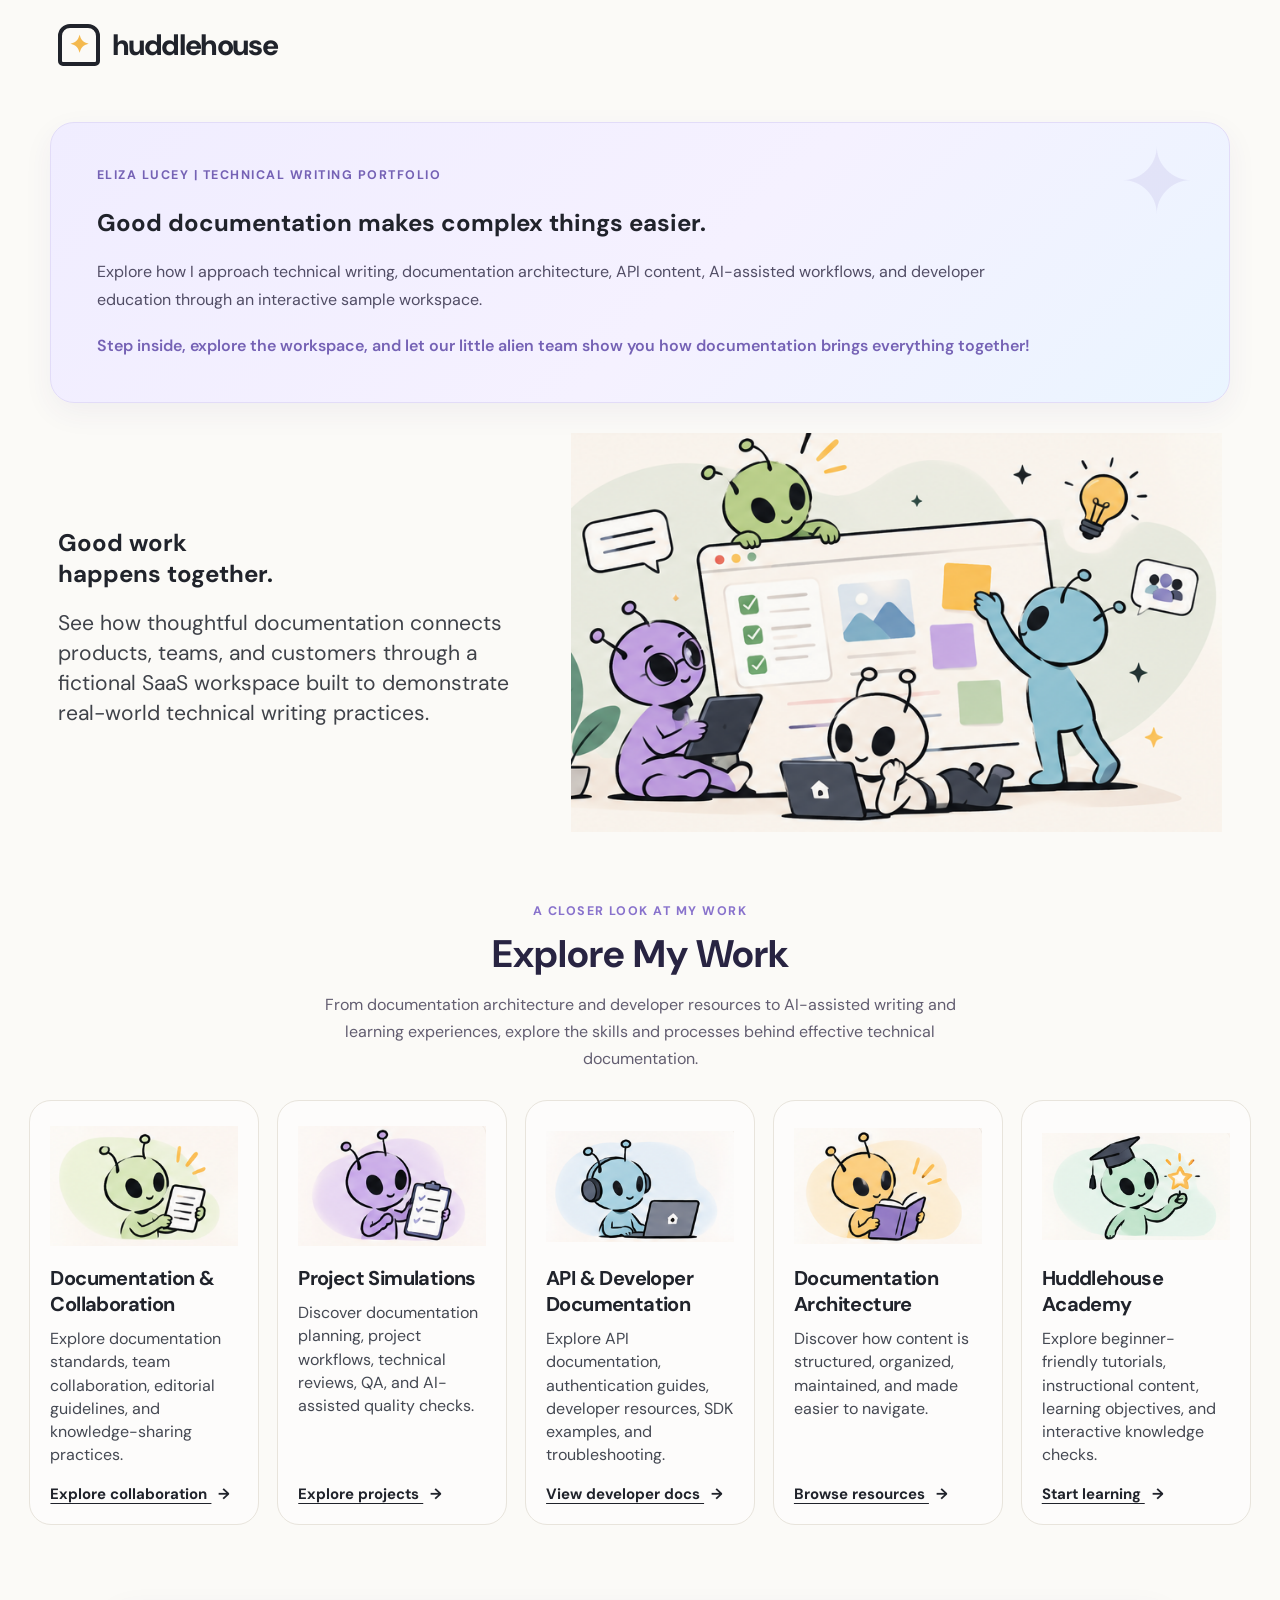
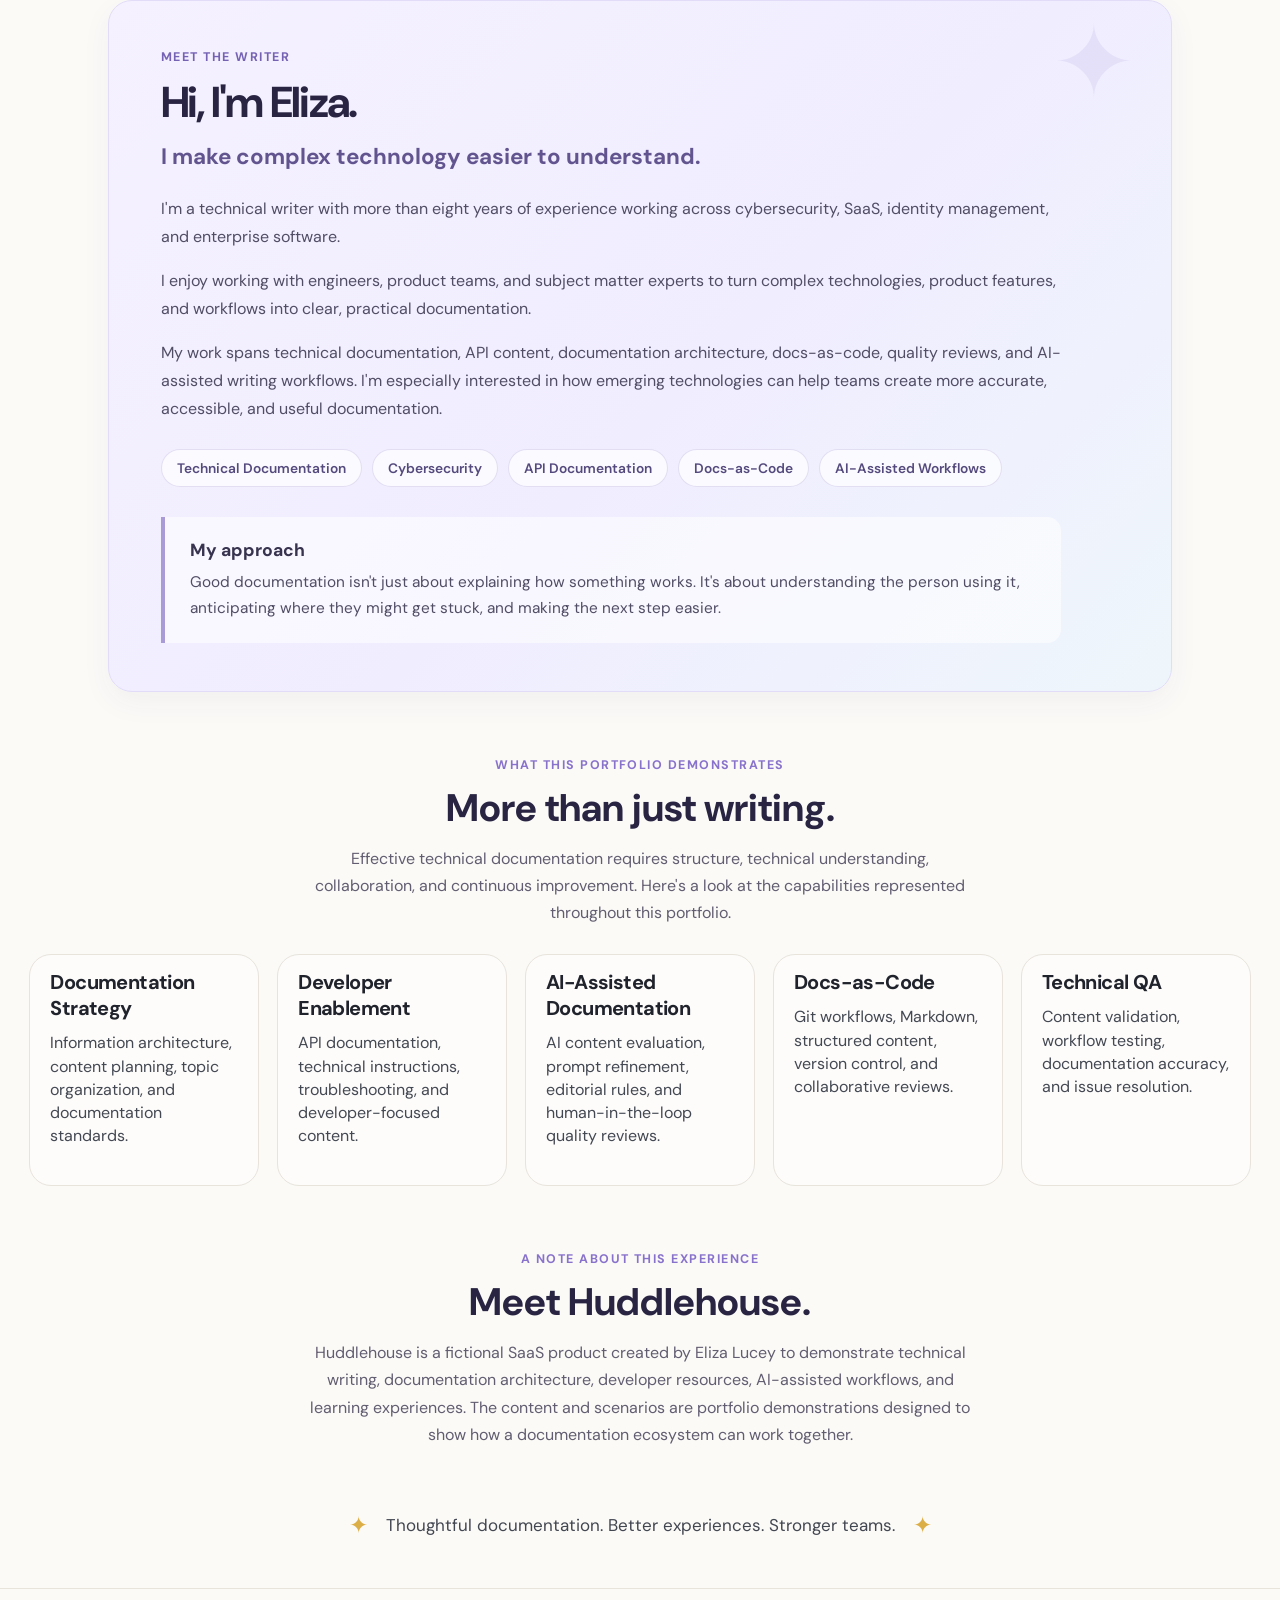
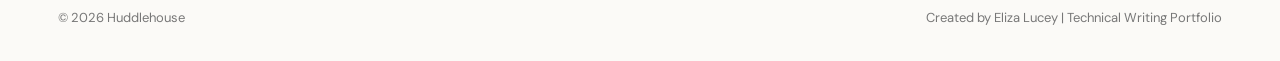
<file: index.html>
<!doctype html>
<html lang="en">
<head>
  <meta charset="utf-8">
  <meta name="viewport" content="width=device-width, initial-scale=1">
  <meta name="description" content="Explore Eliza Lucey's interactive technical writing portfolio featuring documentation architecture, API documentation, docs-as-code, AI-assisted workflows, project simulations, and developer education.">
  <title>Eliza Lucey | Technical Writing Portfolio — Huddlehouse</title>
  <link rel="stylesheet" href="styles.css">
</head>

<body>

  <header class="site-header">
    <a class="brand" href="#top" aria-label="Huddlehouse home">
      <span class="brand-mark" aria-hidden="true">✦</span>
      <span>huddlehouse</span>
    </a>
  </header>

  <main id="top">

    <!-- PORTFOLIO WELCOME -->
    <section class="portfolio-welcome" aria-labelledby="welcome-title">

      <div class="portfolio-welcome-content">

        <p class="eyebrow">ELIZA LUCEY | TECHNICAL WRITING PORTFOLIO</p>

        <h1 id="welcome-title">
          Good documentation makes complex things easier.
        </h1>

        <p>
          Explore how I approach technical writing, documentation
          architecture, API content, AI-assisted workflows, and
          developer education through an interactive sample workspace.
        </p>

        <p class="portfolio-signoff">
          Step inside, explore the workspace, and let our little
          alien team show you how documentation brings everything together!
        </p>

      </div>
    </section>


    <!-- MAIN HERO -->
    <section class="hero" aria-labelledby="hero-title">

      <div class="hero-copy">

        <p class="eyebrow">INSIDE THE HUDDLEHOUSE WORKSPACE</p>

        <h2 id="hero-title">
          Good work<br>happens together.
        </h2>

        <p class="hero-description">
          See how thoughtful documentation connects products,
          teams, and customers through a fictional SaaS workspace
          built to demonstrate real-world technical writing practices.
        </p>

      </div>

      <div class="hero-art">
        <img
          src="assets/hero-aliens.png"
          alt="Friendly little alien teammates collaborating around a shared workspace">
      </div>

    </section>


    <!-- EXPLORE MY WORK -->
    <section class="portfolio-sections-intro" aria-labelledby="explore-title">

      <p class="eyebrow">A CLOSER LOOK AT MY WORK</p>

      <h2 id="explore-title">Explore My Work</h2>

      <p>
        From documentation architecture and developer resources
        to AI-assisted writing and learning experiences, explore
        the skills and processes behind effective technical documentation.
      </p>

    </section>


    <!-- PORTFOLIO FEATURE CARDS -->
    <section
      id="platform"
      class="features"
      aria-label="Explore Eliza Lucey's technical writing portfolio">

      <article class="feature-card" id="huddle">

        <img
          src="assets/mascot-1.png"
          alt="Alien mascot sharing a document">

        <h2>Documentation & Collaboration</h2>

        <p>
          Explore documentation standards, team collaboration,
          editorial guidelines, and knowledge-sharing practices.
        </p>

        <a href="huddle.html">
          Explore collaboration <span>→</span>
        </a>

      </article>


      <article class="feature-card" id="projects">

        <img
          src="assets/mascot-2.png"
          alt="Alien mascot organizing a checklist">

        <h2>Project Simulations</h2>

        <p>
          Discover documentation planning, project workflows,
          technical reviews, QA, and AI-assisted quality checks.
        </p>

        <a href="projects.html">
          Explore projects <span>→</span>
        </a>

      </article>


      <article class="feature-card" id="developer-hub">

        <img
          src="assets/mascot-4.png"
          alt="Alien mascot working on a laptop">

        <h2>API & Developer Documentation</h2>

        <p>
          Explore API documentation, authentication guides,
          developer resources, SDK examples, and troubleshooting.
        </p>

        <a href="developer.html">
          View developer docs <span>→</span>
        </a>

      </article>


      <article class="feature-card" id="library">

        <img
          src="assets/mascot-3.png"
          alt="Alien mascot reading a book">

        <h2>Documentation Architecture</h2>

        <p>
          Discover how content is structured, organized,
          maintained, and made easier to navigate.
        </p>

        <a href="library.html">
          Browse resources <span>→</span>
        </a>

      </article>


      <article class="feature-card" id="academy">

        <img
          src="assets/mascot-5.png"
          alt="Alien mascot celebrating learning">

        <h2>Huddlehouse Academy</h2>

        <p>
          Explore beginner-friendly tutorials, instructional
          content, learning objectives, and interactive knowledge checks.
        </p>

        <a href="academy.html">
          Start learning <span>→</span>
        </a>

      </article>

    </section>


    <!-- ABOUT ELIZA -->
    <section class="about-eliza" aria-labelledby="about-eliza-title">

      <div class="about-eliza-content">

        <p class="eyebrow">MEET THE WRITER</p>

        <h2 id="about-eliza-title">Hi, I'm Eliza.</h2>

        <h3>I make complex technology easier to understand.</h3>

        <p>
          I'm a technical writer with more than eight years of experience
          working across cybersecurity, SaaS, identity management,
          and enterprise software.
        </p>

        <p>
          I enjoy working with engineers, product teams, and subject
          matter experts to turn complex technologies, product features,
          and workflows into clear, practical documentation.
        </p>

        <p>
          My work spans technical documentation, API content,
          documentation architecture, docs-as-code, quality reviews,
          and AI-assisted writing workflows. I'm especially interested
          in how emerging technologies can help teams create more
          accurate, accessible, and useful documentation.
        </p>

        <div class="about-eliza-focus">
          <span>Technical Documentation</span>
          <span>Cybersecurity</span>
          <span>API Documentation</span>
          <span>Docs-as-Code</span>
          <span>AI-Assisted Workflows</span>
        </div>

        <div class="about-eliza-approach">

          <h3>My approach</h3>

          <p>
            Good documentation isn't just about explaining how
            something works. It's about understanding the person
            using it, anticipating where they might get stuck,
            and making the next step easier.
          </p>

        </div>

      </div>

    </section>


    <!-- PORTFOLIO CAPABILITIES -->
    <section class="portfolio-sections-intro" aria-labelledby="capabilities-title">

      <p class="eyebrow">WHAT THIS PORTFOLIO DEMONSTRATES</p>

      <h2 id="capabilities-title">More than just writing.</h2>

      <p>
        Effective technical documentation requires structure,
        technical understanding, collaboration, and continuous improvement.
        Here's a look at the capabilities represented throughout this portfolio.
      </p>

    </section>


    <section class="features" aria-label="Technical writing capabilities">

      <article class="feature-card">
        <h2>Documentation Strategy</h2>
        <p>
          Information architecture, content planning,
          topic organization, and documentation standards.
        </p>
      </article>

      <article class="feature-card">
        <h2>Developer Enablement</h2>
        <p>
          API documentation, technical instructions,
          troubleshooting, and developer-focused content.
        </p>
      </article>

      <article class="feature-card">
        <h2>AI-Assisted Documentation</h2>
        <p>
          AI content evaluation, prompt refinement,
          editorial rules, and human-in-the-loop quality reviews.
        </p>
      </article>

      <article class="feature-card">
        <h2>Docs-as-Code</h2>
        <p>
          Git workflows, Markdown, structured content,
          version control, and collaborative reviews.
        </p>
      </article>

      <article class="feature-card">
        <h2>Technical QA</h2>
        <p>
          Content validation, workflow testing,
          documentation accuracy, and issue resolution.
        </p>
      </article>

    </section>


    <!-- ABOUT THIS PORTFOLIO -->
    <section class="portfolio-sections-intro" aria-labelledby="about-title">

      <p class="eyebrow">A NOTE ABOUT THIS EXPERIENCE</p>

      <h2 id="about-title">Meet Huddlehouse.</h2>

      <p>
        Huddlehouse is a fictional SaaS product created by Eliza Lucey
        to demonstrate technical writing, documentation architecture,
        developer resources, AI-assisted workflows, and learning experiences.
        The content and scenarios are portfolio demonstrations designed
        to show how a documentation ecosystem can work together.
      </p>

    </section>


    <!-- BOTTOM NOTE -->
    <div class="bottom-note">
      <span class="sparkle">✦</span>
      Thoughtful documentation. Better experiences. Stronger teams.
      <span class="sparkle">✦</span>
    </div>

  </main>


  <!-- FOOTER -->
  <footer>
    <span>© 2026 Huddlehouse</span>
    <span>Created by Eliza Lucey | Technical Writing Portfolio</span>
  </footer>

</body>
</html>
</file>
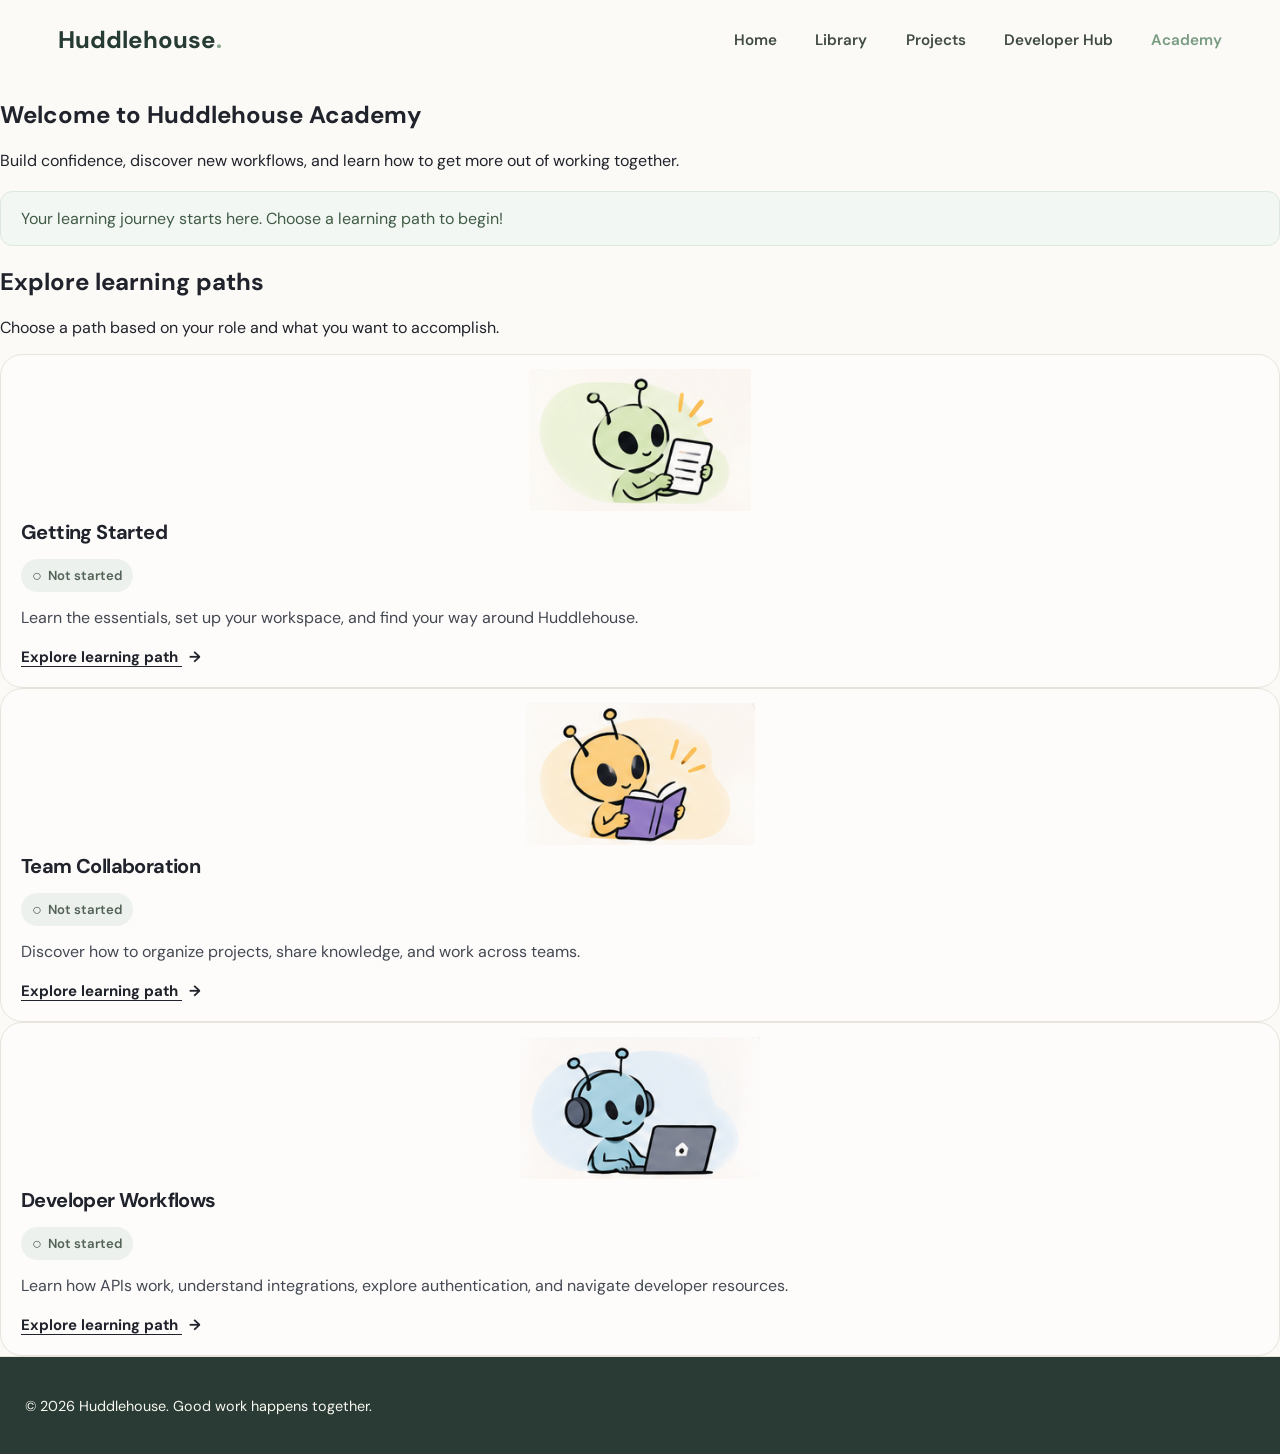
<file: academy.html>
<!DOCTYPE html>
<html lang="en">
<head>
  <meta charset="UTF-8">
  <meta name="viewport" content="width=device-width, initial-scale=1.0">
  <title>Huddlehouse Academy</title>
  <link rel="stylesheet" href="styles.css">

  <style>
    .academy-progress {
      margin-top: 20px;
      padding: 16px 20px;
      background: #f3f7f3;
      border: 1px solid #dce8dd;
      border-radius: 12px;
      color: #405b46;
    }

    .academy-progress p {
      margin: 0;
    }

    .course-status {
      display: inline-flex;
      align-items: center;
      gap: 6px;
      margin: 4px 0 14px;
      padding: 6px 11px;
      border-radius: 20px;
      background: #edf1ed;
      color: #536257;
      font-size: 0.82rem;
      font-weight: 600;
    }

    .course-status.completed {
      background: #e3f2e5;
      color: #347346;
    }

    .course-status .status-icon {
      font-size: 1rem;
    }
  </style>
</head>

<body>

  <header class="site-header">
    <a href="index.html" class="logo">Huddlehouse<span>.</span></a>

    <nav class="main-nav">
      <a href="index.html">Home</a>
      <a href="library.html">Library</a>
      <a href="index.html#projects">Projects</a>
      <a href="developer.html">Developer Hub</a>
      <a href="academy.html" class="active">Academy</a>
    </nav>
  </header>

  <main>
    <section class="page-hero">
      <p class="eyebrow">LEARN · PRACTICE · GROW</p>
      <h1>Welcome to Huddlehouse Academy</h1>
      <p>Build confidence, discover new workflows, and learn how to get more out of working together.</p>

      <div class="academy-progress" id="academyProgress">
        <p id="progressMessage">Your learning journey starts here. Choose a learning path to begin!</p>
      </div>
    </section>

    <section class="content-section">
      <h2>Explore learning paths</h2>
      <p>Choose a path based on your role and what you want to accomplish.</p>

      <div class="feature-grid">

        <article class="feature-card">
          <img src="assets/mascot-1.png" alt="Huddlehouse mascot welcoming new users">

          <h2>Getting Started</h2>

          <span class="course-status" id="gettingStartedStatus">
            <span class="status-icon">○</span>
            Not started
          </span>

          <p>Learn the essentials, set up your workspace, and find your way around Huddlehouse.</p>

          <a href="article.html?doc=academy-getting-started" id="gettingStartedLink">
            Explore learning path <span>→</span>
          </a>
        </article>

        <article class="feature-card">
          <img src="assets/mascot-3.png" alt="Huddlehouse mascot organizing documents">

          <h2>Team Collaboration</h2>

          <span class="course-status" id="teamCollaborationStatus">
            <span class="status-icon">○</span>
            Not started
          </span>

          <p>Discover how to organize projects, share knowledge, and work across teams.</p>

          <a href="article.html?doc=team-collaboration" id="teamCollaborationLink">
            Explore learning path <span>→</span>
          </a>
        </article>

        <article class="feature-card">
          <img src="assets/mascot-4.png" alt="Huddlehouse mascot working on a laptop">

          <h2>Developer Workflows</h2>

          <span class="course-status" id="developerWorkflowsStatus">
            <span class="status-icon">○</span>
            Not started
          </span>

          <p>Learn how APIs work, understand integrations, explore authentication, and navigate developer resources.</p>

          <a href="article.html?doc=developer-workflows" id="developerWorkflowsLink">
            Explore learning path <span>→</span>
          </a>
        </article>

      </div>
    </section>
  </main>

  <footer class="site-footer">
    <p>© 2026 Huddlehouse. Good work happens together.</p>
  </footer>

  <script>
    const gettingStartedCompleted =
      localStorage.getItem("huddlehouse-course-getting-started") === "completed";

    const teamCollaborationCompleted =
      localStorage.getItem("huddlehouse-course-team-collaboration") === "completed";

    const developerWorkflowsCompleted =
      localStorage.getItem("huddlehouse-course-developer-workflows") === "completed";

    const gettingStartedStatus =
      document.getElementById("gettingStartedStatus");

    const teamCollaborationStatus =
      document.getElementById("teamCollaborationStatus");

    const developerWorkflowsStatus =
      document.getElementById("developerWorkflowsStatus");

    const progressMessage =
      document.getElementById("progressMessage");

    const gettingStartedLink =
      document.getElementById("gettingStartedLink");

    const teamCollaborationLink =
      document.getElementById("teamCollaborationLink");

    const developerWorkflowsLink =
      document.getElementById("developerWorkflowsLink");

    function markCompleted(statusElement) {
      statusElement.classList.add("completed");
      statusElement.innerHTML =
        '<span class="status-icon">✓</span> Completed';
    }

    if (gettingStartedCompleted) {
      markCompleted(gettingStartedStatus);

      gettingStartedLink.innerHTML =
        'Review course material <span>→</span>';
    }

    if (teamCollaborationCompleted) {
      markCompleted(teamCollaborationStatus);

      teamCollaborationLink.innerHTML =
        'Review course material <span>→</span>';
    }

    if (developerWorkflowsCompleted) {
      markCompleted(developerWorkflowsStatus);

      developerWorkflowsLink.innerHTML =
        'Review course material <span>→</span>';
    }

    const completedCourses = [
      gettingStartedCompleted,
      teamCollaborationCompleted,
      developerWorkflowsCompleted
    ].filter(Boolean).length;

    if (completedCourses === 3) {
      progressMessage.textContent =
        "🎉 Amazing work! You've completed all three Huddlehouse Academy learning paths. You're officially a Huddlehouse learning superstar!";
    } else if (completedCourses === 2) {
      progressMessage.textContent =
        "🎉 Fantastic progress! You've completed 2 of 3 learning paths. One more to go!";
    } else if (completedCourses === 1) {
      progressMessage.textContent =
        "🎉 Great work! You've completed 1 of 3 learning paths. Keep exploring and learning!";
    } else {
      progressMessage.textContent =
        "Your learning journey starts here. Choose a learning path to begin!";
    }
  </script>

</body>
</html>
</file>
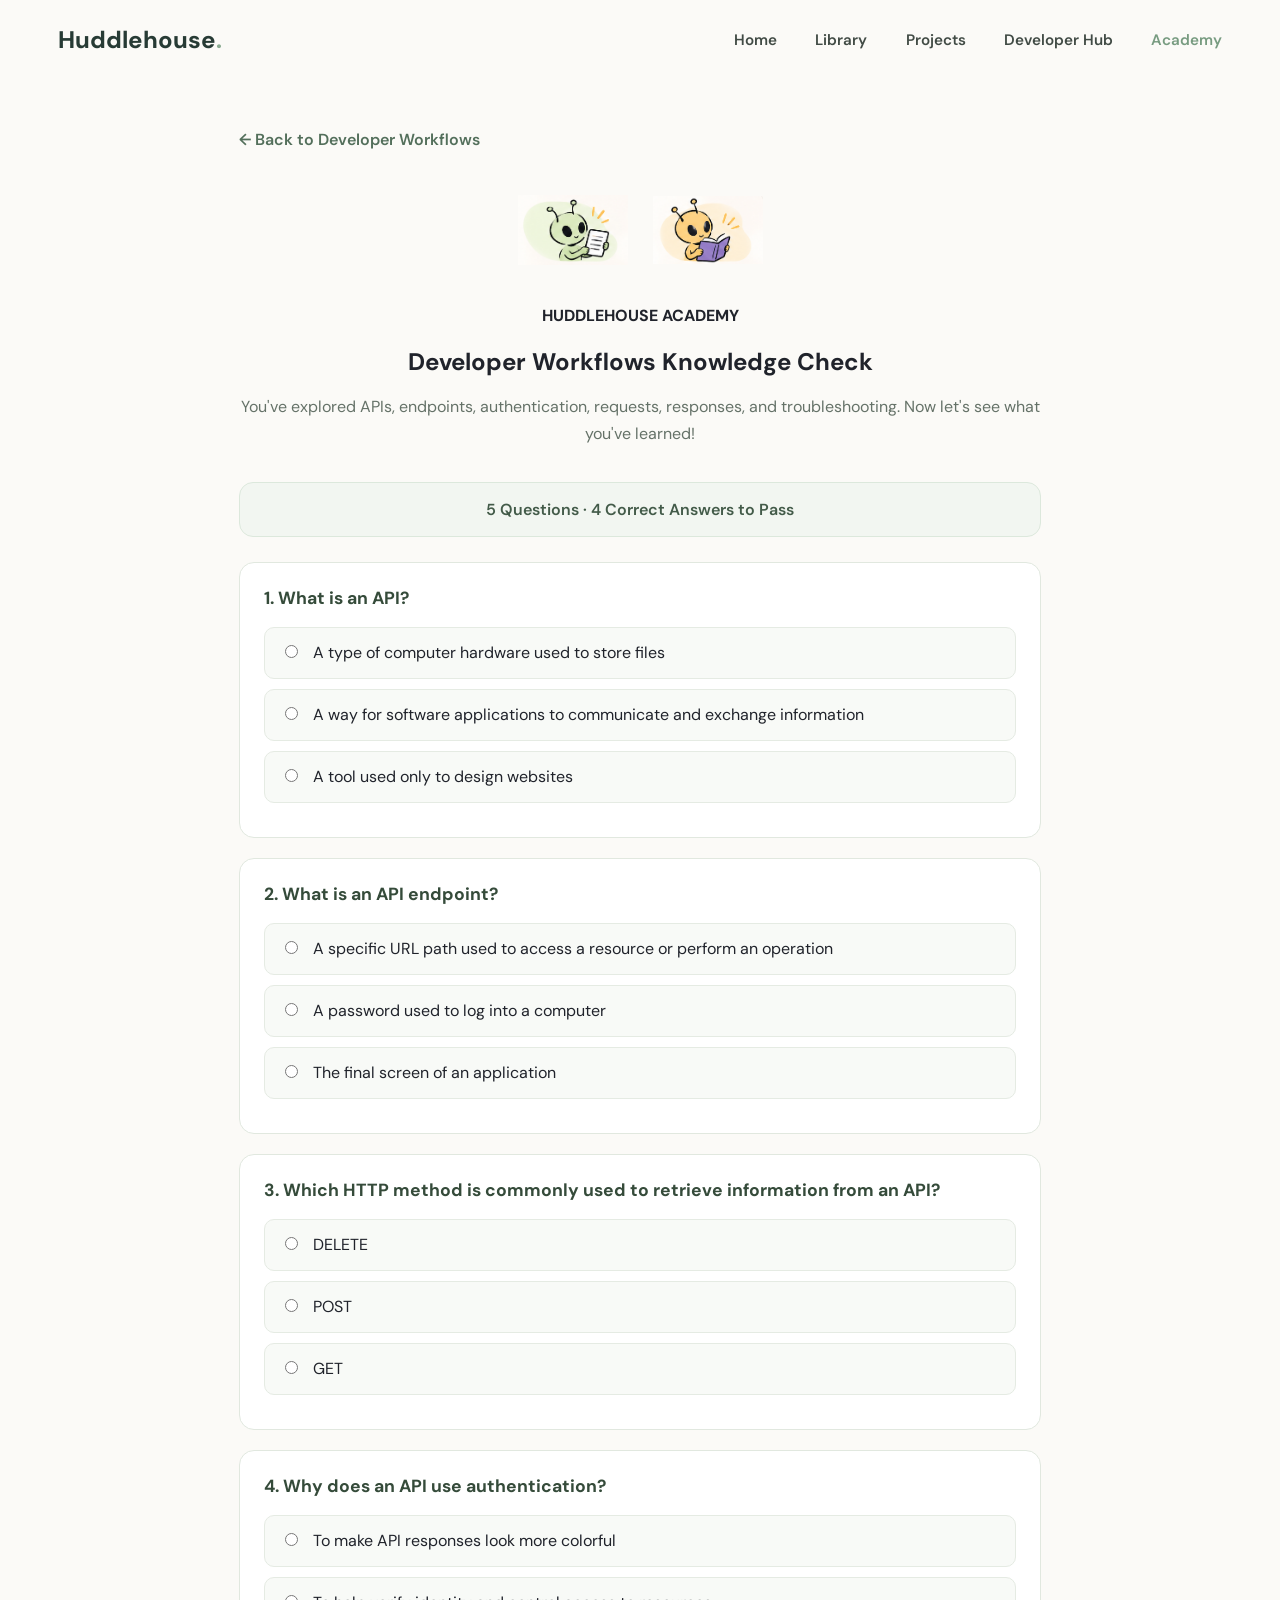
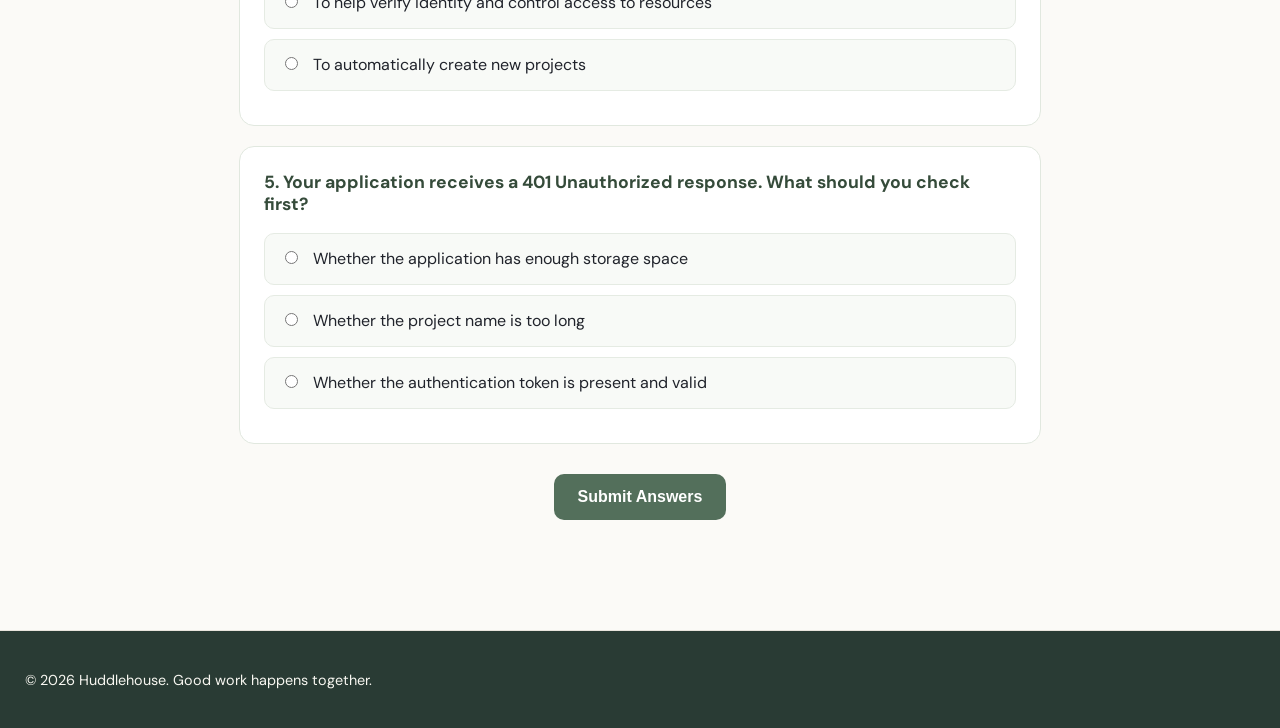
<file: developer-workflows-quiz.html>
<!DOCTYPE html>
<html lang="en">
<head>
    <meta charset="UTF-8">
    <meta name="viewport" content="width=device-width, initial-scale=1.0">
    <title>Developer Workflows Knowledge Check | Huddlehouse</title>
    <link rel="stylesheet" href="styles.css">

    <style>
        .quiz-container {
            max-width: 850px;
            margin: 50px auto;
            padding: 0 24px 60px;
        }

        .quiz-header {
            text-align: center;
            margin-bottom: 35px;
        }

        .quiz-mascots {
            display: flex;
            justify-content: center;
            align-items: center;
            gap: 25px;
            margin-bottom: 20px;
        }

        .quiz-mascots img {
            width: 110px;
            height: 110px;
            object-fit: contain;
        }

        .quiz-header h1 {
            margin-bottom: 12px;
        }

        .quiz-intro {
            color: #657268;
            line-height: 1.7;
        }

        .quiz-progress {
            background: #f2f6f1;
            border: 1px solid #dce8dc;
            border-radius: 14px;
            padding: 16px 20px;
            margin-bottom: 25px;
            text-align: center;
        }

        .quiz-progress p {
            margin: 0;
            font-weight: 600;
            color: #435b49;
        }

        .quiz-question {
            background: #ffffff;
            border: 1px solid #e1e8df;
            border-radius: 15px;
            padding: 24px;
            margin-bottom: 20px;
        }

        .quiz-question h2 {
            font-size: 1.1rem;
            margin: 0 0 18px;
            color: #354b3a;
        }

        .quiz-option {
            display: flex;
            align-items: flex-start;
            gap: 12px;
            padding: 13px 15px;
            margin: 10px 0;
            background: #f8faf7;
            border: 1px solid #e5ebe3;
            border-radius: 10px;
            cursor: pointer;
            transition: background 0.2s ease, border-color 0.2s ease;
        }

        .quiz-option:hover {
            background: #eef4ed;
            border-color: #a9bda9;
        }

        .quiz-option input {
            margin-top: 4px;
            accent-color: #536f5b;
        }

        .quiz-option span {
            line-height: 1.5;
        }

        .quiz-actions {
            display: flex;
            flex-wrap: wrap;
            gap: 12px;
            justify-content: center;
            margin-top: 30px;
        }

        .quiz-button {
            border: none;
            border-radius: 10px;
            padding: 14px 24px;
            font-size: 1rem;
            font-weight: 700;
            cursor: pointer;
            background: #536f5b;
            color: white;
            transition: background 0.2s ease;
        }

        .quiz-button:hover {
            background: #405a47;
        }

        .quiz-button.secondary {
            background: #eaf0e9;
            color: #405a47;
        }

        .quiz-button.secondary:hover {
            background: #dce8dc;
        }

        .quiz-button:focus-visible,
        .quiz-option:focus-within {
            outline: 3px solid #8ba995;
            outline-offset: 3px;
        }

        .quiz-results {
            display: none;
            margin-top: 30px;
            padding: 25px;
            border-radius: 15px;
            background: #f2f6f1;
            border: 1px solid #dce8dc;
        }

        .quiz-results h2 {
            color: #354b3a;
            margin-top: 0;
        }

        .quiz-results p {
            line-height: 1.6;
        }

        .question-feedback {
            display: none;
            margin-top: 15px;
            padding: 13px 15px;
            border-radius: 10px;
            line-height: 1.6;
        }

        .question-feedback.correct {
            display: block;
            background: #eaf5eb;
            border: 1px solid #c7e2cb;
            color: #285b35;
        }

        .question-feedback.incorrect {
            display: block;
            background: #fff1ec;
            border: 1px solid #f0d0c4;
            color: #87452f;
        }

        .quiz-question.correct-question {
            border-color: #9ac5a0;
        }

        .quiz-question.incorrect-question {
            border-color: #e5b6a5;
        }

        .quiz-message {
            display: none;
            margin: 20px 0;
            padding: 14px 18px;
            border-radius: 10px;
            background: #fff4df;
            color: #76551c;
        }

        .quiz-back-link {
            display: inline-block;
            margin-bottom: 25px;
            color: #536f5b;
            font-weight: 600;
            text-decoration: none;
        }

        .quiz-back-link:hover {
            text-decoration: underline;
        }

        @media (max-width: 600px) {
            .quiz-container {
                margin-top: 30px;
                padding: 0 16px 40px;
            }

            .quiz-question {
                padding: 18px;
            }

            .quiz-mascots img {
                width: 85px;
                height: 85px;
            }

            .quiz-button {
                width: 100%;
            }
        }
    </style>
</head>

<body>

    <header class="site-header">
        <a href="index.html" class="logo">Huddlehouse<span>.</span></a>

        <nav class="main-nav">
            <a href="index.html">Home</a>
            <a href="library.html">Library</a>
            <a href="index.html#projects">Projects</a>
            <a href="developer.html">Developer Hub</a>
            <a href="academy.html" class="active">Academy</a>
        </nav>
    </header>

    <main class="quiz-container">

        <a href="article.html?doc=developer-workflows" class="quiz-back-link">
            ← Back to Developer Workflows
        </a>

        <section class="quiz-header">

            <div class="quiz-mascots">
                <img src="assets/mascot-1.png" alt="Nova, your developer guide">
                <img src="assets/mascot-3.png" alt="Pip, your curious learner">
            </div>

            <p><strong>HUDDLEHOUSE ACADEMY</strong></p>

            <h1>Developer Workflows Knowledge Check</h1>

            <p class="quiz-intro">
                You've explored APIs, endpoints, authentication, requests,
                responses, and troubleshooting. Now let's see what you've learned!
            </p>

        </section>

        <div class="quiz-progress">
            <p>5 Questions · 4 Correct Answers to Pass</p>
        </div>

        <div id="quizMessage" class="quiz-message" role="alert"></div>

        <form id="developerQuiz">

            <section class="quiz-question" data-question="0">
                <h2>1. What is an API?</h2>

                <label class="quiz-option">
                    <input type="radio" name="q1" value="a">
                    <span>A type of computer hardware used to store files</span>
                </label>

                <label class="quiz-option">
                    <input type="radio" name="q1" value="b">
                    <span>A way for software applications to communicate and exchange information</span>
                </label>

                <label class="quiz-option">
                    <input type="radio" name="q1" value="c">
                    <span>A tool used only to design websites</span>
                </label>

                <div class="question-feedback" aria-live="polite"></div>
            </section>

            <section class="quiz-question" data-question="1">
                <h2>2. What is an API endpoint?</h2>

                <label class="quiz-option">
                    <input type="radio" name="q2" value="a">
                    <span>A specific URL path used to access a resource or perform an operation</span>
                </label>

                <label class="quiz-option">
                    <input type="radio" name="q2" value="b">
                    <span>A password used to log into a computer</span>
                </label>

                <label class="quiz-option">
                    <input type="radio" name="q2" value="c">
                    <span>The final screen of an application</span>
                </label>

                <div class="question-feedback" aria-live="polite"></div>
            </section>

            <section class="quiz-question" data-question="2">
                <h2>3. Which HTTP method is commonly used to retrieve information from an API?</h2>

                <label class="quiz-option">
                    <input type="radio" name="q3" value="a">
                    <span>DELETE</span>
                </label>

                <label class="quiz-option">
                    <input type="radio" name="q3" value="b">
                    <span>POST</span>
                </label>

                <label class="quiz-option">
                    <input type="radio" name="q3" value="c">
                    <span>GET</span>
                </label>

                <div class="question-feedback" aria-live="polite"></div>
            </section>

            <section class="quiz-question" data-question="3">
                <h2>4. Why does an API use authentication?</h2>

                <label class="quiz-option">
                    <input type="radio" name="q4" value="a">
                    <span>To make API responses look more colorful</span>
                </label>

                <label class="quiz-option">
                    <input type="radio" name="q4" value="b">
                    <span>To help verify identity and control access to resources</span>
                </label>

                <label class="quiz-option">
                    <input type="radio" name="q4" value="c">
                    <span>To automatically create new projects</span>
                </label>

                <div class="question-feedback" aria-live="polite"></div>
            </section>

            <section class="quiz-question" data-question="4">
                <h2>5. Your application receives a 401 Unauthorized response. What should you check first?</h2>

                <label class="quiz-option">
                    <input type="radio" name="q5" value="a">
                    <span>Whether the application has enough storage space</span>
                </label>

                <label class="quiz-option">
                    <input type="radio" name="q5" value="b">
                    <span>Whether the project name is too long</span>
                </label>

                <label class="quiz-option">
                    <input type="radio" name="q5" value="c">
                    <span>Whether the authentication token is present and valid</span>
                </label>

                <div class="question-feedback" aria-live="polite"></div>
            </section>

            <div class="quiz-actions">
                <button type="submit" class="quiz-button" id="submitQuiz">
                    Submit Answers
                </button>

                <button type="button" class="quiz-button secondary" id="retryQuiz" style="display:none;">
                    Try Again
                </button>
            </div>

        </form>

        <section class="quiz-results" id="quizResults" aria-live="polite">
            <h2 id="resultTitle"></h2>
            <p id="resultScore"></p>
            <p id="resultMessage"></p>

            <div class="quiz-actions">
                <a href="academy.html" class="quiz-button" style="text-decoration:none;">
                    Back to Academy
                </a>
            </div>
        </section>

    </main>

    <footer class="site-footer">
        <p>© 2026 Huddlehouse. Good work happens together.</p>
    </footer>

    <script>
        const correctAnswers = {
            q1: "b",
            q2: "a",
            q3: "c",
            q4: "b",
            q5: "c"
        };

        const explanations = {
            q1: "An API allows different software applications to communicate and exchange information using agreed rules.",

            q2: "An endpoint is a specific URL path that an application uses to access an API resource or perform an operation.",

            q3: "GET is commonly used to retrieve information. For example, GET /v1/projects requests a list of projects.",

            q4: "Authentication helps verify who or what is making a request and whether access should be allowed.",

            q5: "A 401 Unauthorized response usually means authentication is missing or invalid. Check that the token is included and valid."
        };

        const quizForm = document.getElementById("developerQuiz");
        const quizMessage = document.getElementById("quizMessage");
        const quizResults = document.getElementById("quizResults");
        const submitButton = document.getElementById("submitQuiz");
        const retryButton = document.getElementById("retryQuiz");

        const passingScore = 4;
        const totalQuestions = 5;

        quizForm.addEventListener("submit", function(event) {
            event.preventDefault();

            let answeredCount = 0;

            for (let i = 1; i <= totalQuestions; i++) {
                const answer = quizForm.querySelector(
                    'input[name="q' + i + '"]:checked'
                );

                if (answer) {
                    answeredCount++;
                }
            }

            if (answeredCount < totalQuestions) {
                quizMessage.textContent =
                    "Please answer all five questions before submitting your quiz.";

                quizMessage.style.display = "block";
                quizMessage.scrollIntoView({
                    behavior: "smooth",
                    block: "center"
                });

                return;
            }

            quizMessage.style.display = "none";

            let score = 0;

            for (let i = 1; i <= totalQuestions; i++) {
                const question = quizForm.querySelector(
                    '[data-question="' + (i - 1) + '"]'
                );

                const selectedAnswer = quizForm.querySelector(
                    'input[name="q' + i + '"]:checked'
                );

                const feedback = question.querySelector(".question-feedback");

                const isCorrect =
                    selectedAnswer.value === correctAnswers["q" + i];

                question.classList.remove(
                    "correct-question",
                    "incorrect-question"
                );

                if (isCorrect) {
                    score++;

                    question.classList.add("correct-question");

                    feedback.className = "question-feedback correct";

                    feedback.innerHTML =
                        "<strong>✓ Correct!</strong> " +
                        explanations["q" + i];

                } else {
                    question.classList.add("incorrect-question");

                    feedback.className = "question-feedback incorrect";

                    feedback.innerHTML =
                        "<strong>✗ Not quite.</strong> " +
                        explanations["q" + i];
                }
            }

            const passed = score >= passingScore;

            const resultTitle = document.getElementById("resultTitle");
            const resultScore = document.getElementById("resultScore");
            const resultMessage = document.getElementById("resultMessage");

            resultScore.textContent =
                "You answered " + score + " out of " +
                totalQuestions + " questions correctly.";

            if (passed) {
                resultTitle.textContent = "🎉 You passed!";

                resultMessage.textContent =
                    "Amazing work! Nova and Pip are proud of you. " +
                    "You've completed the Developer Workflows learning path.";

                localStorage.setItem(
                    "huddlehouse-course-developer-workflows",
                    "completed"
                );

            } else {
                resultTitle.textContent = "Keep practicing!";

                resultMessage.textContent =
                    "You need at least " + passingScore +
                    " correct answers to pass. Review the explanations " +
                    "and try again. You've got this!";
            }

            quizResults.style.display = "block";
            submitButton.style.display = "none";
            retryButton.style.display = "inline-block";

            quizForm.querySelectorAll("input").forEach(input => {
                input.disabled = true;
            });

            quizResults.scrollIntoView({
                behavior: "smooth",
                block: "center"
            });
        });

        retryButton.addEventListener("click", function() {
            quizForm.reset();

            quizForm.querySelectorAll("input").forEach(input => {
                input.disabled = false;
            });

            quizForm.querySelectorAll(".quiz-question").forEach(question => {
                question.classList.remove(
                    "correct-question",
                    "incorrect-question"
                );

                const feedback = question.querySelector(".question-feedback");

                feedback.className = "question-feedback";
                feedback.textContent = "";
            });

            quizResults.style.display = "none";
            quizMessage.style.display = "none";

            submitButton.style.display = "inline-block";
            retryButton.style.display = "none";

            window.scrollTo({
                top: 0,
                behavior: "smooth"
            });
        });
    </script>

</body>
</html>
</file>
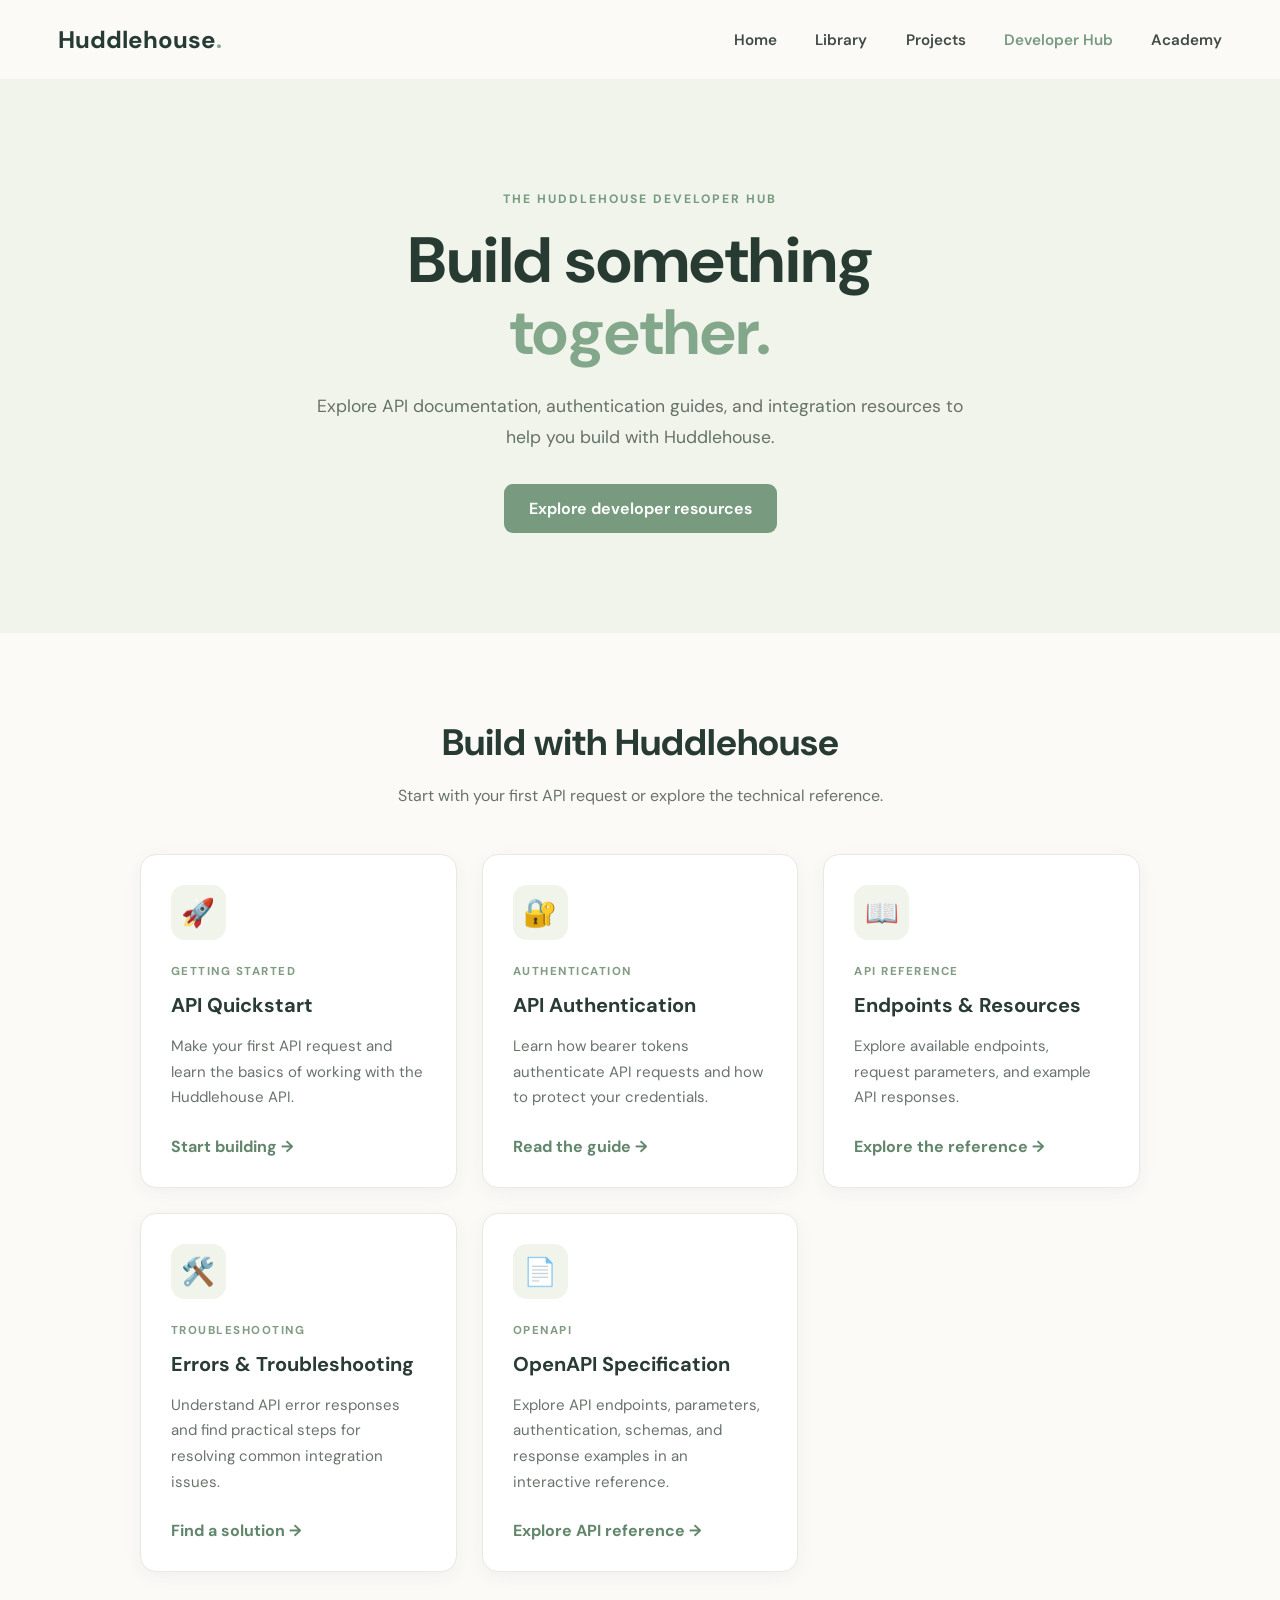
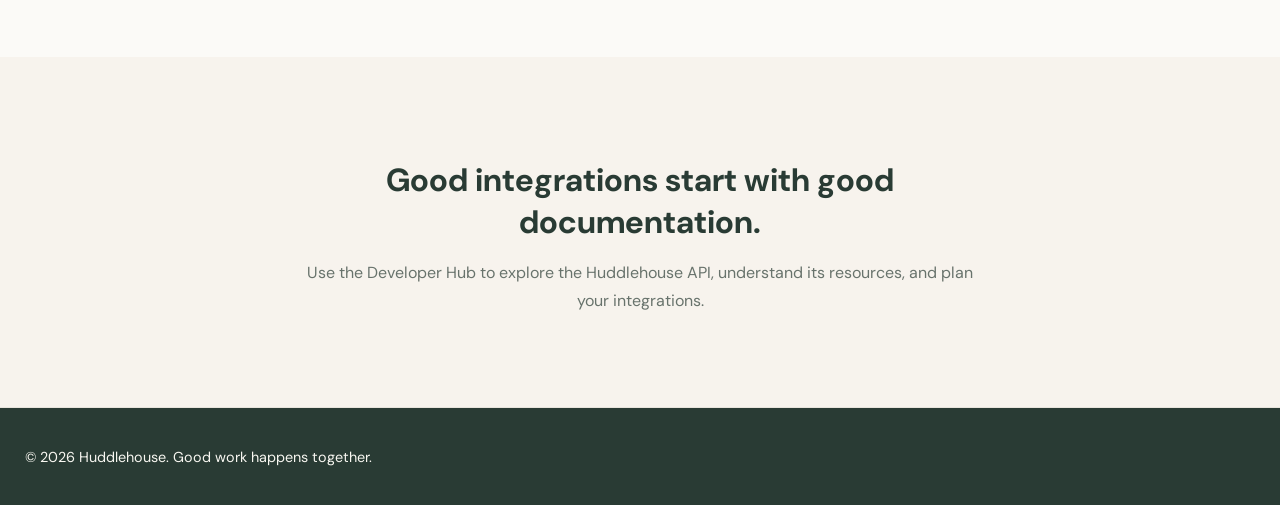
<file: developer.html>
<!DOCTYPE html>
<html lang="en">
<head>
    <meta charset="UTF-8">
    <meta name="viewport" content="width=device-width, initial-scale=1.0">
    <meta name="description" content="Explore the Huddlehouse API, integration guides, authentication requirements, and developer resources. Everything you need to start building with Huddlehouse.">
    <title>Developer Hub | Huddlehouse</title>
    <link rel="stylesheet" href="styles.css">
</head>
<body>

    <header class="site-header">
        <a href="index.html" class="logo">Huddlehouse<span>.</span></a>

        <nav class="main-nav">
            <a href="index.html">Home</a>
            <a href="library.html">Library</a>
            <a href="index.html#projects">Projects</a>
            <a href="developer.html" class="active">Developer Hub</a>
            <a href="index.html#academy">Academy</a>
        </nav>
    </header>

    <main>
        <section class="library-hero">
            <div class="library-hero-content">
                <p class="eyebrow">THE HUDDLEHOUSE DEVELOPER HUB</p>
                <h1>Build something <span>together.</span></h1>
                <p>
                    Explore API documentation, authentication guides, and
                    integration resources to help you build with Huddlehouse.
                </p>
                <a href="#documentation" class="primary-button">Explore developer resources</a>
            </div>
        </section>

        <section class="library-content" id="documentation">
            <div class="section-heading">
                <p class="eyebrow">DEVELOPER RESOURCES</p>
                <h2>Build with Huddlehouse</h2>
                <p>Start with your first API request or explore the technical reference.</p>
            </div>

            <div class="documentation-grid">

                <article class="documentation-card">
                    <div class="documentation-icon">🚀</div>
                    <p class="card-category">GETTING STARTED</p>
                    <h3>API Quickstart</h3>
                    <p>
                        Make your first API request and learn the basics
                        of working with the Huddlehouse API.
                    </p>
                    <a href="article.html?doc=quickstart">
                        Start building →
                    </a>
                </article>

                <article class="documentation-card">
                    <div class="documentation-icon">🔐</div>
                    <p class="card-category">AUTHENTICATION</p>
                    <h3>API Authentication</h3>
                    <p>
                        Learn how bearer tokens authenticate API requests
                        and how to protect your credentials.
                    </p>
                    <a href="article.html?doc=authentication">
                        Read the guide →
                    </a>
                </article>

                <article class="documentation-card">
                    <div class="documentation-icon">📖</div>
                    <p class="card-category">API REFERENCE</p>
                    <h3>Endpoints & Resources</h3>
                    <p>
                        Explore available endpoints, request parameters,
                        and example API responses.
                    </p>
                    <a href="article.html?doc=api-reference">
                        Explore the reference →
                    </a>
                </article>

                <article class="documentation-card">
                    <div class="documentation-icon">🛠️</div>
                    <p class="card-category">TROUBLESHOOTING</p>
                    <h3>Errors & Troubleshooting</h3>
                    <p>
                        Understand API error responses and find practical
                        steps for resolving common integration issues.
                    </p>
                    <a href="article.html?doc=errors">
                        Find a solution →
                    </a>
                </article>

                <article class="documentation-card">
                    <div class="documentation-icon">📄</div>
                    <p class="card-category">OPENAPI</p>
                    <h3>OpenAPI Specification</h3>
                    <p>
                        Explore API endpoints, parameters, authentication,
                        schemas, and response examples in an interactive reference.
                    </p>
                    <a href="api-reference.html">
                         Explore API reference →
                    </a>
                </article>

            </div>
        </section>

        <section class="library-help">
            <div>
                <p class="eyebrow">BUILD WITH CONFIDENCE</p>
                <h2>Good integrations start with good documentation.</h2>
                <p>
                    Use the Developer Hub to explore the Huddlehouse API,
                    understand its resources, and plan your integrations.
                </p>
            </div>
        </section>
    </main>

    <footer class="site-footer">
        <p>© 2026 Huddlehouse. Good work happens together.</p>
    </footer>

</body>
</html>
</file>
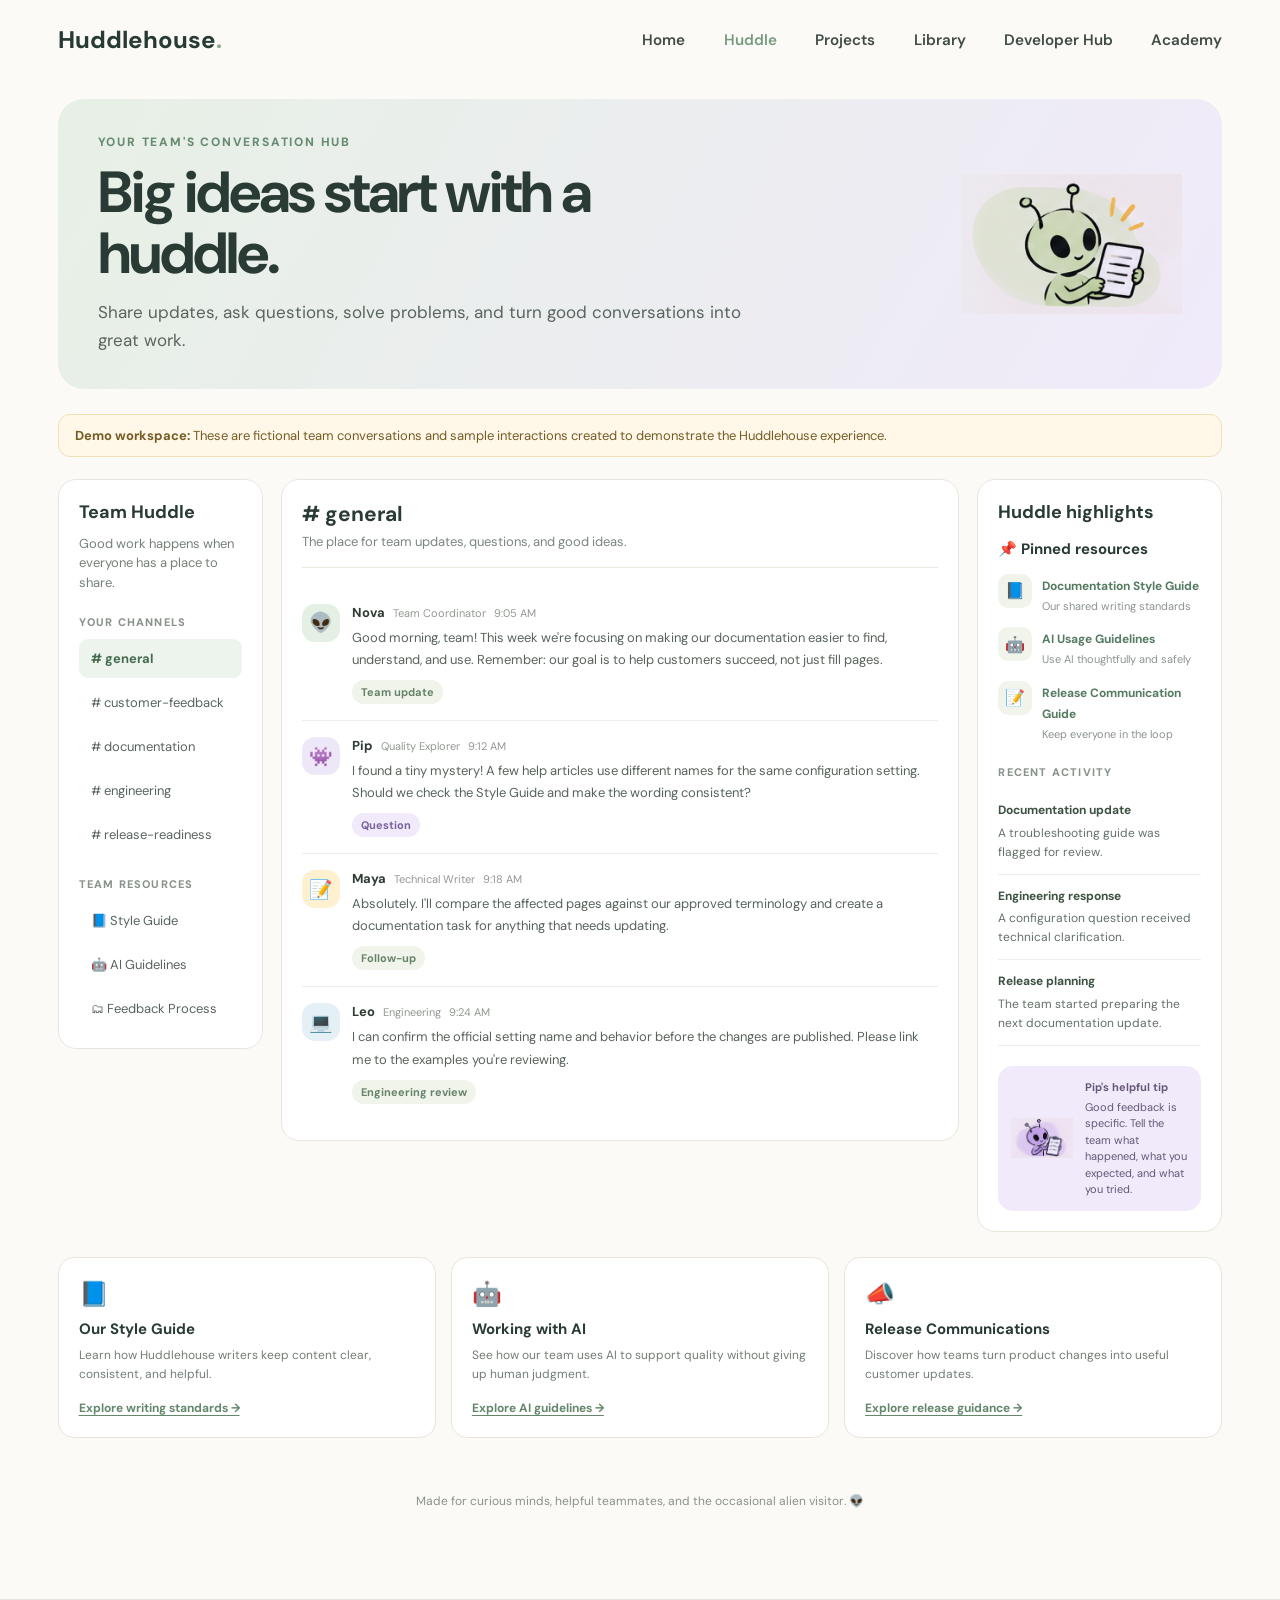
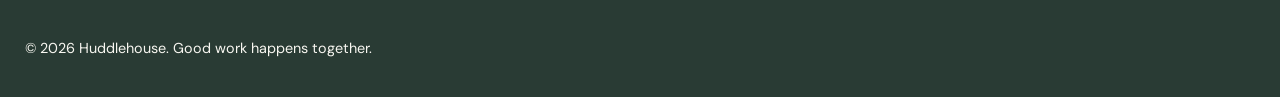
<file: huddle.html>
<!DOCTYPE html>
<html lang="en">
<head>
  <meta charset="UTF-8">
  <meta name="viewport" content="width=device-width, initial-scale=1">
  <meta name="description" content="Huddlehouse Huddle — bring your team together, share knowledge, and turn conversations into progress.">
  <title>Huddle | Huddlehouse</title>
  <link rel="stylesheet" href="styles.css">

  <style>
    .huddle-page {
      max-width: 1450px;
      margin: 0 auto;
      padding: 20px 4.5% 70px;
    }

    .huddle-hero {
      background: linear-gradient(120deg, #e7f0e5, #f0eafa);
      border-radius: 26px;
      padding: 35px 40px;
      display: flex;
      align-items: center;
      justify-content: space-between;
      gap: 25px;
      margin-bottom: 25px;
    }

    .huddle-hero-copy { max-width: 650px; }

    .huddle-eyebrow {
      color: #668b70;
      font-size: 12px;
      font-weight: 800;
      letter-spacing: 1.8px;
      text-transform: uppercase;
      margin: 0 0 12px;
    }

    .huddle-hero h1 {
      color: #293b34;
      font-size: clamp(36px, 5vw, 58px);
      line-height: 1.05;
      letter-spacing: -2px;
      margin: 0 0 14px;
    }

    .huddle-hero p:not(.huddle-eyebrow) {
      color: #58655d;
      font-size: 17px;
      line-height: 1.65;
      margin: 0;
    }

    .huddle-hero-art {
      width: 220px;
      max-width: 32%;
      flex-shrink: 0;
    }

    .huddle-hero-art img {
      display: block;
      width: 100%;
      height: 170px;
      object-fit: contain;
      mix-blend-mode: multiply;
    }

    .prototype-banner {
      background: #fff8e8;
      border: 1px solid #f1dfb6;
      color: #765b25;
      border-radius: 12px;
      padding: 12px 16px;
      font-size: 13px;
      margin-bottom: 22px;
    }

    .huddle-workspace {
      display: grid;
      grid-template-columns: 205px minmax(0, 1fr) 245px;
      gap: 18px;
      align-items: start;
    }

    .huddle-panel {
      background: #fff;
      border: 1px solid #e9e5dd;
      border-radius: 18px;
      padding: 20px;
      min-width: 0;
    }

    .huddle-panel h2,
    .huddle-panel h3 {
      color: #293b34;
      margin-top: 0;
    }

    .huddle-panel h2 { font-size: 18px; }
    .huddle-panel h3 { font-size: 15px; }

    .channel-heading {
      font-size: 11px;
      color: #89928b;
      text-transform: uppercase;
      font-weight: 800;
      letter-spacing: 1.2px;
      margin: 23px 0 10px;
    }

    .channel-list {
      display: flex;
      flex-direction: column;
      gap: 5px;
    }

    .channel-button {
      border: 0;
      background: transparent;
      width: 100%;
      text-align: left;
      padding: 11px 12px;
      border-radius: 9px;
      color: #59645d;
      font: inherit;
      font-size: 13px;
      cursor: pointer;
      transition: background .2s ease;
    }

    .channel-button:hover,
    .channel-button.active {
      background: #edf4ed;
      color: #456b4e;
      font-weight: 700;
    }

    .channel-button:focus-visible,
    .resource-link:focus-visible,
    .huddle-button:focus-visible {
      outline: 3px solid #8ba995;
      outline-offset: 3px;
    }

    .channel-description {
      color: #778078;
      font-size: 13px;
      line-height: 1.5;
      margin: -5px 0 20px;
    }

    .conversation-header {
      border-bottom: 1px solid #eeeae2;
      padding-bottom: 17px;
      margin-bottom: 20px;
    }

    .conversation-header h2 {
      margin: 0 0 5px;
      color: #293b34;
      font-size: 21px;
    }

    .conversation-header p {
      margin: 0;
      color: #7b857e;
      font-size: 13px;
    }

    .message {
      display: flex;
      gap: 12px;
      padding: 16px 0;
      border-bottom: 1px solid #f0eee9;
    }

    .message:last-child { border-bottom: 0; }

    .avatar {
      flex: 0 0 38px;
      height: 38px;
      border-radius: 13px;
      display: grid;
      place-items: center;
      font-size: 19px;
    }

    .avatar.green { background: #e4f0e4; }
    .avatar.purple { background: #eee7f8; }
    .avatar.yellow { background: #fff1cf; }
    .avatar.blue { background: #e4f0f6; }

    .message-body { min-width: 0; }

    .message-meta {
      display: flex;
      flex-wrap: wrap;
      gap: 8px;
      align-items: baseline;
      margin-bottom: 6px;
    }

    .message-meta strong {
      color: #303b33;
      font-size: 13px;
    }

    .message-meta span {
      color: #929991;
      font-size: 11px;
    }

    .message-body p {
      color: #58635b;
      font-size: 13px;
      line-height: 1.7;
      margin: 0;
    }

    .message-tag {
      display: inline-block;
      margin-top: 9px;
      background: #f0f4eb;
      color: #66836a;
      padding: 5px 9px;
      border-radius: 20px;
      font-size: 11px;
      font-weight: 700;
    }

    .message-tag.purple-tag {
      background: #f0eafa;
      color: #78639d;
    }

    .message-tag.yellow-tag {
      background: #fff3d8;
      color: #8c6b2e;
    }

    .pinned-resource {
      display: flex;
      gap: 10px;
      align-items: flex-start;
      margin: 13px 0;
    }

    .resource-icon {
      width: 34px;
      height: 34px;
      flex: 0 0 34px;
      display: grid;
      place-items: center;
      background: #f0f4eb;
      border-radius: 10px;
    }

    .resource-link {
      color: #557b60;
      font-size: 12px;
      font-weight: 700;
      line-height: 1.5;
    }

    .resource-description {
      display: block;
      color: #8b938d;
      font-size: 11px;
      font-weight: 400;
      margin-top: 3px;
    }

    .activity-item {
      padding: 12px 0;
      border-bottom: 1px solid #f0eee9;
      color: #647068;
      font-size: 12px;
      line-height: 1.6;
    }

    .activity-item:last-child { border-bottom: 0; }

    .activity-item strong {
      color: #3c5142;
      display: block;
      margin-bottom: 3px;
    }

    .alien-tip {
      display: flex;
      gap: 12px;
      align-items: center;
      background: #f0eafa;
      border-radius: 15px;
      padding: 13px;
      margin-top: 20px;
    }

    .alien-tip img {
      width: 62px;
      height: 62px;
      object-fit: contain;
      mix-blend-mode: multiply;
    }

    .alien-tip p {
      color: #665779;
      font-size: 11px;
      line-height: 1.5;
      margin: 0;
    }

    .alien-tip strong {
      display: block;
      margin-bottom: 3px;
    }

    .huddle-quick-links {
      display: grid;
      grid-template-columns: repeat(3, 1fr);
      gap: 15px;
      margin-top: 25px;
    }

    .quick-link-card {
      background: #fff;
      border: 1px solid #e9e5dd;
      border-radius: 16px;
      padding: 20px;
    }

    .quick-link-card .quick-icon {
      font-size: 24px;
      margin-bottom: 10px;
    }

    .quick-link-card h3 {
      font-size: 15px;
      color: #293b34;
      margin: 0 0 7px;
    }

    .quick-link-card p {
      color: #737d75;
      font-size: 12px;
      line-height: 1.6;
      margin: 0 0 12px;
    }

    .quick-link-card a {
      color: #64876c;
      font-size: 12px;
      font-weight: 700;
      text-decoration: underline;
      text-underline-offset: 3px;
    }

    .huddle-footer {
      margin-top: 35px;
      padding: 20px;
      text-align: center;
      color: #89928b;
      font-size: 12px;
    }

    @media (max-width: 1050px) {
      .huddle-workspace {
        grid-template-columns: 190px minmax(0, 1fr);
      }

      .huddle-right-panel {
        grid-column: 1 / -1;
        display: grid;
        grid-template-columns: repeat(2, minmax(0, 1fr));
        gap: 20px;
      }

      .huddle-right-panel > h2 { grid-column: 1 / -1; }
      .huddle-quick-links { grid-template-columns: repeat(2, 1fr); }
    }

    @media (max-width: 700px) {
      .huddle-page { padding: 12px 5% 45px; }

      .huddle-hero {
        padding: 25px;
        flex-direction: column;
        align-items: flex-start;
      }

      .huddle-hero-art {
        width: 180px;
        max-width: 100%;
        align-self: center;
      }

      .huddle-workspace { grid-template-columns: 1fr; }

      .huddle-sidebar {
        order: 1;
      }

      .huddle-main {
        order: 2;
      }

      .huddle-right-panel {
        order: 3;
        grid-template-columns: 1fr;
      }

      .huddle-right-panel > h2 { grid-column: auto; }
      .huddle-quick-links { grid-template-columns: 1fr; }
    }
  </style>
</head>

<body>
  <header class="site-header">
    <a href="index.html" class="logo">Huddlehouse<span>.</span></a>
    <nav class="main-nav" aria-label="Main navigation">
      <a href="index.html">Home</a>
      <a href="huddle.html" class="active">Huddle</a>
      <a href="projects.html">Projects</a>
      <a href="library.html">Library</a>
      <a href="developer.html">Developer Hub</a>
      <a href="academy.html">Academy</a>
    </nav>
  </header>

  <main class="huddle-page">
    <section class="huddle-hero">
      <div class="huddle-hero-copy">
        <p class="huddle-eyebrow">Your team's conversation hub</p>
        <h1>Big ideas start with a huddle.</h1>
        <p>Share updates, ask questions, solve problems, and turn good conversations into great work.</p>
      </div>
      <div class="huddle-hero-art">
        <img src="assets/mascot-1.png" alt="Nova, a friendly Huddlehouse alien teammate">
      </div>
    </section>

    <div class="prototype-banner">
      <strong>Demo workspace:</strong> These are fictional team conversations and sample interactions created to demonstrate the Huddlehouse experience.
    </div>

    <section class="huddle-workspace" aria-label="Huddle workspace">
      <aside class="huddle-panel huddle-sidebar">
        <h2>Team Huddle</h2>
        <p class="channel-description">Good work happens when everyone has a place to share.</p>

        <p class="channel-heading">Your channels</p>
        <div class="channel-list" role="group" aria-label="Choose a channel">
          <button class="channel-button active" data-channel="general" aria-pressed="true"># general</button>
          <button class="channel-button" data-channel="feedback" aria-pressed="false"># customer-feedback</button>
          <button class="channel-button" data-channel="docs" aria-pressed="false"># documentation</button>
          <button class="channel-button" data-channel="engineering" aria-pressed="false"># engineering</button>
          <button class="channel-button" data-channel="releases" aria-pressed="false"># release-readiness</button>
        </div>

        <p class="channel-heading">Team resources</p>
        <div class="channel-list">
          <a class="channel-button" href="article.html?doc=huddle-style-guide">📘 Style Guide</a>
          <a class="channel-button" href="article.html?doc=huddle-ai-guidelines">🤖 AI Guidelines</a>
          <a class="channel-button" href="article.html?doc=huddle-feedback">🗂 Feedback Process</a>
        </div>
      </aside>

      <section class="huddle-panel huddle-main" aria-live="polite">
        <div class="conversation-header">
          <h2 id="channel-title"># general</h2>
          <p id="channel-description">The place for team updates, questions, and good ideas.</p>
        </div>
        <div id="conversation-feed"></div>
      </section>

      <aside class="huddle-panel huddle-right-panel">
        <h2>Huddle highlights</h2>

        <h3>📌 Pinned resources</h3>

        <div class="pinned-resource">
          <span class="resource-icon">📘</span>
          <div>
            <a class="resource-link" href="article.html?doc=huddle-style-guide">
              Documentation Style Guide
              <span class="resource-description">Our shared writing standards</span>
            </a>
          </div>
        </div>

        <div class="pinned-resource">
          <span class="resource-icon">🤖</span>
          <div>
            <a class="resource-link" href="article.html?doc=huddle-ai-guidelines">
              AI Usage Guidelines
              <span class="resource-description">Use AI thoughtfully and safely</span>
            </a>
          </div>
        </div>

        <div class="pinned-resource">
          <span class="resource-icon">📝</span>
          <div>
            <a class="resource-link" href="article.html?doc=huddle-release-communications">
              Release Communication Guide
              <span class="resource-description">Keep everyone in the loop</span>
            </a>
          </div>
        </div>

        <p class="channel-heading">Recent activity</p>

        <div class="activity-item">
          <strong>Documentation update</strong>
          A troubleshooting guide was flagged for review.
        </div>
        <div class="activity-item">
          <strong>Engineering response</strong>
          A configuration question received technical clarification.
        </div>
        <div class="activity-item">
          <strong>Release planning</strong>
          The team started preparing the next documentation update.
        </div>

        <div class="alien-tip">
          <img src="assets/mascot-2.png" alt="Pip, the curious Huddlehouse quality helper">
          <p><strong>Pip's helpful tip</strong>Good feedback is specific. Tell the team what happened, what you expected, and what you tried.</p>
        </div>
      </aside>
    </section>

    <section class="huddle-quick-links" aria-label="Explore Huddle resources">
      <article class="quick-link-card">
        <div class="quick-icon">📘</div>
        <h3>Our Style Guide</h3>
        <p>Learn how Huddlehouse writers keep content clear, consistent, and helpful.</p>
        <a href="article.html?doc=huddle-style-guide">Explore writing standards →</a>
      </article>

      <article class="quick-link-card">
        <div class="quick-icon">🤖</div>
        <h3>Working with AI</h3>
        <p>See how our team uses AI to support quality without giving up human judgment.</p>
        <a href="article.html?doc=huddle-ai-guidelines">Explore AI guidelines →</a>
      </article>

      <article class="quick-link-card">
        <div class="quick-icon">📣</div>
        <h3>Release Communications</h3>
        <p>Discover how teams turn product changes into useful customer updates.</p>
        <a href="article.html?doc=huddle-release-communications">Explore release guidance →</a>
      </article>
    </section>

    <div class="huddle-footer">
      Made for curious minds, helpful teammates, and the occasional alien visitor. 👽
    </div>
  </main>

  <footer class="site-footer">
    <p>© 2026 Huddlehouse. Good work happens together.</p>
  </footer>

  <script>
    const channelData = {
      general: {
        title: "# general",
        description: "The place for team updates, questions, and good ideas.",
        messages: [
          {
            name: "Nova",
            role: "Team Coordinator",
            time: "9:05 AM",
            avatar: "👽",
            color: "green",
            text: "Good morning, team! This week we're focusing on making our documentation easier to find, understand, and use. Remember: our goal is to help customers succeed, not just fill pages.",
            tag: "Team update"
          },
          {
            name: "Pip",
            role: "Quality Explorer",
            time: "9:12 AM",
            avatar: "👾",
            color: "purple",
            text: "I found a tiny mystery! A few help articles use different names for the same configuration setting. Should we check the Style Guide and make the wording consistent?",
            tag: "Question",
            tagClass: "purple-tag"
          },
          {
            name: "Maya",
            role: "Technical Writer",
            time: "9:18 AM",
            avatar: "📝",
            color: "yellow",
            text: "Absolutely. I'll compare the affected pages against our approved terminology and create a documentation task for anything that needs updating.",
            tag: "Follow-up"
          },
          {
            name: "Leo",
            role: "Engineering",
            time: "9:24 AM",
            avatar: "💻",
            color: "blue",
            text: "I can confirm the official setting name and behavior before the changes are published. Please link me to the examples you're reviewing.",
            tag: "Engineering review"
          }
        ]
      },
      feedback: {
        title: "# customer-feedback",
        description: "Customer questions are clues that help us improve the product and its documentation.",
        messages: [
          {
            name: "Sam",
            role: "Customer Support",
            time: "10:02 AM",
            avatar: "🎧",
            color: "blue",
            text: "A customer reported that the installation guide skips an important configuration prerequisite. They followed the steps but couldn't complete the setup.",
            tag: "New feedback",
            tagClass: "yellow-tag"
          },
          {
            name: "Maya",
            role: "Technical Writer",
            time: "10:15 AM",
            avatar: "📝",
            color: "yellow",
            text: "Thanks for flagging this. I'll reproduce the documented workflow, identify the missing prerequisite, and compare the instructions with the approved product behavior.",
            tag: "Documentation investigation"
          },
          {
            name: "Leo",
            role: "Engineering",
            time: "10:27 AM",
            avatar: "💻",
            color: "blue",
            text: "The setup requires a connection profile before the installation command is run. I'll verify the exact requirement and send the supported example.",
            tag: "Technical clarification"
          },
          {
            name: "Nova",
            role: "Team Coordinator",
            time: "10:35 AM",
            avatar: "👽",
            color: "green",
            text: "Great teamwork! Let's track this in Projects, update the guide, and share the fix with Support once the change is published.",
            tag: "Next step"
          }
        ]
      },
      docs: {
        title: "# documentation",
        description: "A shared space for writing questions, editorial decisions, and content improvements.",
        messages: [
          {
            name: "Maya",
            role: "Technical Writer",
            time: "11:03 AM",
            avatar: "📝",
            color: "yellow",
            text: "I've updated the draft installation guide. The revised version now includes the prerequisite, the command, an expected result, and a troubleshooting note.",
            tag: "Draft updated"
          },
          {
            name: "Pip",
            role: "Quality Explorer",
            time: "11:10 AM",
            avatar: "👾",
            color: "purple",
            text: "Quality-check question! Did we check the terminology, heading structure, and command formatting against the Style Guide?",
            tag: "Editorial check",
            tagClass: "purple-tag"
          },
          {
            name: "Maya",
            role: "Technical Writer",
            time: "11:16 AM",
            avatar: "📝",
            color: "yellow",
            text: "Yes. I also ran an editorial review to identify unclear wording and missing context. The suggestions were reviewed manually before I changed the draft.",
            tag: "Review complete"
          },
          {
            name: "Nova",
            role: "Team Coordinator",
            time: "11:20 AM",
            avatar: "👽",
            color: "green",
            text: "Perfect. The next step is Engineering verification. Clear writing and correct technical details belong together!",
            tag: "Ready for review"
          }
        ]
      },
      engineering: {
        title: "# engineering",
        description: "Work with engineers to verify behavior, examples, commands, and technical details.",
        messages: [
          {
            name: "Leo",
            role: "Engineering",
            time: "1:02 PM",
            avatar: "💻",
            color: "blue",
            text: "The installation workflow has three required steps: create the connection profile, validate access, and run the installation command. The guide should show them in that order.",
            tag: "Workflow clarification"
          },
          {
            name: "Maya",
            role: "Technical Writer",
            time: "1:14 PM",
            avatar: "📝",
            color: "yellow",
            text: "Thanks! I'll update the procedure and include the expected output after each important step so readers can confirm they're on track.",
            tag: "Documentation update"
          },
          {
            name: "Pip",
            role: "Quality Explorer",
            time: "1:20 PM",
            avatar: "👾",
            color: "purple",
            text: "Can we verify the command options against the current product version? I don't want our examples teaching an imaginary feature!",
            tag: "Verification reminder",
            tagClass: "purple-tag"
          },
          {
            name: "Leo",
            role: "Engineering",
            time: "1:28 PM",
            avatar: "💻",
            color: "blue",
            text: "Confirmed. I'll review the command and expected output before the documentation is approved.",
            tag: "Engineering action"
          }
        ]
      },
      releases: {
        title: "# release-readiness",
        description: "Coordinate documentation, product changes, and release communications.",
        messages: [
          {
            name: "Nova",
            role: "Team Coordinator",
            time: "2:00 PM",
            avatar: "👽",
            color: "green",
            text: "Our next release includes an updated setup workflow. Let's confirm which guides, examples, and reference pages need attention.",
            tag: "Release planning"
          },
          {
            name: "Maya",
            role: "Technical Writer",
            time: "2:08 PM",
            avatar: "📝",
            color: "yellow",
            text: "I'll review the affected documentation, prepare the updated procedure, and draft release notes using the approved product changes.",
            tag: "Documentation plan"
          },
          {
            name: "Leo",
            role: "Engineering",
            time: "2:16 PM",
            avatar: "💻",
            color: "blue",
            text: "I'll provide the confirmed behavior changes and flag any command or configuration changes that need to appear in the documentation.",
            tag: "Engineering input"
          },
          {
            name: "Pip",
            role: "Quality Explorer",
            time: "2:22 PM",
            avatar: "👾",
            color: "purple",
            text: "I'll remind everyone to check the links, examples, terminology, and final review checklist before we call this ready!",
            tag: "Quality reminder",
            tagClass: "purple-tag"
          }
        ]
      }
    };

    const channelButtons = document.querySelectorAll(".channel-button[data-channel]");
    const title = document.getElementById("channel-title");
    const description = document.getElementById("channel-description");
    const feed = document.getElementById("conversation-feed");

    function showChannel(channelName) {
      const channel = channelData[channelName];
      if (!channel) return;

      title.textContent = channel.title;
      description.textContent = channel.description;

      feed.replaceChildren();

      channel.messages.forEach(message => {
        const article = document.createElement("article");
        article.className = "message";

        const avatar = document.createElement("div");
        avatar.className = "avatar " + message.color;
        avatar.textContent = message.avatar;
        avatar.setAttribute("aria-hidden", "true");

        const body = document.createElement("div");
        body.className = "message-body";

        const meta = document.createElement("div");
        meta.className = "message-meta";

        const name = document.createElement("strong");
        name.textContent = message.name;

        const role = document.createElement("span");
        role.textContent = message.role;

        const time = document.createElement("span");
        time.textContent = message.time;

        const paragraph = document.createElement("p");
        paragraph.textContent = message.text;

        const tag = document.createElement("span");
        tag.className = "message-tag " + (message.tagClass || "");
        tag.textContent = message.tag;

        meta.append(name, role, time);
        body.append(meta, paragraph, tag);
        article.append(avatar, body);
        feed.appendChild(article);
      });

      channelButtons.forEach(button => {
        const selected = button.dataset.channel === channelName;
        button.classList.toggle("active", selected);
        button.setAttribute("aria-pressed", String(selected));
      });
    }

    channelButtons.forEach(button => {
      button.addEventListener("click", () => {
        showChannel(button.dataset.channel);
      });
    });

    showChannel("general");
  </script>
</body>
</html>
</file>
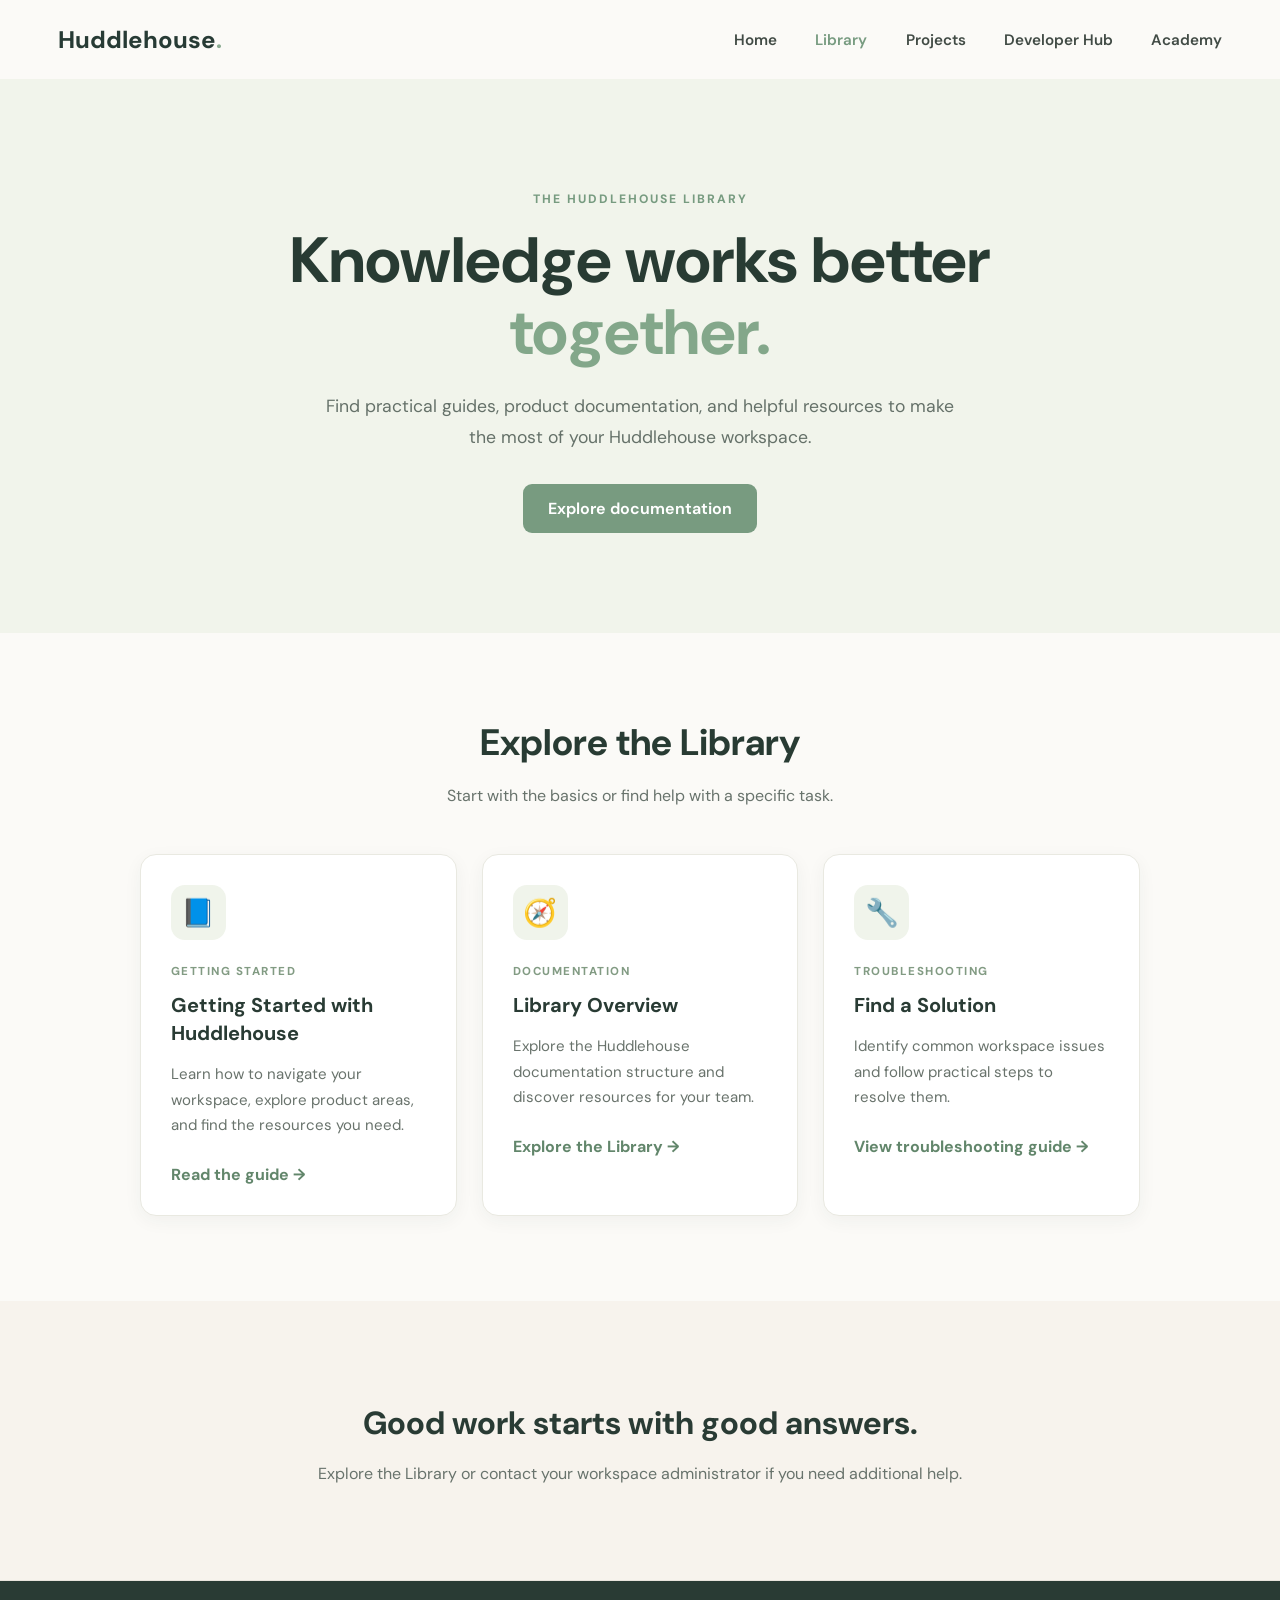
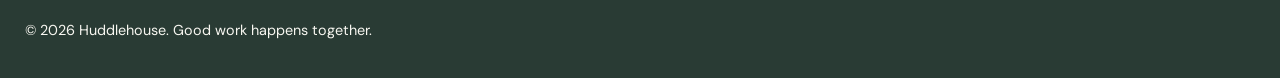
<file: library.html>
<!DOCTYPE html>
<html lang="en">
<head>
    <meta charset="UTF-8">
    <meta name="viewport" content="width=device-width, initial-scale=1.0">
    <meta name="description" content="Explore Huddlehouse Library documentation, user guides, and troubleshooting resources.">
    <title>Library | Huddlehouse</title>
    <link rel="stylesheet" href="styles.css">
</head>
<body>

    <header class="site-header">
        <a href="index.html" class="logo">Huddlehouse<span>.</span></a>

        <nav class="main-nav">
            <a href="index.html">Home</a>
            <a href="library.html" class="active">Library</a>
            <a href="index.html#projects">Projects</a>
            <a href="developer.html">Developer Hub</a>
            <a href="academy.html">Academy</a>
        </nav>
    </header>

    <main>
        <section class="library-hero">
            <div class="library-hero-content">
                <p class="eyebrow">THE HUDDLEHOUSE LIBRARY</p>
                <h1>Knowledge works better <span>together.</span></h1>
                <p>
                    Find practical guides, product documentation, and helpful
                    resources to make the most of your Huddlehouse workspace.
                </p>
                <a href="#documentation" class="primary-button">Explore documentation</a>
            </div>
        </section>

        <section class="library-content" id="documentation">
            <div class="section-heading">
                <p class="eyebrow">FIND WHAT YOU NEED</p>
                <h2>Explore the Library</h2>
                <p>Start with the basics or find help with a specific task.</p>
            </div>

            <div class="documentation-grid">

                <article class="documentation-card">
                    <div class="documentation-icon">📘</div>
                    <p class="card-category">GETTING STARTED</p>
                    <h3>Getting Started with Huddlehouse</h3>
                    <p>
                        Learn how to navigate your workspace, explore product
                        areas, and find the resources you need.
                    </p>
                    <a href="article.html?doc=getting-started">
                        Read the guide →
                    </a>
                </article>

                <article class="documentation-card">
                    <div class="documentation-icon">🧭</div>
                    <p class="card-category">DOCUMENTATION</p>
                    <h3>Library Overview</h3>
                    <p>
                        Explore the Huddlehouse documentation structure and
                        discover resources for your team.
                    </p>
                    <a href="article.html?doc=index">
                        Explore the Library →
                    </a>
                </article>

                <article class="documentation-card">
                    <div class="documentation-icon">🔧</div>
                    <p class="card-category">TROUBLESHOOTING</p>
                    <h3>Find a Solution</h3>
                    <p>
                        Identify common workspace issues and follow practical
                        steps to resolve them.
                    </p>
                    <a href="article.html?doc=troubleshooting">
                        View troubleshooting guide →
                    </a>
                </article>

            </div>
        </section>

        <section class="library-help">
            <div>
                <p class="eyebrow">NEED A HAND?</p>
                <h2>Good work starts with good answers.</h2>
                <p>
                    Explore the Library or contact your workspace
                    administrator if you need additional help.
                </p>
            </div>
        </section>
    </main>

    <footer class="site-footer">
        <p>© 2026 Huddlehouse. Good work happens together.</p>
    </footer>

</body>
</html>
</file>
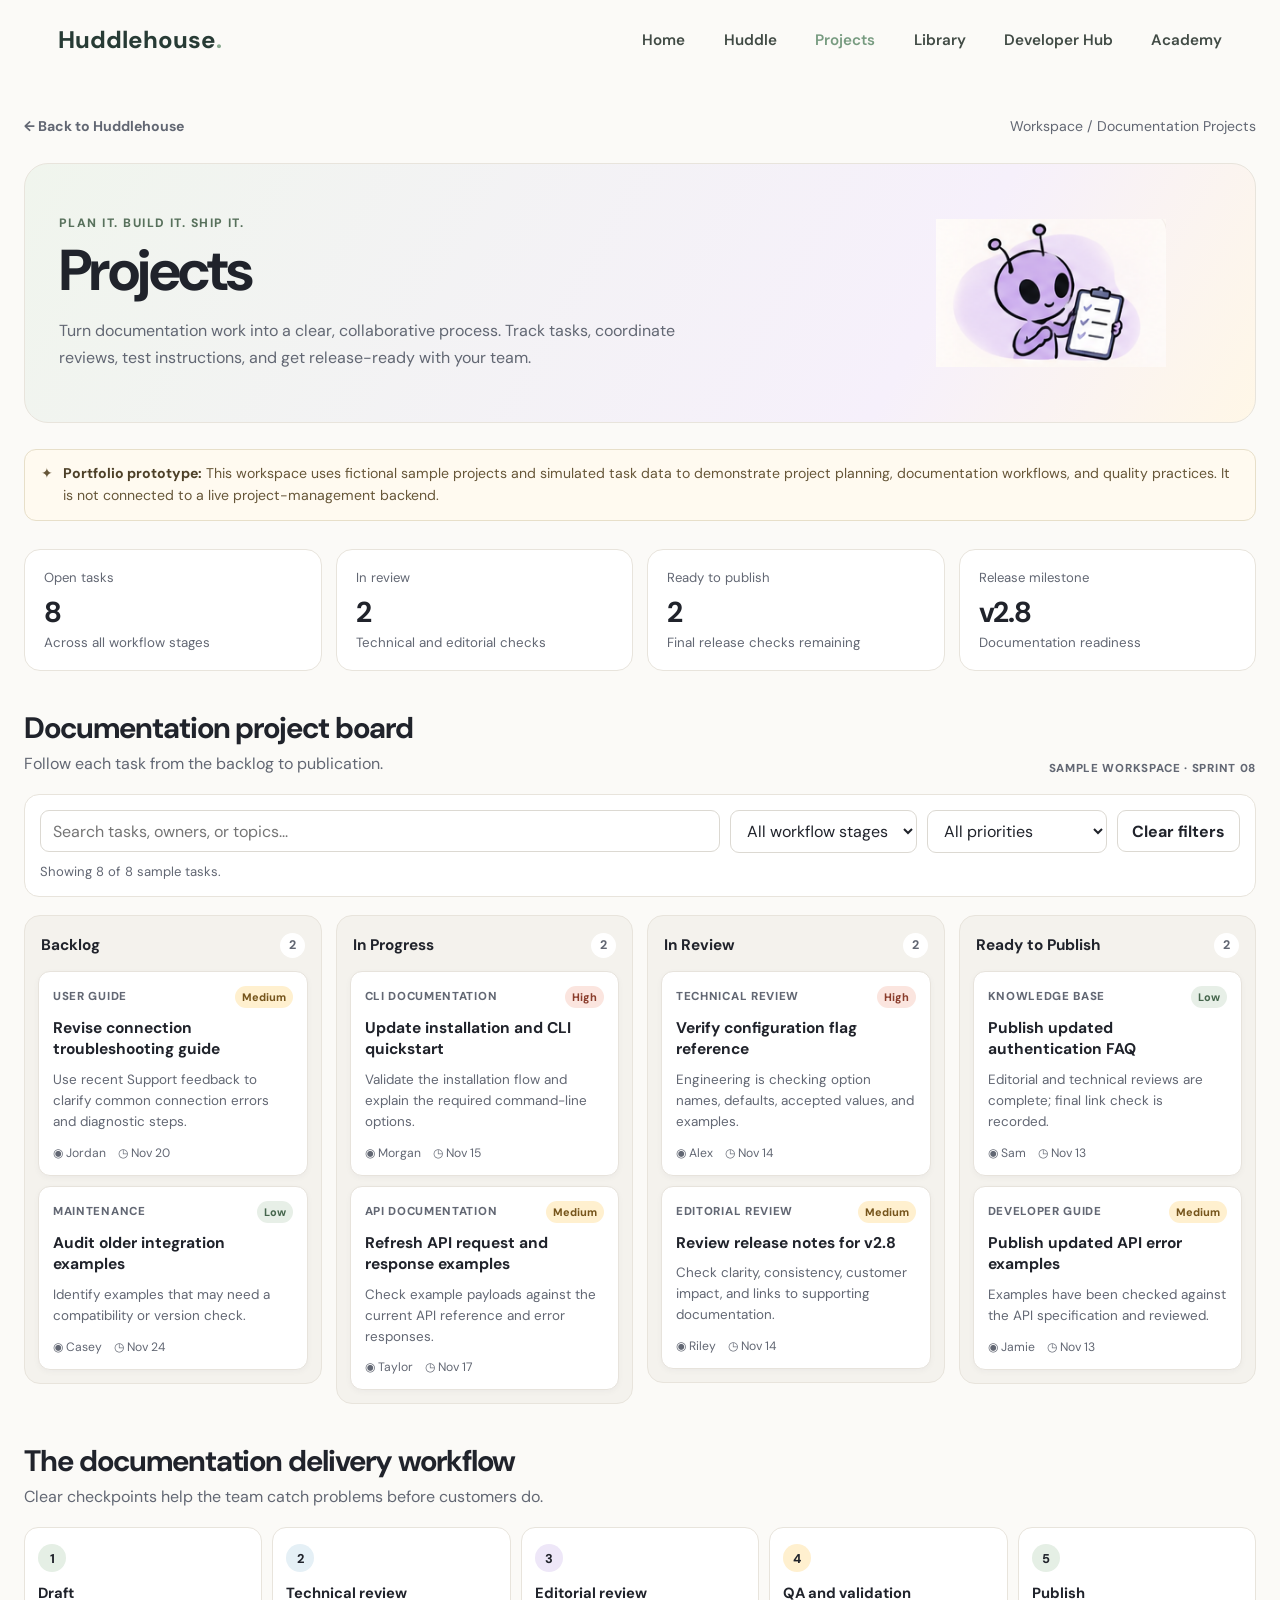
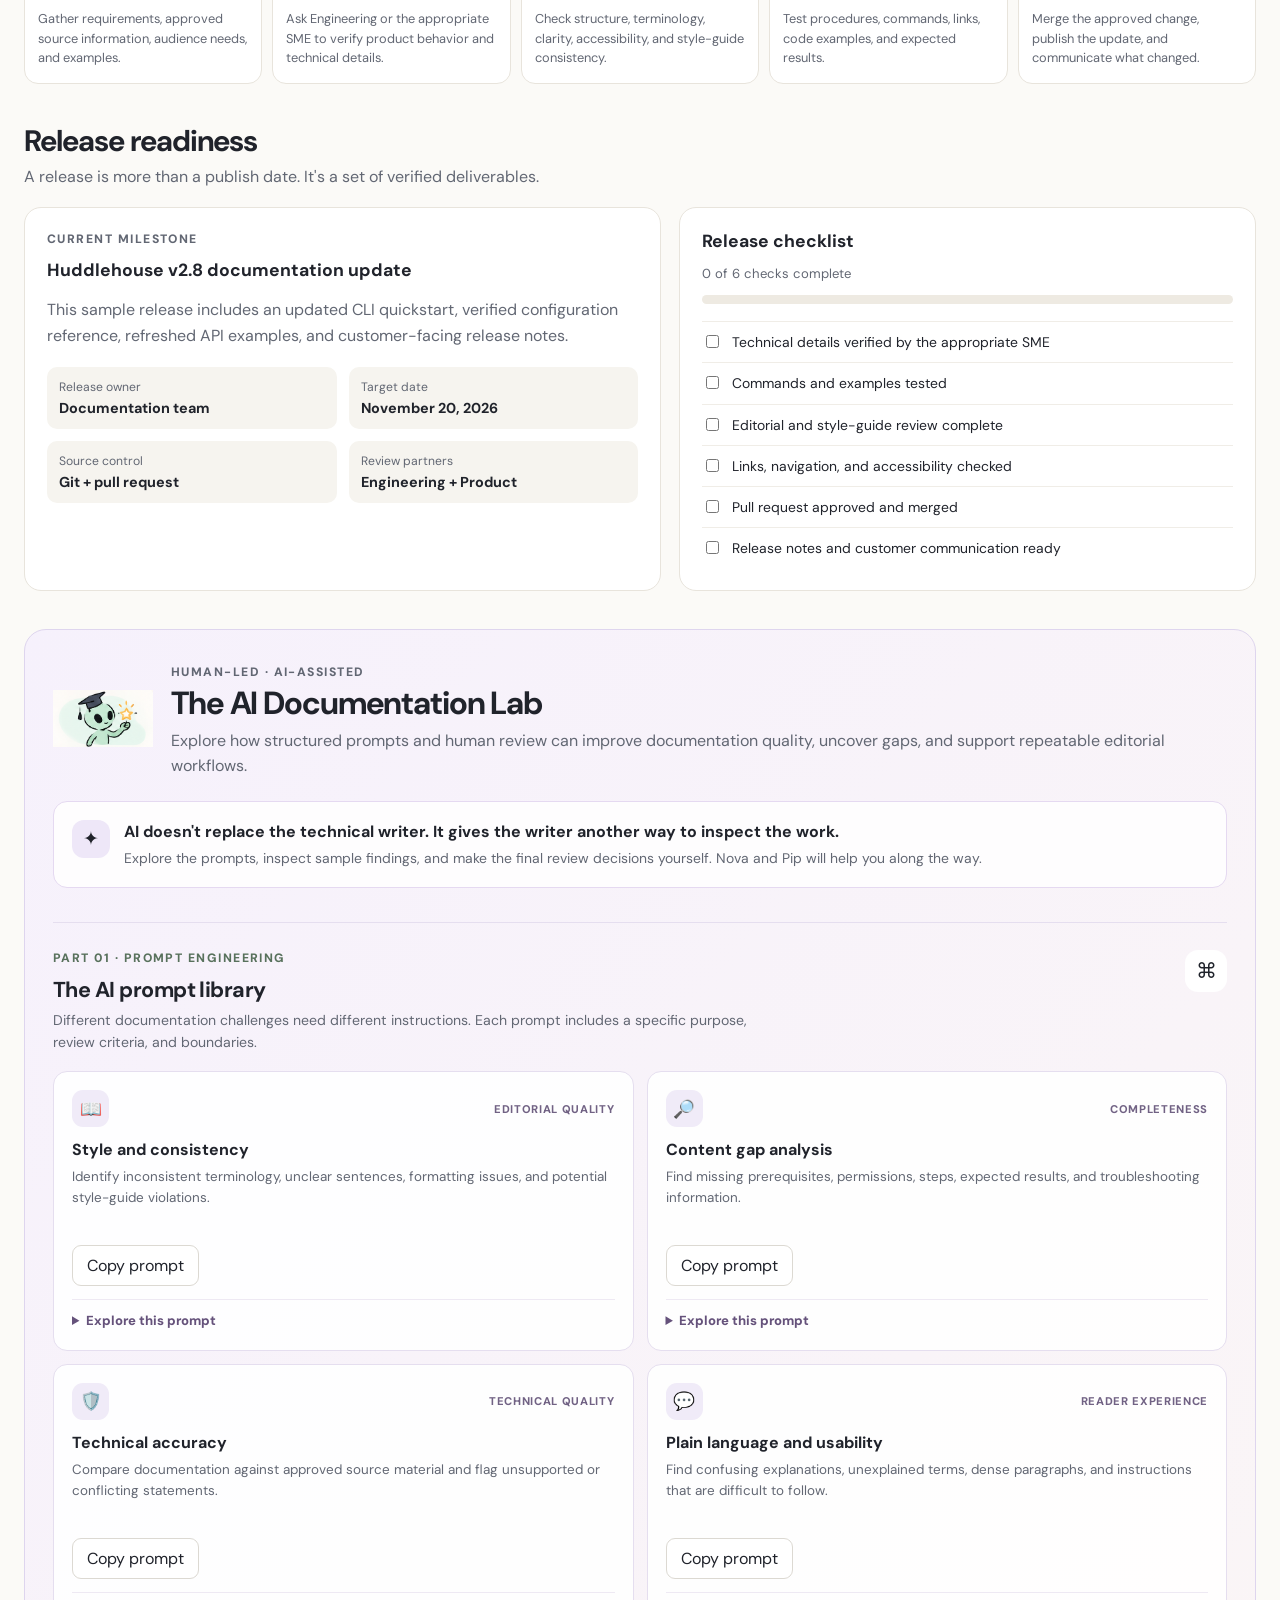
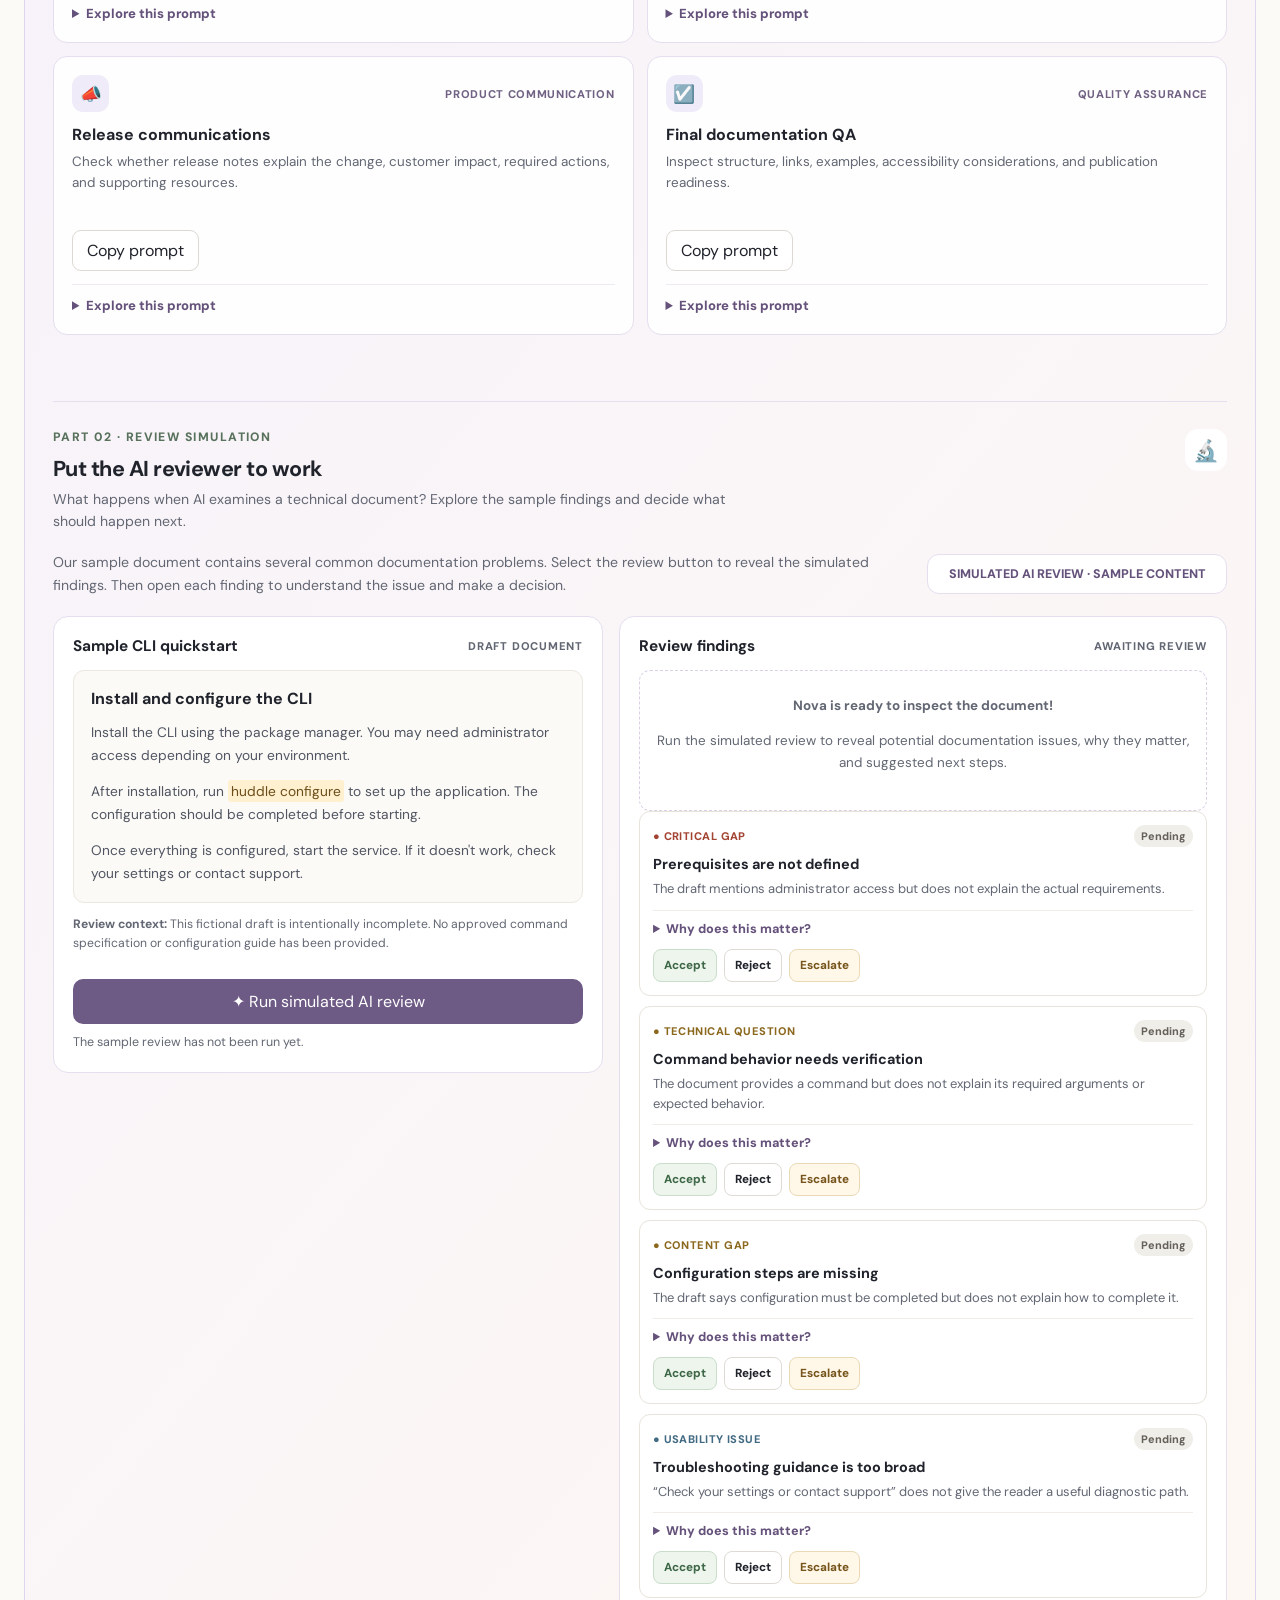
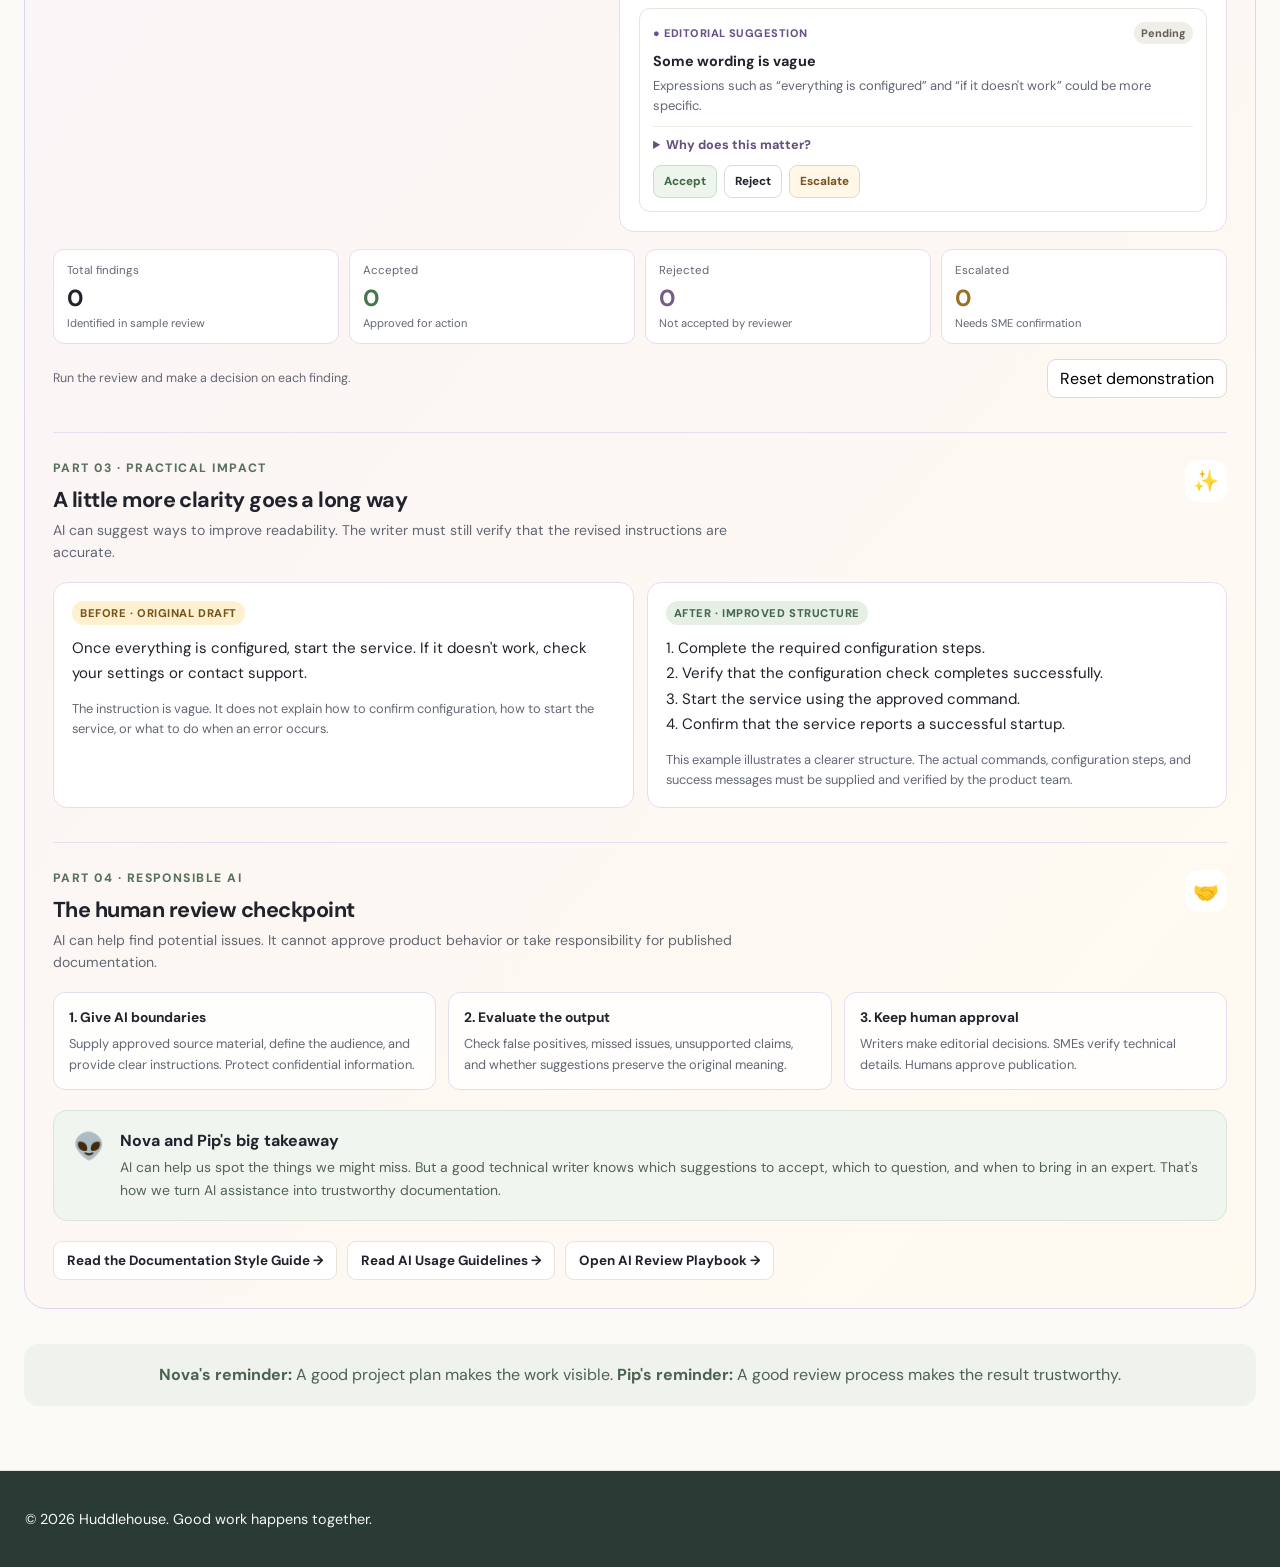
<file: projects.html>
<!DOCTYPE html>
<html lang="en">
<head>
  <meta charset="UTF-8">
  <meta name="viewport" content="width=device-width, initial-scale=1.0">
  <meta name="description" content="Plan, review, and deliver documentation projects with Huddlehouse.">
  <title>Projects | Huddlehouse</title>
  <link rel="stylesheet" href="styles.css">

  <style>
    .projects-page {
      --project-ink: #20232b;
      --project-muted: #626773;
      --project-line: #e8e4dc;
      --project-paper: #fbfaf7;
      --project-green: #e5efe5;
      --project-lavender: #eee7f8;
      --project-yellow: #fff0cf;
      --project-blue: #e5f0f6;
      color: var(--project-ink);
      background: var(--project-paper);
      min-height: 100vh;
    }

    .projects-page * { box-sizing: border-box; }
    .projects-page a { color: inherit; }

    .projects-page button,
    .projects-page input,
    .projects-page select {
      font: inherit;
    }

    .projects-shell {
      width: min(1440px, calc(100% - 48px));
      margin: 0 auto;
      padding: 38px 0 64px;
    }

    .projects-topline {
      display: flex;
      justify-content: space-between;
      align-items: center;
      gap: 16px;
      margin-bottom: 28px;
      color: var(--project-muted);
      font-size: .88rem;
    }

    .projects-topline a {
      text-decoration: none;
      font-weight: 700;
    }

    .projects-hero {
      display: grid;
      grid-template-columns: minmax(0, 1.4fr) minmax(220px, .6fr);
      align-items: center;
      gap: 28px;
      padding: 34px;
      border: 1px solid var(--project-line);
      border-radius: 24px;
      background: linear-gradient(120deg, #f0f5ed, #f6f0fb 72%, #fff7e7);
      margin-bottom: 26px;
    }

    .projects-eyebrow {
      margin: 0 0 10px;
      color: #58715c;
      font-size: .76rem;
      font-weight: 800;
      letter-spacing: .12em;
      text-transform: uppercase;
    }

    .projects-hero h1 {
      margin: 0;
      font-size: clamp(2.2rem, 5vw, 3.6rem);
      line-height: 1.05;
      letter-spacing: -.045em;
    }

    .projects-hero p:not(.projects-eyebrow) {
      max-width: 650px;
      color: var(--project-muted);
      line-height: 1.7;
      margin: 15px 0 0;
    }

    .projects-hero-art {
      display: flex;
      justify-content: center;
      align-items: center;
    }

    .projects-hero-art img {
      width: min(100%, 230px);
      height: 190px;
      object-fit: contain;
    }

    .prototype-note {
      display: flex;
      align-items: flex-start;
      gap: 10px;
      padding: 13px 16px;
      margin-bottom: 28px;
      border: 1px solid #e7dfc9;
      border-radius: 12px;
      background: #fffaf0;
      color: #665638;
      font-size: .88rem;
      line-height: 1.55;
    }

    .prototype-note strong { color: #4d4028; }

    .project-summary {
      display: grid;
      grid-template-columns: repeat(4, minmax(0, 1fr));
      gap: 14px;
      margin: 24px 0 34px;
    }

    .summary-card {
      padding: 19px;
      border: 1px solid var(--project-line);
      border-radius: 16px;
      background: #fff;
    }

    .summary-card span {
      display: block;
      color: var(--project-muted);
      font-size: .82rem;
    }

    .summary-card strong {
      display: block;
      margin-top: 7px;
      font-size: 1.8rem;
      letter-spacing: -.04em;
    }

    .summary-card small {
      display: block;
      margin-top: 3px;
      color: var(--project-muted);
    }

    .project-section { margin-top: 38px; }

    .project-section-heading {
      display: flex;
      justify-content: space-between;
      align-items: end;
      gap: 18px;
      margin-bottom: 17px;
    }

    .project-section-heading h2 {
      margin: 0;
      font-size: clamp(1.4rem, 3vw, 1.85rem);
      letter-spacing: -.035em;
    }

    .project-section-heading p {
      margin: 5px 0 0;
      color: var(--project-muted);
      line-height: 1.5;
    }

    .board-toolbar {
      display: flex;
      flex-wrap: wrap;
      gap: 10px;
      align-items: center;
      margin: 18px 0;
      padding: 15px;
      border: 1px solid var(--project-line);
      border-radius: 15px;
      background: #fff;
    }

    .board-toolbar input,
    .board-toolbar select {
      min-height: 42px;
      padding: 9px 12px;
      border: 1px solid #dcd9d2;
      border-radius: 9px;
      background: #fff;
      color: var(--project-ink);
    }

    .board-toolbar input {
      flex: 1 1 220px;
      min-width: 180px;
    }

    .board-toolbar select { flex: 0 1 180px; }

    .board-toolbar button,
    .prompt-button {
      min-height: 42px;
      padding: 9px 14px;
      border: 1px solid #dcd9d2;
      border-radius: 9px;
      background: #fff;
      color: var(--project-ink);
      cursor: pointer;
      font-weight: 700;
    }

    .board-toolbar button:hover,
    .prompt-button:hover { background: #f4f2ed; }

    .filter-status {
      flex-basis: 100%;
      min-height: 18px;
      color: var(--project-muted);
      font-size: .82rem;
    }

    .kanban-board {
      display: grid;
      grid-template-columns: repeat(4, minmax(220px, 1fr));
      gap: 14px;
      align-items: start;
    }

    .kanban-column {
      min-width: 0;
      padding: 13px;
      border: 1px solid var(--project-line);
      border-radius: 16px;
      background: #f4f2ed;
    }

    .kanban-column-header {
      display: flex;
      justify-content: space-between;
      align-items: center;
      gap: 8px;
      padding: 4px 3px 13px;
    }

    .kanban-column-header h3 {
      margin: 0;
      font-size: .96rem;
    }

    .column-count {
      display: inline-flex;
      min-width: 25px;
      height: 25px;
      align-items: center;
      justify-content: center;
      border-radius: 50%;
      background: #fff;
      color: var(--project-muted);
      font-size: .78rem;
      font-weight: 800;
    }

    .task-list { display: grid; gap: 10px; }

    .task-card {
      padding: 14px;
      border: 1px solid #e7e3dc;
      border-radius: 12px;
      background: #fff;
      box-shadow: 0 2px 6px rgba(32,35,43,.035);
    }

    .task-card[hidden] { display: none; }

    .task-card summary {
      cursor: pointer;
      list-style: none;
    }

    .task-card summary::-webkit-details-marker { display: none; }

    .task-card summary:focus-visible,
    .task-card button:focus-visible,
    .board-toolbar input:focus-visible,
    .board-toolbar select:focus-visible,
    .release-checklist input:focus-visible,
    .ai-lab button:focus-visible,
    .ai-lab summary:focus-visible {
      outline: 3px solid #8ba995;
      outline-offset: 3px;
    }

    .task-topline {
      display: flex;
      justify-content: space-between;
      align-items: center;
      gap: 8px;
      margin-bottom: 10px;
    }

    .task-type {
      color: var(--project-muted);
      font-size: .72rem;
      font-weight: 800;
      letter-spacing: .06em;
      text-transform: uppercase;
    }

    .priority {
      padding: 4px 7px;
      border-radius: 20px;
      font-size: .68rem;
      font-weight: 800;
      white-space: nowrap;
    }

    .priority-high { background: #fbe5df; color: #8a3d2c; }
    .priority-medium { background: #fff0cf; color: #76551c; }
    .priority-low { background: #e7efe7; color: #46664d; }

    .task-card h4 {
      margin: 0;
      font-size: .97rem;
      line-height: 1.4;
    }

    .task-description {
      margin: 9px 0 12px;
      color: var(--project-muted);
      font-size: .84rem;
      line-height: 1.55;
    }

    .task-meta {
      display: flex;
      flex-wrap: wrap;
      gap: 7px 12px;
      color: var(--project-muted);
      font-size: .76rem;
    }

    .task-details {
      margin-top: 12px;
      padding-top: 11px;
      border-top: 1px solid var(--project-line);
      color: var(--project-muted);
      font-size: .82rem;
      line-height: 1.6;
    }

    .task-details strong { color: var(--project-ink); }

    .task-details ul {
      padding-left: 18px;
      margin: 7px 0 0;
    }

    .empty-column {
      padding: 18px 10px;
      color: var(--project-muted);
      font-size: .82rem;
      text-align: center;
    }

    .workflow-grid {
      display: grid;
      grid-template-columns: repeat(5, minmax(0, 1fr));
      gap: 10px;
      margin-top: 18px;
    }

    .workflow-step {
      padding: 16px 13px;
      border: 1px solid var(--project-line);
      border-radius: 14px;
      background: #fff;
    }

    .workflow-step .step-number {
      display: inline-flex;
      width: 28px;
      height: 28px;
      align-items: center;
      justify-content: center;
      margin-bottom: 11px;
      border-radius: 50%;
      background: var(--project-green);
      font-size: .8rem;
      font-weight: 800;
    }

    .workflow-step:nth-child(2) .step-number { background: var(--project-blue); }
    .workflow-step:nth-child(3) .step-number { background: var(--project-lavender); }
    .workflow-step:nth-child(4) .step-number { background: var(--project-yellow); }

    .workflow-step h3 {
      margin: 0 0 6px;
      font-size: .92rem;
    }

    .workflow-step p {
      margin: 0;
      color: var(--project-muted);
      font-size: .8rem;
      line-height: 1.5;
    }

    .release-grid {
      display: grid;
      grid-template-columns: minmax(0, 1.05fr) minmax(280px, .95fr);
      gap: 18px;
      margin-top: 18px;
    }

    .release-card,
    .release-checklist {
      padding: 22px;
      border: 1px solid var(--project-line);
      border-radius: 17px;
      background: #fff;
    }

    .release-card h3,
    .release-checklist h3 {
      margin: 0 0 9px;
      font-size: 1.1rem;
    }

    .release-card p {
      color: var(--project-muted);
      line-height: 1.6;
    }

    .release-meta {
      display: grid;
      grid-template-columns: repeat(2, minmax(0, 1fr));
      gap: 12px;
      margin-top: 18px;
    }

    .release-meta div {
      padding: 12px;
      border-radius: 10px;
      background: #f6f4ef;
    }

    .release-meta span {
      display: block;
      color: var(--project-muted);
      font-size: .76rem;
    }

    .release-meta strong {
      display: block;
      margin-top: 4px;
      font-size: .9rem;
    }

    .progress-track {
      height: 9px;
      overflow: hidden;
      margin: 12px 0 17px;
      border-radius: 20px;
      background: #eeeae2;
    }

    .progress-fill {
      width: 0;
      height: 100%;
      border-radius: inherit;
      background: #86a78b;
      transition: width .2s ease;
    }

    .checklist-progress {
      color: var(--project-muted);
      font-size: .82rem;
    }

    .release-checklist label {
      display: flex;
      gap: 10px;
      align-items: flex-start;
      padding: 10px 0;
      border-top: 1px solid #f0ede7;
      color: var(--project-ink);
      font-size: .87rem;
      line-height: 1.45;
      cursor: pointer;
    }

    .release-checklist input {
      margin-top: 3px;
      accent-color: #6e9275;
    }

    /* AI LAB */

    .ai-lab {
      padding: 28px;
      border: 1px solid #ded5ee;
      border-radius: 22px;
      background: linear-gradient(130deg, #f6f1fc, #fffaf0);
    }

    .ai-lab-header {
      display: flex;
      align-items: center;
      gap: 18px;
      margin-bottom: 22px;
    }

    .ai-lab-header img {
      width: 100px;
      height: 100px;
      object-fit: contain;
    }

    .ai-lab-header h2 {
      margin: 0;
      font-size: clamp(1.5rem, 3vw, 2rem);
      letter-spacing: -.035em;
    }

    .ai-lab-header p {
      margin: 5px 0 0;
      color: var(--project-muted);
      line-height: 1.55;
    }

    .ai-intro-banner {
      display: flex;
      gap: 14px;
      align-items: flex-start;
      padding: 18px;
      border: 1px solid #e5d9f1;
      border-radius: 14px;
      background: rgba(255,255,255,.85);
      margin-bottom: 30px;
    }

    .ai-intro-icon {
      display: flex;
      flex: 0 0 38px;
      width: 38px;
      height: 38px;
      align-items: center;
      justify-content: center;
      border-radius: 12px;
      background: var(--project-lavender);
      font-size: 1.2rem;
    }

    .ai-intro-banner strong {
      display: block;
      line-height: 1.45;
    }

    .ai-intro-banner p {
      margin: 5px 0 0;
      color: var(--project-muted);
      font-size: .87rem;
      line-height: 1.5;
    }

    .ai-subsection {
      margin-top: 34px;
      padding-top: 27px;
      border-top: 1px solid #e5deef;
    }

    .ai-section-heading {
      display: flex;
      justify-content: space-between;
      align-items: flex-start;
      gap: 16px;
      margin-bottom: 18px;
    }

    .ai-section-heading h3 {
      margin: 0;
      font-size: 1.35rem;
      letter-spacing: -.025em;
    }

    .ai-section-heading p:not(.projects-eyebrow) {
      max-width: 700px;
      margin: 6px 0 0;
      color: var(--project-muted);
      font-size: .88rem;
      line-height: 1.55;
    }

    .ai-section-icon {
      display: flex;
      flex: 0 0 42px;
      width: 42px;
      height: 42px;
      align-items: center;
      justify-content: center;
      border-radius: 13px;
      background: #fff;
      font-size: 1.3rem;
    }

    .ai-prompt-grid {
      display: grid;
      grid-template-columns: repeat(2, minmax(0, 1fr));
      gap: 13px;
    }

    .prompt-card {
      padding: 18px;
      border: 1px solid #e5deef;
      border-radius: 14px;
      background: rgba(255,255,255,.92);
    }

    .prompt-card-top {
      display: flex;
      justify-content: space-between;
      align-items: center;
      gap: 8px;
      margin-bottom: 12px;
    }

    .prompt-icon {
      display: inline-flex;
      width: 37px;
      height: 37px;
      align-items: center;
      justify-content: center;
      border-radius: 11px;
      background: #f0ebf8;
      font-size: 1.1rem;
    }

    .prompt-category {
      color: #716284;
      font-size: .7rem;
      font-weight: 800;
      letter-spacing: .06em;
      text-transform: uppercase;
    }

    .prompt-card h4 {
      margin: 0 0 7px;
      font-size: 1rem;
    }

    .prompt-card > p {
      min-height: 64px;
      margin: 0 0 14px;
      color: var(--project-muted);
      font-size: .84rem;
      line-height: 1.55;
    }

    .prompt-button {
      min-height: 37px;
      font-size: .8rem;
    }

    .prompt-preview {
      margin-top: 13px;
      padding-top: 11px;
      border-top: 1px solid #eee9f3;
      color: var(--project-muted);
      font-size: .82rem;
      line-height: 1.55;
    }

    .prompt-preview summary {
      color: #65527b;
      font-weight: 800;
      cursor: pointer;
    }

    .prompt-preview p { margin: 9px 0; }
    .prompt-preview small { display: block; }

    .prompt-status {
      min-height: 20px;
      margin: 12px 0 0;
      color: #46664d;
      font-size: .83rem;
    }

    .ai-demo-intro {
      display: grid;
      grid-template-columns: minmax(0, 1fr) minmax(190px, .35fr);
      gap: 18px;
      align-items: center;
      margin-bottom: 20px;
    }

    .ai-demo-intro p {
      margin: 0;
      color: var(--project-muted);
      font-size: .88rem;
      line-height: 1.6;
    }

    .ai-demo-tag {
      padding: 11px 13px;
      border: 1px solid #e5deef;
      border-radius: 12px;
      background: #fff;
      color: #65527b;
      font-size: .78rem;
      font-weight: 800;
      text-align: center;
    }

    .ai-review-workspace {
      display: grid;
      grid-template-columns: minmax(0, .95fr) minmax(0, 1.05fr);
      gap: 16px;
      align-items: start;
    }

    .ai-document-panel,
    .ai-findings-panel {
      min-width: 0;
      padding: 19px;
      border: 1px solid #e5deef;
      border-radius: 15px;
      background: #fff;
    }

    .ai-panel-heading {
      display: flex;
      justify-content: space-between;
      align-items: center;
      gap: 10px;
      margin-bottom: 14px;
    }

    .ai-panel-heading h4 {
      margin: 0;
      font-size: .96rem;
    }

    .ai-panel-label {
      color: var(--project-muted);
      font-size: .7rem;
      font-weight: 800;
      letter-spacing: .07em;
      text-transform: uppercase;
    }

    .sample-document {
      padding: 17px;
      border: 1px solid #ece8e0;
      border-radius: 11px;
      background: #fbfaf7;
    }

    .sample-document h5 {
      margin: 0 0 12px;
      font-size: 1rem;
    }

    .sample-document p {
      margin: 0 0 12px;
      color: #505561;
      font-size: .86rem;
      line-height: 1.7;
    }

    .sample-document p:last-child { margin-bottom: 0; }

    .sample-document mark {
      padding: 2px 3px;
      border-radius: 3px;
      background: #fff0cf;
      color: #6b4d19;
    }

    .document-source-note {
      margin-top: 12px;
      color: var(--project-muted);
      font-size: .76rem;
      line-height: 1.5;
    }

    .run-review-button {
      width: 100%;
      min-height: 45px;
      margin-top: 15px;
      padding: 11px 16px;
      border: 0;
      border-radius: 10px;
      background: #6d5a85;
      color: #fff;
      cursor: pointer;
      font-weight: 800;
    }

    .run-review-button:hover { background: #59466f; }

    .demo-status {
      min-height: 20px;
      margin: 9px 0 0;
      color: var(--project-muted);
      font-size: .78rem;
      line-height: 1.45;
    }

    .finding-list {
      display: grid;
      gap: 10px;
    }

    .finding-card {
      padding: 13px;
      border: 1px solid #e8e4dc;
      border-radius: 11px;
      background: #fff;
    }

    .finding-card[hidden] { display: none; }

    .finding-topline {
      display: flex;
      justify-content: space-between;
      align-items: center;
      gap: 9px;
      margin-bottom: 8px;
    }

    .finding-severity {
      display: inline-flex;
      align-items: center;
      gap: 5px;
      font-size: .69rem;
      font-weight: 800;
      letter-spacing: .04em;
      text-transform: uppercase;
    }

    .severity-critical { color: #a34332; }
    .severity-warning { color: #8b681e; }
    .severity-style { color: #66518a; }
    .severity-info { color: #426a83; }

    .finding-decision {
      padding: 4px 7px;
      border-radius: 20px;
      background: #f0eee9;
      color: #65615a;
      font-size: .68rem;
      font-weight: 800;
    }

    .finding-card h5 {
      margin: 0 0 6px;
      font-size: .9rem;
    }

    .finding-card > p {
      margin: 0;
      color: var(--project-muted);
      font-size: .81rem;
      line-height: 1.55;
    }

    .finding-card details {
      margin-top: 10px;
      padding-top: 9px;
      border-top: 1px solid #f0ede7;
    }

    .finding-card details summary {
      color: #65527b;
      font-size: .79rem;
      font-weight: 800;
      cursor: pointer;
    }

    .finding-explanation {
      margin-top: 9px;
      color: var(--project-muted);
      font-size: .8rem;
      line-height: 1.55;
    }

    .finding-explanation strong {
      color: var(--project-ink);
    }

    .finding-actions {
      display: flex;
      flex-wrap: wrap;
      gap: 7px;
      margin-top: 12px;
    }

    .finding-actions button {
      min-height: 33px;
      padding: 7px 10px;
      border: 1px solid #dedbd4;
      border-radius: 8px;
      background: #fff;
      color: var(--project-ink);
      cursor: pointer;
      font-size: .73rem;
      font-weight: 800;
    }

    .finding-actions button:hover { background: #f4f2ed; }

    .finding-actions .accept-action {
      border-color: #c9ddca;
      background: #edf5ed;
      color: #3f6847;
    }

    .finding-actions .escalate-action {
      border-color: #ead9b5;
      background: #fff7e8;
      color: #76551c;
    }

    .finding-actions button:disabled {
      opacity: .45;
      cursor: not-allowed;
    }

    .ai-results {
      display: grid;
      grid-template-columns: repeat(4, minmax(0, 1fr));
      gap: 10px;
      margin-top: 17px;
    }

    .ai-result-card {
      padding: 13px;
      border: 1px solid #e5deef;
      border-radius: 11px;
      background: #fff;
    }

    .ai-result-card span {
      display: block;
      color: var(--project-muted);
      font-size: .72rem;
    }

    .ai-result-card strong {
      display: block;
      margin-top: 5px;
      font-size: 1.45rem;
    }

    .ai-result-card.accepted strong { color: #47764d; }
    .ai-result-card.rejected strong { color: #765b85; }
    .ai-result-card.escalated strong { color: #9a7024; }

    .ai-result-card small {
      display: block;
      margin-top: 3px;
      color: var(--project-muted);
      font-size: .7rem;
    }

    .ai-review-actions {
      display: flex;
      flex-wrap: wrap;
      justify-content: space-between;
      align-items: center;
      gap: 10px;
      margin-top: 15px;
    }

    .ai-review-actions p {
      margin: 0;
      color: var(--project-muted);
      font-size: .78rem;
      line-height: 1.5;
    }

    .reset-review-button {
      min-height: 36px;
      padding: 8px 12px;
      border: 1px solid #dedbd4;
      border-radius: 9px;
      background: #fff;
      cursor: pointer;
      font-size: .78rem;
      font-weight: 800;
    }

    .ai-empty-state {
      padding: 24px 12px;
      border: 1px dashed #d9d0e5;
      border-radius: 11px;
      color: var(--project-muted);
      font-size: .84rem;
      line-height: 1.6;
      text-align: center;
    }

    .before-after-grid {
      display: grid;
      grid-template-columns: repeat(2, minmax(0, 1fr));
      gap: 13px;
    }

    .before-after-card {
      padding: 18px;
      border: 1px solid #e5deef;
      border-radius: 14px;
      background: #fff;
    }

    .before-after-label {
      display: inline-block;
      margin-bottom: 11px;
      padding: 5px 8px;
      border-radius: 20px;
      font-size: .7rem;
      font-weight: 800;
      letter-spacing: .05em;
      text-transform: uppercase;
    }

    .before-label {
      background: #fff0cf;
      color: #76551c;
    }

    .after-label {
      background: #e5efe5;
      color: #46664d;
    }

    .before-after-card blockquote {
      margin: 0;
      color: var(--project-ink);
      font-size: .94rem;
      line-height: 1.7;
    }

    .before-after-card p {
      margin: 12px 0 0;
      color: var(--project-muted);
      font-size: .8rem;
      line-height: 1.55;
    }

    .ai-guardrails {
      display: grid;
      grid-template-columns: repeat(3, minmax(0, 1fr));
      gap: 12px;
      margin-top: 18px;
    }

    .guardrail {
      padding: 15px;
      border: 1px solid #e5deef;
      border-radius: 12px;
      background: rgba(255,255,255,.85);
    }

    .guardrail strong {
      display: block;
      margin-bottom: 6px;
      font-size: .86rem;
    }

    .guardrail span {
      color: var(--project-muted);
      font-size: .8rem;
      line-height: 1.5;
    }

    .ai-takeaway {
      display: flex;
      gap: 15px;
      align-items: flex-start;
      margin-top: 20px;
      padding: 19px;
      border: 1px solid #d8e5d8;
      border-radius: 14px;
      background: #f0f6ef;
    }

    .ai-takeaway-icon {
      font-size: 1.6rem;
    }

    .ai-takeaway strong {
      display: block;
      margin-bottom: 5px;
    }

    .ai-takeaway p {
      margin: 0;
      color: #536456;
      font-size: .87rem;
      line-height: 1.6;
    }

    .resource-links {
      display: flex;
      flex-wrap: wrap;
      gap: 10px;
      margin-top: 20px;
    }

    .resource-links a {
      display: inline-flex;
      align-items: center;
      gap: 7px;
      padding: 10px 13px;
      border: 1px solid var(--project-line);
      border-radius: 9px;
      background: #fff;
      color: var(--project-ink);
      font-size: .84rem;
      font-weight: 700;
      text-decoration: none;
    }

    .resource-links a:hover { background: #f4f2ed; }

    .project-footer-note {
      margin-top: 35px;
      padding: 18px;
      border-radius: 14px;
      background: #f0f3ed;
      color: #4c6250;
      line-height: 1.6;
      text-align: center;
    }

    @media (max-width: 1050px) {
      .kanban-board { grid-template-columns: repeat(2, minmax(0, 1fr)); }
      .workflow-grid { grid-template-columns: repeat(3, minmax(0, 1fr)); }
    }

    @media (max-width: 760px) {
      .projects-shell {
        width: min(100% - 30px, 680px);
        padding-top: 24px;
      }

      .projects-hero {
        grid-template-columns: 1fr;
        padding: 25px;
      }

      .projects-hero-art { justify-content: flex-start; }

      .projects-hero-art img {
        width: 150px;
        height: 120px;
      }

      .project-summary { grid-template-columns: repeat(2, minmax(0, 1fr)); }
      .release-grid { grid-template-columns: 1fr; }
      .ai-guardrails { grid-template-columns: 1fr; }

      .ai-review-workspace {
        grid-template-columns: 1fr;
      }

      .ai-demo-intro {
        grid-template-columns: 1fr;
      }
    }

    @media (max-width: 560px) {
      .projects-topline {
        align-items: flex-start;
        flex-direction: column;
      }

      .kanban-board { grid-template-columns: 1fr; }
      .workflow-grid { grid-template-columns: repeat(2, minmax(0, 1fr)); }
      .ai-prompt-grid { grid-template-columns: 1fr; }
      .ai-lab { padding: 18px; }

      .ai-lab-header {
        align-items: flex-start;
      }

      .ai-lab-header img {
        width: 68px;
        height: 68px;
      }

      .project-section-heading {
        align-items: flex-start;
        flex-direction: column;
      }

      .ai-results {
        grid-template-columns: repeat(2, minmax(0, 1fr));
      }

      .before-after-grid {
        grid-template-columns: 1fr;
      }

      .ai-section-heading {
        align-items: flex-start;
      }

      .finding-actions button {
        flex: 1 1 auto;
      }
    }
  </style>
</head>

<body>
  <header class="site-header">
    <a href="index.html" class="logo">Huddlehouse<span>.</span></a>
    <nav class="main-nav" aria-label="Main navigation">
      <a href="index.html">Home</a>
      <a href="huddle.html">Huddle</a>
      <a href="projects.html" class="active" aria-current="page">Projects</a>
      <a href="library.html">Library</a>
      <a href="developer.html">Developer Hub</a>
      <a href="academy.html">Academy</a>
    </nav>
  </header>

  <main class="projects-page">
    <div class="projects-shell">

      <div class="projects-topline">
        <a href="index.html">← Back to Huddlehouse</a>
        <span>Workspace / Documentation Projects</span>
      </div>

      <section class="projects-hero" aria-labelledby="projects-title">
        <div>
          <p class="projects-eyebrow">Plan it. Build it. Ship it.</p>
          <h1 id="projects-title">Projects</h1>
          <p>Turn documentation work into a clear, collaborative process. Track tasks, coordinate reviews, test instructions, and get release-ready with your team.</p>
        </div>
        <div class="projects-hero-art">
          <img src="assets/mascot-2.png" alt="Pip the alien organizing a project checklist">
        </div>
      </section>

      <div class="prototype-note">
        <span aria-hidden="true">✦</span>
        <div><strong>Portfolio prototype:</strong> This workspace uses fictional sample projects and simulated task data to demonstrate project planning, documentation workflows, and quality practices. It is not connected to a live project-management backend.</div>
      </div>

      <section class="project-summary" aria-label="Project summary">
        <div class="summary-card">
          <span>Open tasks</span>
          <strong id="summary-open">8</strong>
          <small>Across all workflow stages</small>
        </div>
        <div class="summary-card">
          <span>In review</span>
          <strong id="summary-review">2</strong>
          <small>Technical and editorial checks</small>
        </div>
        <div class="summary-card">
          <span>Ready to publish</span>
          <strong id="summary-ready">2</strong>
          <small>Final release checks remaining</small>
        </div>
        <div class="summary-card">
          <span>Release milestone</span>
          <strong>v2.8</strong>
          <small>Documentation readiness</small>
        </div>
      </section>

      <!-- PROJECT BOARD -->
      <section class="project-section" aria-labelledby="board-title">
        <div class="project-section-heading">
          <div>
            <h2 id="board-title">Documentation project board</h2>
            <p>Follow each task from the backlog to publication.</p>
          </div>
          <span class="task-type">Sample workspace · Sprint 08</span>
        </div>

        <div class="board-toolbar" aria-label="Task filters">
          <input id="task-search" type="search" placeholder="Search tasks, owners, or topics..." aria-label="Search project tasks">
          <select id="status-filter" aria-label="Filter by workflow stage">
            <option value="all">All workflow stages</option>
            <option value="backlog">Backlog</option>
            <option value="progress">In Progress</option>
            <option value="review">In Review</option>
            <option value="ready">Ready to Publish</option>
          </select>
          <select id="priority-filter" aria-label="Filter by priority">
            <option value="all">All priorities</option>
            <option value="high">High priority</option>
            <option value="medium">Medium priority</option>
            <option value="low">Low priority</option>
          </select>
          <button type="button" id="clear-filters">Clear filters</button>
          <div class="filter-status" id="filter-status" aria-live="polite">Showing all 8 sample tasks.</div>
        </div>

        <div class="kanban-board" id="kanban-board">

          <section class="kanban-column" data-column="backlog" aria-labelledby="backlog-heading">
            <div class="kanban-column-header">
              <h3 id="backlog-heading">Backlog</h3>
              <span class="column-count">2</span>
            </div>
            <div class="task-list">

              <details class="task-card" data-status="backlog" data-priority="medium">
                <summary>
                  <div class="task-topline">
                    <span class="task-type">User guide</span>
                    <span class="priority priority-medium">Medium</span>
                  </div>
                  <h4>Revise connection troubleshooting guide</h4>
                  <p class="task-description">Use recent Support feedback to clarify common connection errors and diagnostic steps.</p>
                  <div class="task-meta"><span>◉ Jordan</span><span>◷ Nov 20</span></div>
                </summary>
                <div class="task-details">
                  <strong>Acceptance criteria</strong>
                  <ul>
                    <li>Confirm common symptoms with Support.</li>
                    <li>Document verified diagnostic steps.</li>
                    <li>Link to relevant error reference content.</li>
                  </ul>
                  <p><strong>Dependency:</strong> Support feedback review.</p>
                </div>
              </details>

              <details class="task-card" data-status="backlog" data-priority="low">
                <summary>
                  <div class="task-topline">
                    <span class="task-type">Maintenance</span>
                    <span class="priority priority-low">Low</span>
                  </div>
                  <h4>Audit older integration examples</h4>
                  <p class="task-description">Identify examples that may need a compatibility or version check.</p>
                  <div class="task-meta"><span>◉ Casey</span><span>◷ Nov 24</span></div>
                </summary>
                <div class="task-details">
                  <strong>Acceptance criteria</strong>
                  <ul>
                    <li>Inventory integration examples.</li>
                    <li>Flag unclear or outdated version references.</li>
                    <li>Request SME confirmation before editing.</li>
                  </ul>
                  <p><strong>Dependency:</strong> Current integration support matrix.</p>
                </div>
              </details>

            </div>
          </section>

          <section class="kanban-column" data-column="progress" aria-labelledby="progress-heading">
            <div class="kanban-column-header">
              <h3 id="progress-heading">In Progress</h3>
              <span class="column-count">2</span>
            </div>
            <div class="task-list">

              <details class="task-card" data-status="progress" data-priority="high">
                <summary>
                  <div class="task-topline">
                    <span class="task-type">CLI documentation</span>
                    <span class="priority priority-high">High</span>
                  </div>
                  <h4>Update installation and CLI quickstart</h4>
                  <p class="task-description">Validate the installation flow and explain the required command-line options.</p>
                  <div class="task-meta"><span>◉ Morgan</span><span>◷ Nov 15</span></div>
                </summary>
                <div class="task-details">
                  <strong>Acceptance criteria</strong>
                  <ul>
                    <li>Test installation steps in a clean environment.</li>
                    <li>Verify command syntax and flags with Engineering.</li>
                    <li>Show expected output and common failure paths.</li>
                  </ul>
                  <p><strong>Dependency:</strong> Engineering confirmation of CLI behavior.</p>
                </div>
              </details>

              <details class="task-card" data-status="progress" data-priority="medium">
                <summary>
                  <div class="task-topline">
                    <span class="task-type">API documentation</span>
                    <span class="priority priority-medium">Medium</span>
                  </div>
                  <h4>Refresh API request and response examples</h4>
                  <p class="task-description">Check example payloads against the current API reference and error responses.</p>
                  <div class="task-meta"><span>◉ Taylor</span><span>◷ Nov 17</span></div>
                </summary>
                <div class="task-details">
                  <strong>Acceptance criteria</strong>
                  <ul>
                    <li>Compare examples with the approved API schema.</li>
                    <li>Validate required and optional fields.</li>
                    <li>Check code formatting and response descriptions.</li>
                  </ul>
                  <p><strong>Dependency:</strong> Current API schema and sample responses.</p>
                </div>
              </details>

            </div>
          </section>

          <section class="kanban-column" data-column="review" aria-labelledby="review-heading">
            <div class="kanban-column-header">
              <h3 id="review-heading">In Review</h3>
              <span class="column-count">2</span>
            </div>
            <div class="task-list">

              <details class="task-card" data-status="review" data-priority="high">
                <summary>
                  <div class="task-topline">
                    <span class="task-type">Technical review</span>
                    <span class="priority priority-high">High</span>
                  </div>
                  <h4>Verify configuration flag reference</h4>
                  <p class="task-description">Engineering is checking option names, defaults, accepted values, and examples.</p>
                  <div class="task-meta"><span>◉ Alex</span><span>◷ Nov 14</span></div>
                </summary>
                <div class="task-details">
                  <strong>Review focus</strong>
                  <ul>
                    <li>Confirm exact flag spelling and capitalization.</li>
                    <li>Verify defaults and supported values.</li>
                    <li>Confirm examples match current behavior.</li>
                  </ul>
                  <p><strong>Review owner:</strong> Engineering SME.</p>
                </div>
              </details>

              <details class="task-card" data-status="review" data-priority="medium">
                <summary>
                  <div class="task-topline">
                    <span class="task-type">Editorial review</span>
                    <span class="priority priority-medium">Medium</span>
                  </div>
                  <h4>Review release notes for v2.8</h4>
                  <p class="task-description">Check clarity, consistency, customer impact, and links to supporting documentation.</p>
                  <div class="task-meta"><span>◉ Riley</span><span>◷ Nov 14</span></div>
                </summary>
                <div class="task-details">
                  <strong>Review focus</strong>
                  <ul>
                    <li>Confirm each change is approved for release.</li>
                    <li>Explain the user impact in plain language.</li>
                    <li>Check terminology and link destinations.</li>
                  </ul>
                  <p><strong>Dependency:</strong> Approved release details from Product.</p>
                </div>
              </details>

            </div>
          </section>

          <section class="kanban-column" data-column="ready" aria-labelledby="ready-heading">
            <div class="kanban-column-header">
              <h3 id="ready-heading">Ready to Publish</h3>
              <span class="column-count">2</span>
            </div>
            <div class="task-list">

              <details class="task-card" data-status="ready" data-priority="low">
                <summary>
                  <div class="task-topline">
                    <span class="task-type">Knowledge base</span>
                    <span class="priority priority-low">Low</span>
                  </div>
                  <h4>Publish updated authentication FAQ</h4>
                  <p class="task-description">Editorial and technical reviews are complete; final link check is recorded.</p>
                  <div class="task-meta"><span>◉ Sam</span><span>◷ Nov 13</span></div>
                </summary>
                <div class="task-details">
                  <strong>Completion evidence</strong>
                  <ul>
                    <li>Authentication behavior verified.</li>
                    <li>Style and accessibility checks complete.</li>
                    <li>Publication links reviewed.</li>
                  </ul>
                  <p><strong>Next action:</strong> Include in the documentation release.</p>
                </div>
              </details>

              <details class="task-card" data-status="ready" data-priority="medium">
                <summary>
                  <div class="task-topline">
                    <span class="task-type">Developer guide</span>
                    <span class="priority priority-medium">Medium</span>
                  </div>
                  <h4>Publish updated API error examples</h4>
                  <p class="task-description">Examples have been checked against the API specification and reviewed.</p>
                  <div class="task-meta"><span>◉ Jamie</span><span>◷ Nov 13</span></div>
                </summary>
                <div class="task-details">
                  <strong>Completion evidence</strong>
                  <ul>
                    <li>Response examples validated.</li>
                    <li>Error descriptions reviewed by Engineering.</li>
                    <li>Cross-links and formatting checked.</li>
                  </ul>
                  <p><strong>Next action:</strong> Publish with the v2.8 documentation update.</p>
                </div>
              </details>

            </div>
          </section>
        </div>
      </section>

      <!-- DELIVERY WORKFLOW -->
      <section class="project-section" aria-labelledby="workflow-title">
        <div class="project-section-heading">
          <div>
            <h2 id="workflow-title">The documentation delivery workflow</h2>
            <p>Clear checkpoints help the team catch problems before customers do.</p>
          </div>
        </div>

        <div class="workflow-grid">
          <article class="workflow-step">
            <span class="step-number">1</span>
            <h3>Draft</h3>
            <p>Gather requirements, approved source information, audience needs, and examples.</p>
          </article>
          <article class="workflow-step">
            <span class="step-number">2</span>
            <h3>Technical review</h3>
            <p>Ask Engineering or the appropriate SME to verify product behavior and technical details.</p>
          </article>
          <article class="workflow-step">
            <span class="step-number">3</span>
            <h3>Editorial review</h3>
            <p>Check structure, terminology, clarity, accessibility, and style-guide consistency.</p>
          </article>
          <article class="workflow-step">
            <span class="step-number">4</span>
            <h3>QA and validation</h3>
            <p>Test procedures, commands, links, code examples, and expected results.</p>
          </article>
          <article class="workflow-step">
            <span class="step-number">5</span>
            <h3>Publish</h3>
            <p>Merge the approved change, publish the update, and communicate what changed.</p>
          </article>
        </div>
      </section>

      <!-- RELEASE READINESS -->
      <section class="project-section" aria-labelledby="release-title">
        <div class="project-section-heading">
          <div>
            <h2 id="release-title">Release readiness</h2>
            <p>A release is more than a publish date. It's a set of verified deliverables.</p>
          </div>
        </div>

        <div class="release-grid">
          <article class="release-card">
            <p class="projects-eyebrow">Current milestone</p>
            <h3>Huddlehouse v2.8 documentation update</h3>
            <p>This sample release includes an updated CLI quickstart, verified configuration reference, refreshed API examples, and customer-facing release notes.</p>
            <div class="release-meta">
              <div><span>Release owner</span><strong>Documentation team</strong></div>
              <div><span>Target date</span><strong>November 20, 2026</strong></div>
              <div><span>Source control</span><strong>Git + pull request</strong></div>
              <div><span>Review partners</span><strong>Engineering + Product</strong></div>
            </div>
          </article>

          <section class="release-checklist" aria-labelledby="checklist-title">
            <h3 id="checklist-title">Release checklist</h3>
            <p class="checklist-progress" id="checklist-progress" aria-live="polite">0 of 6 checks complete</p>
            <div class="progress-track" role="progressbar" aria-label="Release checklist progress" aria-valuemin="0" aria-valuemax="6" aria-valuenow="0" id="checklist-progressbar">
              <div class="progress-fill" id="checklist-progress-fill"></div>
            </div>
            <label><input type="checkbox" class="release-check"> Technical details verified by the appropriate SME</label>
            <label><input type="checkbox" class="release-check"> Commands and examples tested</label>
            <label><input type="checkbox" class="release-check"> Editorial and style-guide review complete</label>
            <label><input type="checkbox" class="release-check"> Links, navigation, and accessibility checked</label>
            <label><input type="checkbox" class="release-check"> Pull request approved and merged</label>
            <label><input type="checkbox" class="release-check"> Release notes and customer communication ready</label>
          </section>
        </div>
      </section>

      <!-- AI DOCUMENTATION LAB -->
      <section class="project-section" aria-labelledby="ai-title">
        <div class="ai-lab">

          <div class="ai-lab-header">
            <img src="assets/mascot-5.png" alt="Nova the alien helping with a documentation review">
            <div>
              <p class="projects-eyebrow">Human-led · AI-assisted</p>
              <h2 id="ai-title">The AI Documentation Lab</h2>
              <p>Explore how structured prompts and human review can improve documentation quality, uncover gaps, and support repeatable editorial workflows.</p>
            </div>
          </div>

          <div class="ai-intro-banner">
            <div class="ai-intro-icon" aria-hidden="true">✦</div>
            <div>
              <strong>AI doesn't replace the technical writer. It gives the writer another way to inspect the work.</strong>
              <p>Explore the prompts, inspect sample findings, and make the final review decisions yourself. Nova and Pip will help you along the way.</p>
            </div>
          </div>

          <!-- PROMPT LIBRARY -->
          <section class="ai-subsection" aria-labelledby="prompt-library-title">
            <div class="ai-section-heading">
              <div>
                <p class="projects-eyebrow">Part 01 · Prompt engineering</p>
                <h3 id="prompt-library-title">The AI prompt library</h3>
                <p>Different documentation challenges need different instructions. Each prompt includes a specific purpose, review criteria, and boundaries.</p>
              </div>
              <span class="ai-section-icon" aria-hidden="true">⌘</span>
            </div>

            <div class="ai-prompt-grid">

              <article class="prompt-card">
                <div class="prompt-card-top">
                  <span class="prompt-icon" aria-hidden="true">📖</span>
                  <span class="prompt-category">Editorial quality</span>
                </div>
                <h4>Style and consistency</h4>
                <p>Identify inconsistent terminology, unclear sentences, formatting issues, and potential style-guide violations.</p>
                <button class="prompt-button" type="button" data-prompt="style">Copy prompt</button>
                <details class="prompt-preview">
                  <summary>Explore this prompt</summary>
                  <p>Compare the supplied draft against the approved style guide. Identify each potential issue, explain the rule, and suggest a revision. Do not change technical meaning or invent facts.</p>
                  <small>Best for: editorial reviews and documentation maintenance.</small>
                </details>
              </article>

              <article class="prompt-card">
                <div class="prompt-card-top">
                  <span class="prompt-icon" aria-hidden="true">🔎</span>
                  <span class="prompt-category">Completeness</span>
                </div>
                <h4>Content gap analysis</h4>
                <p>Find missing prerequisites, permissions, steps, expected results, and troubleshooting information.</p>
                <button class="prompt-button" type="button" data-prompt="gaps">Copy prompt</button>
                <details class="prompt-preview">
                  <summary>Explore this prompt</summary>
                  <p>Review the document from the perspective of a first-time user. Identify missing information, explain why it matters, and list questions for the product team.</p>
                  <small>Best for: user guides, tutorials, and onboarding.</small>
                </details>
              </article>

              <article class="prompt-card">
                <div class="prompt-card-top">
                  <span class="prompt-icon" aria-hidden="true">🛡️</span>
                  <span class="prompt-category">Technical quality</span>
                </div>
                <h4>Technical accuracy</h4>
                <p>Compare documentation against approved source material and flag unsupported or conflicting statements.</p>
                <button class="prompt-button" type="button" data-prompt="technical">Copy prompt</button>
                <details class="prompt-preview">
                  <summary>Explore this prompt</summary>
                  <p>Compare the draft only against the supplied specification, test results, or SME notes. Identify discrepancies and request confirmation where evidence is missing.</p>
                  <small>Best for: API references, CLI instructions, and configuration guides.</small>
                </details>
              </article>

              <article class="prompt-card">
                <div class="prompt-card-top">
                  <span class="prompt-icon" aria-hidden="true">💬</span>
                  <span class="prompt-category">Reader experience</span>
                </div>
                <h4>Plain language and usability</h4>
                <p>Find confusing explanations, unexplained terms, dense paragraphs, and instructions that are difficult to follow.</p>
                <button class="prompt-button" type="button" data-prompt="plain">Copy prompt</button>
                <details class="prompt-preview">
                  <summary>Explore this prompt</summary>
                  <p>Evaluate the draft for a defined audience. Identify language that may confuse a reader and suggest clearer alternatives without removing necessary technical detail.</p>
                  <small>Best for: onboarding, help content, and tutorials.</small>
                </details>
              </article>

              <article class="prompt-card">
                <div class="prompt-card-top">
                  <span class="prompt-icon" aria-hidden="true">📣</span>
                  <span class="prompt-category">Product communication</span>
                </div>
                <h4>Release communications</h4>
                <p>Check whether release notes explain the change, customer impact, required actions, and supporting resources.</p>
                <button class="prompt-button" type="button" data-prompt="release">Copy prompt</button>
                <details class="prompt-preview">
                  <summary>Explore this prompt</summary>
                  <p>Review release notes against approved release details. Identify missing context, unclear impact, and questions for Product or Engineering.</p>
                  <small>Best for: release notes and customer announcements.</small>
                </details>
              </article>

              <article class="prompt-card">
                <div class="prompt-card-top">
                  <span class="prompt-icon" aria-hidden="true">☑️</span>
                  <span class="prompt-category">Quality assurance</span>
                </div>
                <h4>Final documentation QA</h4>
                <p>Inspect structure, links, examples, accessibility considerations, and publication readiness.</p>
                <button class="prompt-button" type="button" data-prompt="qa">Copy prompt</button>
                <details class="prompt-preview">
                  <summary>Explore this prompt</summary>
                  <p>Use a defined checklist to inspect the supplied document. Separate verifiable findings from items that require a human or technical review.</p>
                  <small>Best for: pre-publication reviews and recurring quality checks.</small>
                </details>
              </article>

            </div>

            <p class="prompt-status" id="prompt-status" aria-live="polite"></p>
          </section>

          <!-- INTERACTIVE REVIEW -->
          <section class="ai-subsection" aria-labelledby="ai-demo-title">
            <div class="ai-section-heading">
              <div>
                <p class="projects-eyebrow">Part 02 · Review simulation</p>
                <h3 id="ai-demo-title">Put the AI reviewer to work</h3>
                <p>What happens when AI examines a technical document? Explore the sample findings and decide what should happen next.</p>
              </div>
              <span class="ai-section-icon" aria-hidden="true">🔬</span>
            </div>

            <div class="ai-demo-intro">
              <p>Our sample document contains several common documentation problems. Select the review button to reveal the simulated findings. Then open each finding to understand the issue and make a decision.</p>
              <div class="ai-demo-tag">SIMULATED AI REVIEW · SAMPLE CONTENT</div>
            </div>

            <div class="ai-review-workspace">

              <article class="ai-document-panel">
                <div class="ai-panel-heading">
                  <h4>Sample CLI quickstart</h4>
                  <span class="ai-panel-label">Draft document</span>
                </div>

                <div class="sample-document">
                  <h5>Install and configure the CLI</h5>
                  <p>Install the CLI using the package manager. You may need administrator access depending on your environment.</p>
                  <p>After installation, run <mark>huddle configure</mark> to set up the application. The configuration should be completed before starting.</p>
                  <p>Once everything is configured, start the service. If it doesn't work, check your settings or contact support.</p>
                </div>

                <p class="document-source-note"><strong>Review context:</strong> This fictional draft is intentionally incomplete. No approved command specification or configuration guide has been provided.</p>

                <button type="button" class="run-review-button" id="run-ai-review">✦ Run simulated AI review</button>
                <p class="demo-status" id="demo-status" aria-live="polite">The sample review has not been run yet.</p>
              </article>

              <article class="ai-findings-panel">
                <div class="ai-panel-heading">
                  <h4>Review findings</h4>
                  <span class="ai-panel-label" id="finding-count-label">Awaiting review</span>
                </div>

                <div class="ai-empty-state" id="ai-empty-state">
                  <strong>Nova is ready to inspect the document!</strong>
                  <p>Run the simulated review to reveal potential documentation issues, why they matter, and suggested next steps.</p>
                </div>

                <div class="finding-list" id="finding-list" hidden>

                  <article class="finding-card" data-finding="prerequisites">
                    <div class="finding-topline">
                      <span class="finding-severity severity-critical">● Critical gap</span>
                      <span class="finding-decision">Pending</span>
                    </div>
                    <h5>Prerequisites are not defined</h5>
                    <p>The draft mentions administrator access but does not explain the actual requirements.</p>
                    <details>
                      <summary>Why does this matter?</summary>
                      <div class="finding-explanation">
                        <p><strong>Reader impact:</strong> A user may begin installation without the permissions or dependencies needed to complete it.</p>
                        <p><strong>Suggested action:</strong> Ask Engineering to confirm supported environments, dependencies, and required permissions before adding instructions.</p>
                        <p><strong>AI limitation:</strong> AI cannot determine the real product requirements from this draft alone.</p>
                      </div>
                    </details>
                    <div class="finding-actions">
                      <button type="button" class="accept-action" data-decision="accepted">Accept</button>
                      <button type="button" data-decision="rejected">Reject</button>
                      <button type="button" class="escalate-action" data-decision="escalated">Escalate</button>
                    </div>
                  </article>

                  <article class="finding-card" data-finding="command">
                    <div class="finding-topline">
                      <span class="finding-severity severity-warning">● Technical question</span>
                      <span class="finding-decision">Pending</span>
                    </div>
                    <h5>Command behavior needs verification</h5>
                    <p>The document provides a command but does not explain its required arguments or expected behavior.</p>
                    <details>
                      <summary>Why does this matter?</summary>
                      <div class="finding-explanation">
                        <p><strong>Reader impact:</strong> Users may not know whether the command is complete, what it changes, or what output to expect.</p>
                        <p><strong>Suggested action:</strong> Request an approved command example and expected output from Engineering.</p>
                        <p><strong>AI limitation:</strong> A plausible-looking command is not proof that it works.</p>
                      </div>
                    </details>
                    <div class="finding-actions">
                      <button type="button" class="accept-action" data-decision="accepted">Accept</button>
                      <button type="button" data-decision="rejected">Reject</button>
                      <button type="button" class="escalate-action" data-decision="escalated">Escalate</button>
                    </div>
                  </article>

                  <article class="finding-card" data-finding="configuration">
                    <div class="finding-topline">
                      <span class="finding-severity severity-warning">● Content gap</span>
                      <span class="finding-decision">Pending</span>
                    </div>
                    <h5>Configuration steps are missing</h5>
                    <p>The draft says configuration must be completed but does not explain how to complete it.</p>
                    <details>
                      <summary>Why does this matter?</summary>
                      <div class="finding-explanation">
                        <p><strong>Reader impact:</strong> The user is told to complete an action without receiving the information needed to do it.</p>
                        <p><strong>Suggested action:</strong> Obtain the approved configuration workflow, required values, and expected result.</p>
                        <p><strong>AI limitation:</strong> AI can identify the missing explanation, but cannot safely invent the workflow.</p>
                      </div>
                    </details>
                    <div class="finding-actions">
                      <button type="button" class="accept-action" data-decision="accepted">Accept</button>
                      <button type="button" data-decision="rejected">Reject</button>
                      <button type="button" class="escalate-action" data-decision="escalated">Escalate</button>
                    </div>
                  </article>

                  <article class="finding-card" data-finding="troubleshooting">
                    <div class="finding-topline">
                      <span class="finding-severity severity-info">● Usability issue</span>
                      <span class="finding-decision">Pending</span>
                    </div>
                    <h5>Troubleshooting guidance is too broad</h5>
                    <p>“Check your settings or contact support” does not give the reader a useful diagnostic path.</p>
                    <details>
                      <summary>Why does this matter?</summary>
                      <div class="finding-explanation">
                        <p><strong>Reader impact:</strong> Users are left without a clear next step when something goes wrong.</p>
                        <p><strong>Suggested action:</strong> Identify common failure messages, diagnostic checks, recovery steps, and escalation details with Support.</p>
                        <p><strong>AI limitation:</strong> AI can suggest a clearer structure but needs verified troubleshooting information.</p>
                      </div>
                    </details>
                    <div class="finding-actions">
                      <button type="button" class="accept-action" data-decision="accepted">Accept</button>
                      <button type="button" data-decision="rejected">Reject</button>
                      <button type="button" class="escalate-action" data-decision="escalated">Escalate</button>
                    </div>
                  </article>

                  <article class="finding-card" data-finding="wording">
                    <div class="finding-topline">
                      <span class="finding-severity severity-style">● Editorial suggestion</span>
                      <span class="finding-decision">Pending</span>
                    </div>
                    <h5>Some wording is vague</h5>
                    <p>Expressions such as “everything is configured” and “if it doesn't work” could be more specific.</p>
                    <details>
                      <summary>Why does this matter?</summary>
                      <div class="finding-explanation">
                        <p><strong>Reader impact:</strong> Vague language can make it difficult to understand when a step is complete or what to do next.</p>
                        <p><strong>Suggested action:</strong> Define the expected result and use specific, observable conditions where possible.</p>
                        <p><strong>AI limitation:</strong> Suggested wording still needs to preserve the verified product behavior.</p>
                      </div>
                    </details>
                    <div class="finding-actions">
                      <button type="button" class="accept-action" data-decision="accepted">Accept</button>
                      <button type="button" data-decision="rejected">Reject</button>
                      <button type="button" class="escalate-action" data-decision="escalated">Escalate</button>
                    </div>
                  </article>

                </div>
              </article>
            </div>

            <div class="ai-results" aria-label="Review decision summary">
              <div class="ai-result-card">
                <span>Total findings</span>
                <strong id="result-total">0</strong>
                <small>Identified in sample review</small>
              </div>
              <div class="ai-result-card accepted">
                <span>Accepted</span>
                <strong id="result-accepted">0</strong>
                <small>Approved for action</small>
              </div>
              <div class="ai-result-card rejected">
                <span>Rejected</span>
                <strong id="result-rejected">0</strong>
                <small>Not accepted by reviewer</small>
              </div>
              <div class="ai-result-card escalated">
                <span>Escalated</span>
                <strong id="result-escalated">0</strong>
                <small>Needs SME confirmation</small>
              </div>
            </div>

            <div class="ai-review-actions">
              <p id="decision-status" aria-live="polite">Run the review and make a decision on each finding.</p>
              <button type="button" class="reset-review-button" id="reset-ai-review">Reset demonstration</button>
            </div>
          </section>

          <!-- BEFORE AND AFTER -->
          <section class="ai-subsection" aria-labelledby="before-after-title">
            <div class="ai-section-heading">
              <div>
                <p class="projects-eyebrow">Part 03 · Practical impact</p>
                <h3 id="before-after-title">A little more clarity goes a long way</h3>
                <p>AI can suggest ways to improve readability. The writer must still verify that the revised instructions are accurate.</p>
              </div>
              <span class="ai-section-icon" aria-hidden="true">✨</span>
            </div>

            <div class="before-after-grid">
              <article class="before-after-card">
                <span class="before-after-label before-label">Before · Original draft</span>
                <blockquote>Once everything is configured, start the service. If it doesn't work, check your settings or contact support.</blockquote>
                <p>The instruction is vague. It does not explain how to confirm configuration, how to start the service, or what to do when an error occurs.</p>
              </article>

              <article class="before-after-card">
                <span class="before-after-label after-label">After · Improved structure</span>
                <blockquote>
                  1. Complete the required configuration steps.<br>
                  2. Verify that the configuration check completes successfully.<br>
                  3. Start the service using the approved command.<br>
                  4. Confirm that the service reports a successful startup.
                </blockquote>
                <p>This example illustrates a clearer structure. The actual commands, configuration steps, and success messages must be supplied and verified by the product team.</p>
              </article>
            </div>
          </section>

          <!-- HUMAN REVIEW -->
          <section class="ai-subsection" aria-labelledby="guardrails-title">
            <div class="ai-section-heading">
              <div>
                <p class="projects-eyebrow">Part 04 · Responsible AI</p>
                <h3 id="guardrails-title">The human review checkpoint</h3>
                <p>AI can help find potential issues. It cannot approve product behavior or take responsibility for published documentation.</p>
              </div>
              <span class="ai-section-icon" aria-hidden="true">🤝</span>
            </div>

            <div class="ai-guardrails">
              <div class="guardrail">
                <strong>1. Give AI boundaries</strong>
                <span>Supply approved source material, define the audience, and provide clear instructions. Protect confidential information.</span>
              </div>
              <div class="guardrail">
                <strong>2. Evaluate the output</strong>
                <span>Check false positives, missed issues, unsupported claims, and whether suggestions preserve the original meaning.</span>
              </div>
              <div class="guardrail">
                <strong>3. Keep human approval</strong>
                <span>Writers make editorial decisions. SMEs verify technical details. Humans approve publication.</span>
              </div>
            </div>

            <div class="ai-takeaway">
              <div class="ai-takeaway-icon" aria-hidden="true">👽</div>
              <div>
                <strong>Nova and Pip's big takeaway</strong>
                <p>AI can help us spot the things we might miss. But a good technical writer knows which suggestions to accept, which to question, and when to bring in an expert. That's how we turn AI assistance into trustworthy documentation.</p>
              </div>
            </div>
          </section>

          <div class="resource-links">
            <a href="article.html?doc=huddle-style-guide">Read the Documentation Style Guide →</a>
            <a href="article.html?doc=huddle-ai-guidelines">Read AI Usage Guidelines →</a>
            <a href="article.html?doc=projects-ai-review-playbook">Open AI Review Playbook →</a>
          </div>

        </div>
      </section>

      <div class="project-footer-note">
        <strong>Nova's reminder:</strong> A good project plan makes the work visible.
        <strong>Pip's reminder:</strong> A good review process makes the result trustworthy.
      </div>

    </div>
  </main>

  <footer class="site-footer">
    <p>© 2026 Huddlehouse. Good work happens together.</p>
  </footer>

  <script>
    // -----------------------------------------
    // PROJECT BOARD FILTERS
    // -----------------------------------------

    const taskCards = Array.from(document.querySelectorAll(".task-card"));
    const searchInput = document.getElementById("task-search");
    const statusFilter = document.getElementById("status-filter");
    const priorityFilter = document.getElementById("priority-filter");
    const filterStatus = document.getElementById("filter-status");

    function filterTasks() {
      const searchTerm = searchInput.value.trim().toLowerCase();
      const selectedStatus = statusFilter.value;
      const selectedPriority = priorityFilter.value;
      let visibleCount = 0;

      taskCards.forEach(card => {
        const matchesSearch = card.textContent.toLowerCase().includes(searchTerm);
        const matchesStatus = selectedStatus === "all" || card.dataset.status === selectedStatus;
        const matchesPriority = selectedPriority === "all" || card.dataset.priority === selectedPriority;
        const isVisible = matchesSearch && matchesStatus && matchesPriority;

        card.hidden = !isVisible;
        if (isVisible) visibleCount++;
      });

      document.querySelectorAll(".kanban-column").forEach(column => {
        const visibleCards = column.querySelectorAll(".task-card:not([hidden])").length;
        column.querySelector(".column-count").textContent = visibleCards;
        column.querySelector(".empty-column")?.remove();

        if (visibleCards === 0) {
          const empty = document.createElement("p");
          empty.className = "empty-column";
          empty.textContent = "No matching tasks.";
          column.querySelector(".task-list").appendChild(empty);
        }
      });

      filterStatus.textContent = `Showing ${visibleCount} of ${taskCards.length} sample tasks.`;
    }

    searchInput.addEventListener("input", filterTasks);
    statusFilter.addEventListener("change", filterTasks);
    priorityFilter.addEventListener("change", filterTasks);

    document.getElementById("clear-filters").addEventListener("click", () => {
      searchInput.value = "";
      statusFilter.value = "all";
      priorityFilter.value = "all";
      filterTasks();
      searchInput.focus();
    });

    // -----------------------------------------
    // RELEASE CHECKLIST
    // -----------------------------------------

    const releaseChecks = Array.from(document.querySelectorAll(".release-check"));
    const checklistProgress = document.getElementById("checklist-progress");
    const checklistProgressFill = document.getElementById("checklist-progress-fill");
    const checklistProgressbar = document.getElementById("checklist-progressbar");

    function updateChecklistProgress() {
      const completed = releaseChecks.filter(check => check.checked).length;
      const total = releaseChecks.length;
      const percentage = total ? (completed / total) * 100 : 0;

      checklistProgress.textContent = `${completed} of ${total} checks complete`;
      checklistProgressFill.style.width = `${percentage}%`;
      checklistProgressbar.setAttribute("aria-valuenow", completed);
    }

    releaseChecks.forEach(check => {
      check.addEventListener("change", updateChecklistProgress);
    });

    // -----------------------------------------
    // AI PROMPT LIBRARY
    // -----------------------------------------

    const prompts = {
      style: `You are an editorial assistant reviewing technical documentation.

Compare the supplied draft against the approved documentation style guide.

Check for:
- Inconsistent terminology and product names
- Unclear or unnecessarily complex sentences
- Passive voice where active voice would be clearer
- Repetition and formatting inconsistencies
- Accessibility and heading-structure issues

For every finding, provide:
1. The original text
2. The potential issue
3. The relevant style-guide rule
4. A suggested revision
5. An explanation of why the revision helps the reader

Do not invent technical facts, change product behavior, or override approved terminology. Preserve commands, code, and API names. Flag uncertain issues rather than guessing.

Draft:
[Paste approved draft here]

Style guide:
[Provide the approved style guide or relevant rules here]`,

      gaps: `You are reviewing technical documentation from the perspective of a first-time user.

Identify potential missing information:
- Prerequisites and required permissions
- Supported environments and dependencies
- Ordered steps and decision points
- Expected results
- Troubleshooting and recovery guidance
- Relevant links and next steps

For every potential gap:
1. Identify the missing information.
2. Explain why it matters to the reader.
3. Describe the likely user impact.
4. List the question that needs confirmation from the product team.

Do not create missing technical instructions or assume product behavior.

Document:
[Paste draft here]`,

      technical: `You are assisting with a technical documentation consistency review.

Compare the documentation draft only against the approved source material supplied below.

Check:
- Product names and terminology
- Commands, flags, and configuration values
- API parameters and response examples
- Defaults, requirements, and compatibility statements
- Differences between the draft and source material

Return a table containing:
1. The statement in the draft
2. Supporting source evidence
3. The discrepancy or question
4. The recommended next action
5. Whether SME confirmation is required

Do not infer missing behavior, invent values, or resolve conflicts by guessing. If the supplied sources conflict, flag the conflict.

Draft:
[Paste documentation draft here]

Approved source:
[Paste approved specification, test results, or SME notes here]`,

      plain: `You are reviewing documentation for clarity and usability.

Evaluate the supplied content for its intended audience.

Check:
- Unexplained technical terms
- Long or difficult sentences
- Unclear references such as "this" or "it"
- Steps that combine too many actions
- Missing context that a first-time user may need
- Instructions that do not explain the expected result

For each finding:
1. Quote the original wording.
2. Explain why it may confuse the reader.
3. Suggest a clearer alternative.
4. Identify any technical meaning that must be preserved.

Do not remove necessary technical detail or invent facts.

Audience:
[Describe the intended audience]

Draft:
[Paste draft here]`,

      release: `You are an editorial assistant reviewing draft release notes.

Check whether each item clearly explains:
- What changed
- Who is affected
- The user or developer impact
- Any required action or configuration
- Availability or version information, when confirmed
- Links to relevant documentation

Return a table with:
1. The release item
2. Missing or unclear information
3. Suggested editorial improvement
4. Questions for Product or Engineering

Use only the approved release information provided. Do not invent dates, availability, compatibility, or product behavior.

Approved release information:
[Paste approved release details here]

Draft release notes:
[Paste release notes here]`,

      qa: `You are assisting with a final documentation quality review.

Review the supplied document against the checklist below.

Check:
- Heading structure and logical organization
- Consistent terminology and formatting
- Completeness of prerequisites and procedures
- Accuracy of links and references, when verifiable
- Code block and example consistency
- Accessibility considerations
- Expected results and troubleshooting guidance
- Unresolved technical questions
- Publication readiness

Return:
1. Findings grouped by severity
2. Evidence from the document
3. Suggested next action
4. Items requiring technical SME verification
5. A final checklist of unresolved issues

Do not claim that commands, links, or product behavior have been tested unless test evidence is provided.

Document:
[Paste draft here]

Quality checklist or style guide:
[Provide approved review criteria here]`
    };

    const promptStatus = document.getElementById("prompt-status");

    document.querySelectorAll("[data-prompt]").forEach(button => {
      button.addEventListener("click", async () => {
        const prompt = prompts[button.dataset.prompt];

        try {
          await navigator.clipboard.writeText(prompt);
          promptStatus.textContent = "Prompt copied! Paste it into your approved AI tool and provide the relevant source material.";
        } catch (error) {
          promptStatus.textContent = "Clipboard access was unavailable. Try opening this page through your local server or browser's secure connection.";
        }
      });
    });

    // -----------------------------------------
    // SIMULATED AI REVIEW
    // -----------------------------------------

    const runReviewButton = document.getElementById("run-ai-review");
    const resetReviewButton = document.getElementById("reset-ai-review");
    const emptyState = document.getElementById("ai-empty-state");
    const findingList = document.getElementById("finding-list");
    const demoStatus = document.getElementById("demo-status");
    const findingCountLabel = document.getElementById("finding-count-label");
    const decisionStatus = document.getElementById("decision-status");

    const findingCards = Array.from(document.querySelectorAll(".finding-card"));

    const resultTotal = document.getElementById("result-total");
    const resultAccepted = document.getElementById("result-accepted");
    const resultRejected = document.getElementById("result-rejected");
    const resultEscalated = document.getElementById("result-escalated");

    let reviewHasRun = false;

    const decisionLabels = {
      accepted: "Accepted",
      rejected: "Rejected",
      escalated: "Escalated"
    };

    function updateReviewResults() {
      const decisions = findingCards.map(card => card.dataset.decision || "pending");

      const accepted = decisions.filter(value => value === "accepted").length;
      const rejected = decisions.filter(value => value === "rejected").length;
      const escalated = decisions.filter(value => value === "escalated").length;
      const pending = decisions.filter(value => value === "pending").length;

      resultTotal.textContent = reviewHasRun ? findingCards.length : "0";
      resultAccepted.textContent = accepted;
      resultRejected.textContent = rejected;
      resultEscalated.textContent = escalated;

      if (!reviewHasRun) {
        decisionStatus.textContent = "Run the review and make a decision on each finding.";
      } else if (pending > 0) {
        decisionStatus.textContent = `${pending} finding${pending === 1 ? "" : "s"} still need a decision.`;
      } else {
        decisionStatus.textContent = "All findings have been reviewed. Human review decisions are complete!";
      }
    }

    function setFindingDecision(card, decision) {
      card.dataset.decision = decision;

      const badge = card.querySelector(".finding-decision");
      badge.textContent = decisionLabels[decision];

      const buttons = card.querySelectorAll("[data-decision]");

      buttons.forEach(button => {
        button.disabled = button.dataset.decision === decision;
        button.setAttribute(
          "aria-pressed",
          button.dataset.decision === decision ? "true" : "false"
        );
      });

      updateReviewResults();
    }

    function runSimulatedReview() {
      reviewHasRun = true;

      emptyState.hidden = true;
      findingList.hidden = false;

      findingCards.forEach(card => {
        card.dataset.decision = "pending";
        card.querySelector(".finding-decision").textContent = "Pending";

        card.querySelectorAll("[data-decision]").forEach(button => {
          button.disabled = false;
          button.setAttribute("aria-pressed", "false");
        });
      });

      findingCountLabel.textContent = `${findingCards.length} findings`;
      demoStatus.textContent = "Review complete. Five sample findings were identified. Inspect each one and decide what to do.";
      runReviewButton.textContent = "↻ Run review again";

      updateReviewResults();

      document.getElementById("ai-findings-panel")?.scrollIntoView({
        behavior: "smooth",
        block: "nearest"
      });
    }

    findingCards.forEach(card => {
      card.querySelectorAll("[data-decision]").forEach(button => {
        button.addEventListener("click", () => {
          if (!reviewHasRun) return;

          setFindingDecision(card, button.dataset.decision);
        });
      });
    });

    runReviewButton.addEventListener("click", runSimulatedReview);

    resetReviewButton.addEventListener("click", () => {
      reviewHasRun = false;

      emptyState.hidden = false;
      findingList.hidden = true;

      findingCards.forEach(card => {
        delete card.dataset.decision;

        card.querySelector(".finding-decision").textContent = "Pending";

        card.querySelectorAll("[data-decision]").forEach(button => {
          button.disabled = false;
          button.setAttribute("aria-pressed", "false");
        });

        const details = card.querySelector("details");
        if (details) details.open = false;
      });

      findingCountLabel.textContent = "Awaiting review";
      demoStatus.textContent = "The sample review has not been run yet.";
      runReviewButton.textContent = "✦ Run simulated AI review";

      updateReviewResults();
    });

    // -----------------------------------------
    // INITIALIZE PAGE
    // -----------------------------------------

    filterTasks();
    updateChecklistProgress();
    updateReviewResults();
  </script>
</body>
</html>
</file>
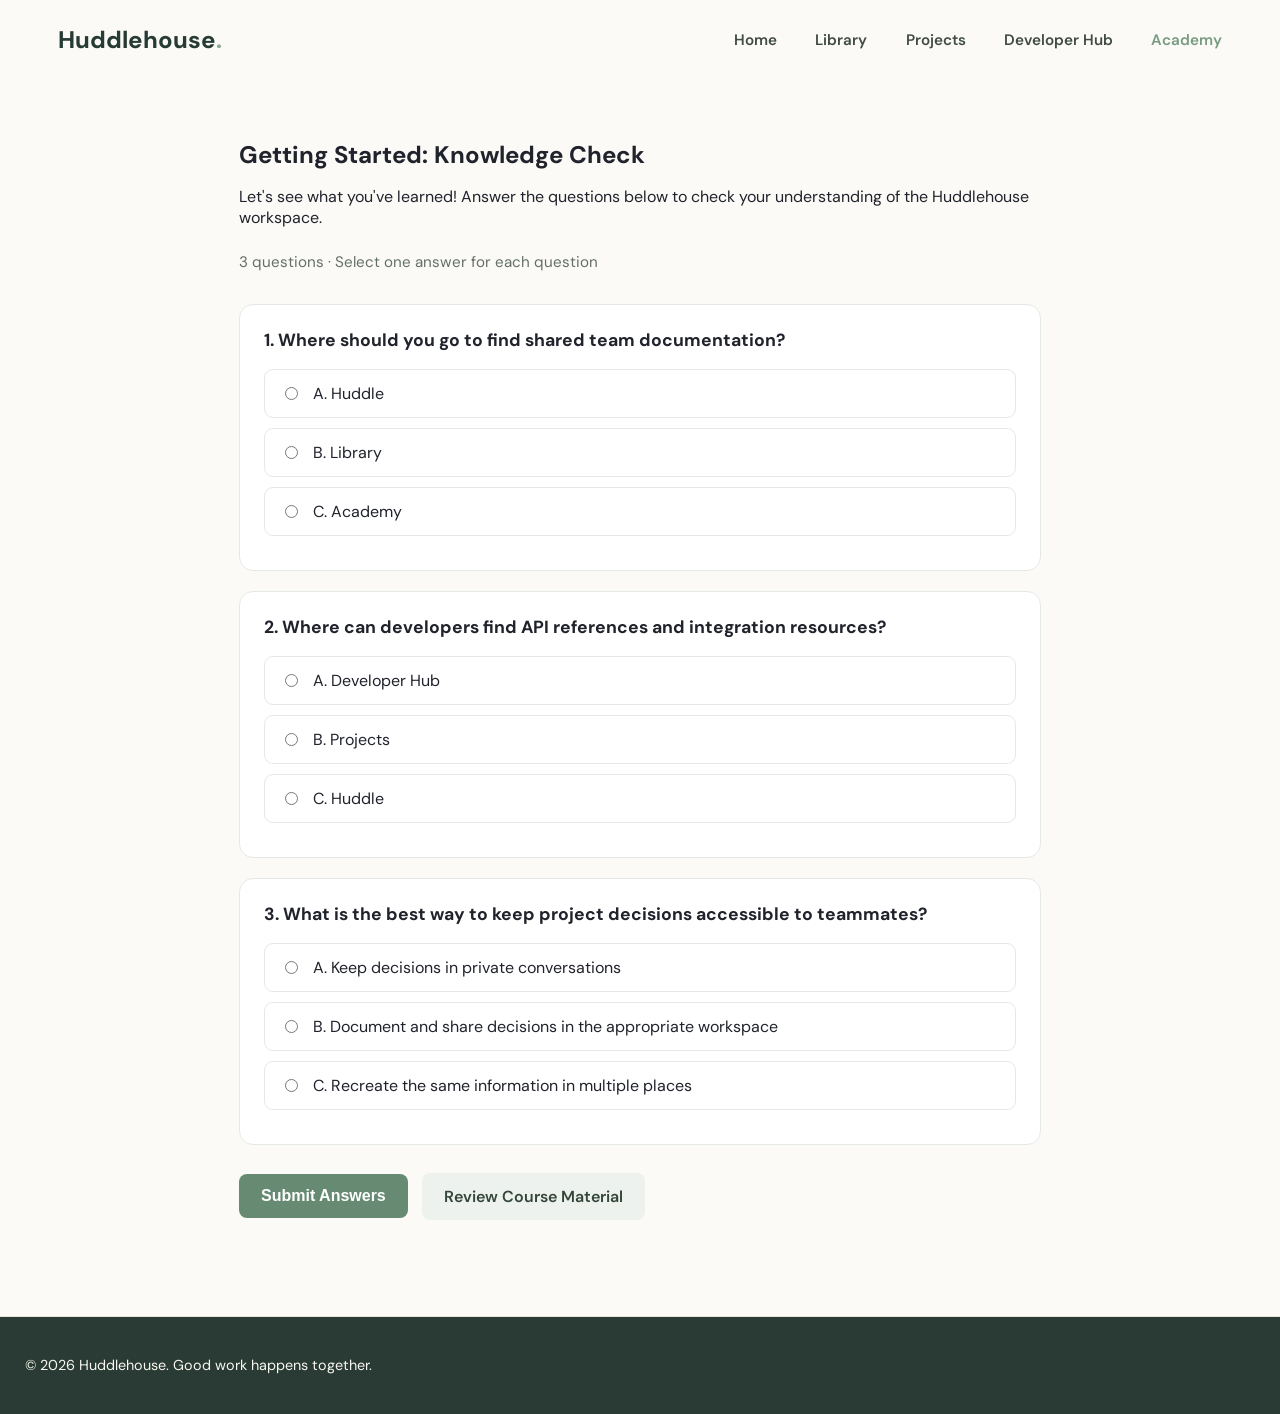
<file: quiz.html>
<!DOCTYPE html>
<html lang="en">
<head>
  <meta charset="UTF-8">
  <meta name="viewport" content="width=device-width, initial-scale=1.0">
  <title>Knowledge Check | Huddlehouse Academy</title>
  <link rel="stylesheet" href="styles.css">

  <style>
    .quiz-container {
      max-width: 850px;
      margin: 0 auto;
      padding: 40px 24px 80px;
    }

    .quiz-intro {
      margin-bottom: 32px;
    }

    .quiz-intro h1 {
      margin-bottom: 12px;
    }

    .quiz-progress {
      margin: 24px 0;
      color: #647067;
      font-size: 0.95rem;
    }

    .quiz-question {
      background: #fff;
      border: 1px solid #e5e9e5;
      border-radius: 14px;
      padding: 24px;
      margin-bottom: 20px;
    }

    .quiz-question h2 {
      font-size: 1.1rem;
      margin: 0 0 18px;
    }

    .quiz-option {
      display: flex;
      align-items: flex-start;
      gap: 12px;
      padding: 13px 15px;
      margin: 10px 0;
      border: 1px solid #e5e9e5;
      border-radius: 9px;
      cursor: pointer;
      transition: background 0.2s, border-color 0.2s;
    }

    .quiz-option:hover {
      background: #f5f8f5;
      border-color: #9bb9a3;
    }

    .quiz-option input {
      margin-top: 4px;
      accent-color: #668b72;
    }

    .quiz-actions {
      display: flex;
      flex-wrap: wrap;
      align-items: center;
      gap: 14px;
      margin-top: 28px;
    }

    .quiz-button {
      display: inline-block;
      border: none;
      border-radius: 8px;
      padding: 13px 22px;
      background: #668b72;
      color: white;
      font-size: 1rem;
      font-weight: 600;
      cursor: pointer;
      text-decoration: none;
    }

    .quiz-button:hover {
      background: #52745d;
    }

    .quiz-button.secondary {
      background: #eef2ee;
      color: #34463a;
    }

    .quiz-button.secondary:hover {
      background: #e1e9e2;
    }

    .quiz-results {
      display: none;
      margin-top: 32px;
      padding: 28px;
      border-radius: 14px;
      background: #f4f7f4;
      border: 1px solid #dce7dd;
    }

    .quiz-results h2 {
      margin-top: 0;
    }

    .completion-icon {
      font-size: 2.5rem;
      margin-bottom: 12px;
    }

    .completion-message {
      margin-bottom: 24px;
    }

    .quiz-score {
      font-size: 1.5rem;
      font-weight: 700;
      margin: 12px 0;
    }

    .answer-review {
      background: white;
      border: 1px solid #e5e9e5;
      border-radius: 10px;
      padding: 18px;
      margin-top: 16px;
    }

    .answer-review.correct {
      border-left: 5px solid #5c956d;
    }

    .answer-review.incorrect {
      border-left: 5px solid #c87970;
    }

    .answer-review p {
      margin-bottom: 8px;
    }

    .answer-status {
      font-weight: 700;
    }

    .quiz-message {
      color: #647067;
      margin-top: 12px;
    }

    @media (max-width: 600px) {
      .quiz-container {
        padding: 28px 16px 60px;
      }

      .quiz-question {
        padding: 18px;
      }
    }
  </style>
</head>

<body>

  <header class="site-header">
    <a href="index.html" class="logo">Huddlehouse<span>.</span></a>

    <nav class="main-nav">
      <a href="index.html">Home</a>
      <a href="library.html">Library</a>
      <a href="index.html#projects">Projects</a>
      <a href="developer.html">Developer Hub</a>
      <a href="academy.html" class="active">Academy</a>
    </nav>
  </header>

  <main class="quiz-container">

    <section class="quiz-intro">
      <p class="eyebrow">HUDDLEHOUSE ACADEMY · KNOWLEDGE CHECK</p>
      <h1>Getting Started: Knowledge Check</h1>
      <p>
        Let's see what you've learned! Answer the questions below
        to check your understanding of the Huddlehouse workspace.
      </p>
      <p class="quiz-progress">
        3 questions · Select one answer for each question
      </p>
    </section>

    <form id="quizForm">

      <section class="quiz-question">
        <h2>1. Where should you go to find shared team documentation?</h2>

        <label class="quiz-option">
          <input type="radio" name="q1" value="a">
          <span>A. Huddle</span>
        </label>

        <label class="quiz-option">
          <input type="radio" name="q1" value="b">
          <span>B. Library</span>
        </label>

        <label class="quiz-option">
          <input type="radio" name="q1" value="c">
          <span>C. Academy</span>
        </label>
      </section>

      <section class="quiz-question">
        <h2>2. Where can developers find API references and integration resources?</h2>

        <label class="quiz-option">
          <input type="radio" name="q2" value="a">
          <span>A. Developer Hub</span>
        </label>

        <label class="quiz-option">
          <input type="radio" name="q2" value="b">
          <span>B. Projects</span>
        </label>

        <label class="quiz-option">
          <input type="radio" name="q2" value="c">
          <span>C. Huddle</span>
        </label>
      </section>

      <section class="quiz-question">
        <h2>3. What is the best way to keep project decisions accessible to teammates?</h2>

        <label class="quiz-option">
          <input type="radio" name="q3" value="a">
          <span>A. Keep decisions in private conversations</span>
        </label>

        <label class="quiz-option">
          <input type="radio" name="q3" value="b">
          <span>B. Document and share decisions in the appropriate workspace</span>
        </label>

        <label class="quiz-option">
          <input type="radio" name="q3" value="c">
          <span>C. Recreate the same information in multiple places</span>
        </label>
      </section>

      <div class="quiz-actions" id="quizActions">
        <button type="submit" class="quiz-button">Submit Answers</button>

        <a href="article.html?doc=academy-getting-started"
           class="quiz-button secondary">
          Review Course Material
        </a>
      </div>

      <p class="quiz-message" id="quizMessage" role="status"></p>

    </form>

    <section class="quiz-results" id="quizResults" aria-live="polite">

      <div class="completion-icon" id="completionIcon"></div>

      <div class="completion-message">
        <h2 id="completionTitle"></h2>
        <p id="completionDescription"></p>
      </div>

      <p class="quiz-score" id="quizScore"></p>
      <p id="quizSummary"></p>

      <div id="answerReviews"></div>

      <div class="quiz-actions">
        <button type="button" class="quiz-button" id="retryButton">
          Try Again
        </button>

        <a href="academy.html" class="quiz-button secondary">
          Back to Academy
        </a>
      </div>

    </section>

  </main>

  <footer class="site-footer">
    <p>© 2026 Huddlehouse. Good work happens together.</p>
  </footer>

  <script>
    const questions = [
      {
        name: "q1",
        correct: "b",
        answer: "B. Library",
        explanation: "The Library is the shared knowledge space for team documentation, processes, FAQs, and reference materials."
      },
      {
        name: "q2",
        correct: "a",
        answer: "A. Developer Hub",
        explanation: "The Developer Hub provides API references, authentication guidance, and integration resources."
      },
      {
        name: "q3",
        correct: "b",
        answer: "B. Document and share decisions in the appropriate workspace",
        explanation: "Documenting decisions in a shared location helps teammates find important information and understand project context."
      }
    ];

    const completionKey = "huddlehouse-course-getting-started";

    const quizForm = document.getElementById("quizForm");
    const quizMessage = document.getElementById("quizMessage");
    const quizResults = document.getElementById("quizResults");

    quizForm.addEventListener("submit", function(event) {
      event.preventDefault();

      const answers = {};
      let unanswered = [];

      questions.forEach(function(question) {
        const selected = quizForm.querySelector(
          'input[name="' + question.name + '"]:checked'
        );

        if (!selected) {
          unanswered.push(question.name);
        } else {
          answers[question.name] = selected.value;
        }
      });

      if (unanswered.length > 0) {
        quizMessage.textContent =
          "Please answer all three questions before submitting.";
        return;
      }

      let score = 0;
      const answerReviews = document.getElementById("answerReviews");

      answerReviews.innerHTML = "";

      questions.forEach(function(question, index) {
        const isCorrect = answers[question.name] === question.correct;

        if (isCorrect) {
          score++;
        }

        const review = document.createElement("div");
        review.className = "answer-review " +
          (isCorrect ? "correct" : "incorrect");

        const heading = document.createElement("p");
        heading.className = "answer-status";
        heading.textContent = isCorrect ? "Correct!" : "Not quite.";

        const questionText = document.createElement("p");
        questionText.textContent = "Question " + (index + 1);

        const selectedText = document.createElement("p");
        const selectedOption = quizForm.querySelector(
          'input[name="' + question.name + '"]:checked'
        ).parentElement.textContent.trim();

        selectedText.textContent = "Your answer: " + selectedOption;

        const correctText = document.createElement("p");
        correctText.textContent = "Correct answer: " + question.answer;

        const explanation = document.createElement("p");
        explanation.textContent = question.explanation;

        review.append(
          heading,
          questionText,
          selectedText,
          correctText,
          explanation
        );

        answerReviews.appendChild(review);
      });

      const passed = score >= 2;
      const perfectScore = score === questions.length;

      if (passed) {
        localStorage.setItem(completionKey, "completed");
      }

      document.getElementById("quizScore").textContent =
        score + " out of " + questions.length + " correct";

      if (perfectScore) {
        document.getElementById("completionIcon").textContent = "🎉";
        document.getElementById("completionTitle").textContent =
          "Outstanding work!";
        document.getElementById("completionDescription").textContent =
          "You've answered every question correctly. You've mastered the Huddlehouse basics!";
        document.getElementById("quizSummary").textContent =
          "You've successfully completed this knowledge check.";
      } else if (passed) {
        document.getElementById("completionIcon").textContent = "🌟";
        document.getElementById("completionTitle").textContent =
          "Nice work!";
        document.getElementById("completionDescription").textContent =
          "You've passed the knowledge check. You're building a strong understanding of Huddlehouse.";
        document.getElementById("quizSummary").textContent =
          "Review the explanations below to reinforce what you've learned.";
      } else {
        document.getElementById("completionIcon").textContent = "📚";
        document.getElementById("completionTitle").textContent =
          "Keep learning!";
        document.getElementById("completionDescription").textContent =
          "You're not quite there yet, but that's okay. Review the course material and give it another try.";
        document.getElementById("quizSummary").textContent =
          "You need at least 2 correct answers to pass this knowledge check.";
      }

      quizResults.style.display = "block";
      quizMessage.textContent = "";

      quizForm.querySelectorAll("input").forEach(function(input) {
        input.disabled = true;
      });

      document.getElementById("quizActions").style.display = "none";

      quizResults.scrollIntoView({
        behavior: "smooth",
        block: "start"
      });
    });

    document.getElementById("retryButton").addEventListener("click", function() {
      quizForm.reset();

      quizForm.querySelectorAll("input").forEach(function(input) {
        input.disabled = false;
      });

      quizResults.style.display = "none";
      document.getElementById("quizActions").style.display = "flex";
      quizMessage.textContent = "";

      window.scrollTo({
        top: 0,
        behavior: "smooth"
      });
    });
  </script>

</body>
</html>
</file>
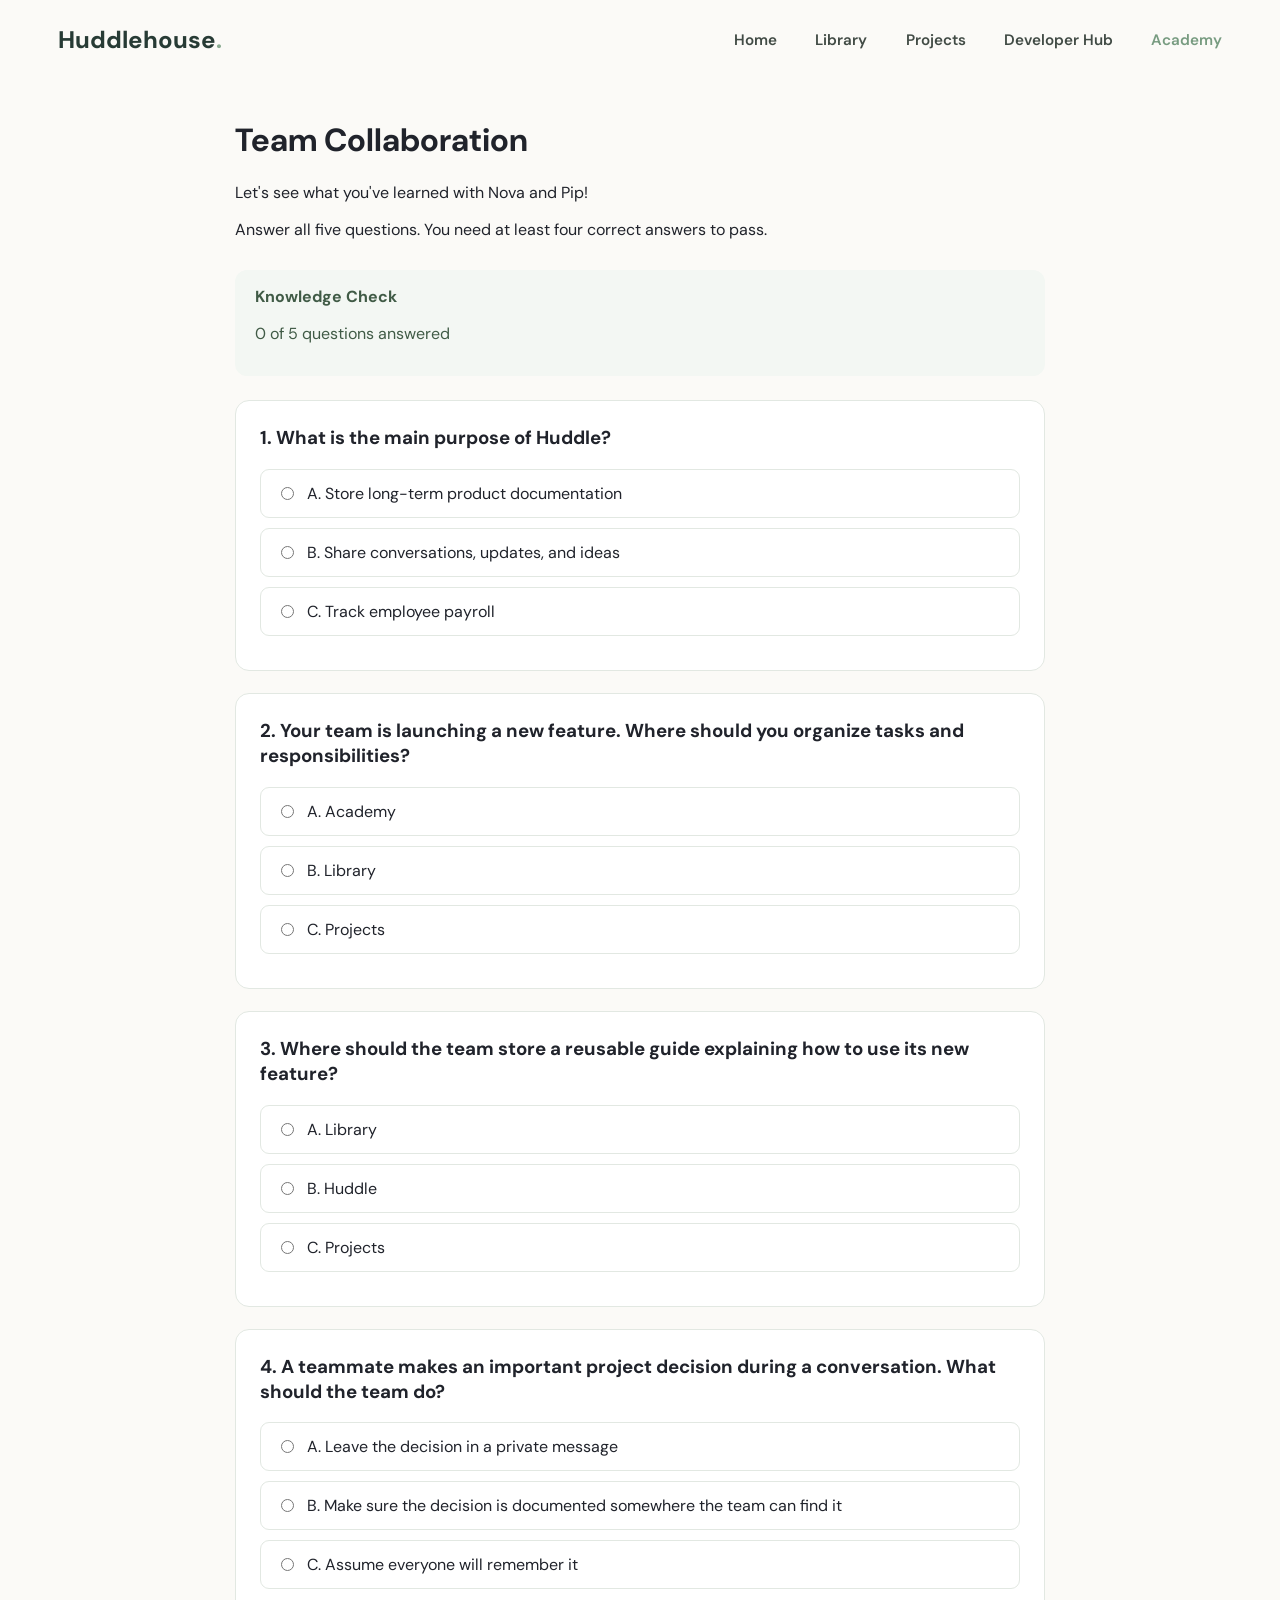
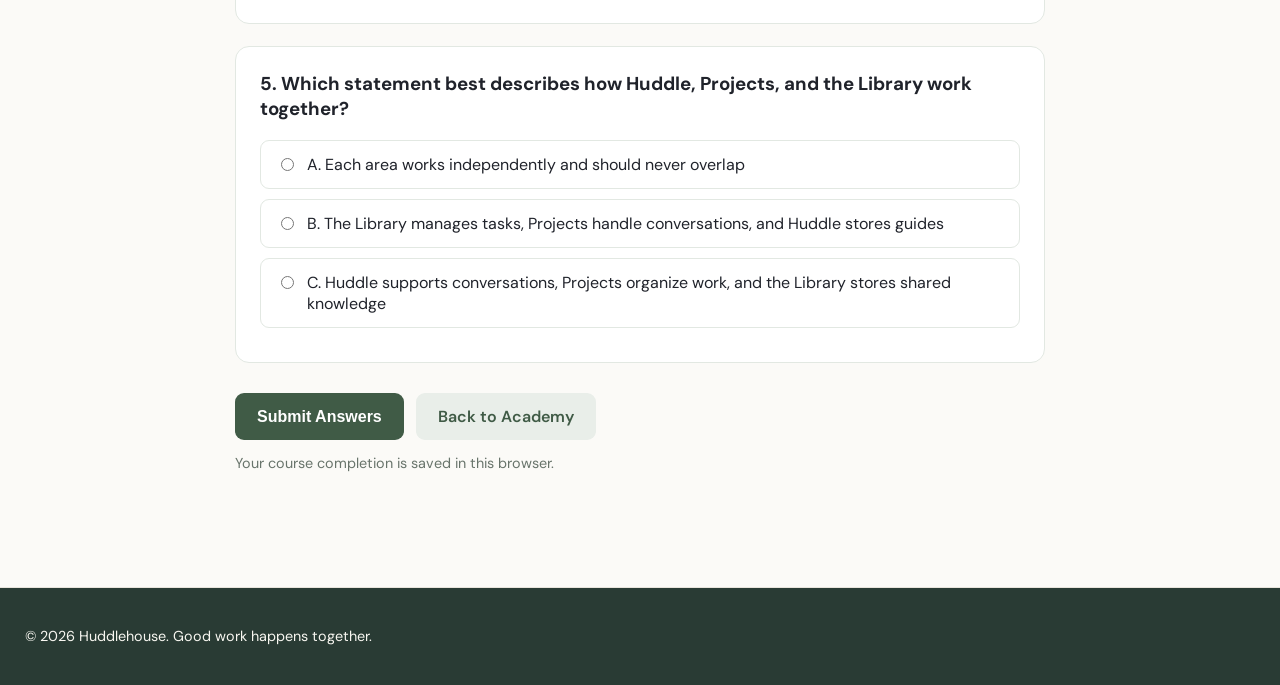
<file: team-collaboration-quiz.html>
<!DOCTYPE html>
<html lang="en">
<head>
    <meta charset="UTF-8">
    <meta name="viewport" content="width=device-width, initial-scale=1.0">
    <title>Team Collaboration Knowledge Check | Huddlehouse</title>
    <link rel="stylesheet" href="styles.css">

    <style>
        .quiz-container {
            max-width: 850px;
            margin: 40px auto;
            padding: 0 20px 60px;
        }

        .quiz-intro {
            margin-bottom: 30px;
        }

        .quiz-progress {
            padding: 16px 20px;
            margin: 24px 0;
            background: #f3f7f3;
            border-radius: 12px;
            color: #405b46;
        }

        .quiz-question {
            padding: 24px;
            margin: 22px 0;
            border: 1px solid #e2e8e2;
            border-radius: 14px;
            background: #ffffff;
        }

        .quiz-question h3 {
            margin-top: 0;
        }

        .quiz-option {
            display: flex;
            align-items: flex-start;
            gap: 10px;
            padding: 13px 15px;
            margin: 10px 0;
            border: 1px solid #e2e8e2;
            border-radius: 9px;
            cursor: pointer;
            transition: background 0.2s ease;
        }

        .quiz-option:hover {
            background: #f5f8f5;
        }

        .quiz-option input {
            margin-top: 4px;
        }

        .quiz-option.correct {
            background: #e8f4e9;
            border-color: #8dbb96;
        }

        .quiz-option.incorrect {
            background: #fff0ed;
            border-color: #e4a69b;
        }

        .quiz-feedback {
            display: none;
            margin-top: 16px;
            padding: 14px 16px;
            border-radius: 9px;
            line-height: 1.6;
        }

        .quiz-feedback.correct {
            display: block;
            background: #e8f4e9;
            color: #315e3a;
        }

        .quiz-feedback.incorrect {
            display: block;
            background: #fff0ed;
            color: #873e32;
        }

        .quiz-actions {
            display: flex;
            flex-wrap: wrap;
            gap: 12px;
            margin-top: 30px;
        }

        .quiz-button {
            padding: 13px 22px;
            border: none;
            border-radius: 9px;
            background: #405b46;
            color: white;
            font-size: 1rem;
            font-weight: 600;
            cursor: pointer;
        }

        .quiz-button:hover {
            background: #304735;
        }

        .quiz-button.secondary {
            background: #e9eee9;
            color: #405b46;
        }

        .quiz-results {
            display: none;
            margin-top: 30px;
            padding: 25px;
            border-radius: 14px;
            background: #f3f7f3;
        }

        .quiz-results h2 {
            margin-top: 0;
        }

        .quiz-results.passed {
            background: #e8f4e9;
        }

        .quiz-results.needs-review {
            background: #fff4e5;
        }

        .quiz-results .score {
            font-size: 2rem;
            font-weight: 700;
        }

        .quiz-note {
            color: #68746b;
            font-size: 0.9rem;
        }

        @media (max-width: 600px) {
            .quiz-question {
                padding: 18px;
            }

            .quiz-container {
                margin-top: 25px;
            }
        }
    </style>
</head>

<body>

    <header class="site-header">
        <a href="index.html" class="logo">Huddlehouse<span>.</span></a>

        <nav class="main-nav">
            <a href="index.html">Home</a>
            <a href="library.html">Library</a>
            <a href="index.html#projects">Projects</a>
            <a href="developer.html">Developer Hub</a>
            <a href="academy.html" class="active">Academy</a>
        </nav>
    </header>

    <main class="quiz-container">

        <div class="quiz-intro">
            <p class="eyebrow">HUDDLEHOUSE ACADEMY · KNOWLEDGE CHECK</p>
            <h1>Team Collaboration</h1>
            <p>Let's see what you've learned with Nova and Pip!</p>
            <p>Answer all five questions. You need at least four correct answers to pass.</p>
        </div>

        <div class="quiz-progress">
            <strong>Knowledge Check</strong>
            <p id="questionProgress">0 of 5 questions answered</p>
        </div>

        <form id="collaborationQuiz">

            <section class="quiz-question" data-question="1">
                <h3>1. What is the main purpose of Huddle?</h3>

                <label class="quiz-option">
                    <input type="radio" name="q1" value="A">
                    <span>A. Store long-term product documentation</span>
                </label>

                <label class="quiz-option">
                    <input type="radio" name="q1" value="B">
                    <span>B. Share conversations, updates, and ideas</span>
                </label>

                <label class="quiz-option">
                    <input type="radio" name="q1" value="C">
                    <span>C. Track employee payroll</span>
                </label>

                <div class="quiz-feedback" id="feedback1"></div>
            </section>

            <section class="quiz-question" data-question="2">
                <h3>2. Your team is launching a new feature. Where should you organize tasks and responsibilities?</h3>

                <label class="quiz-option">
                    <input type="radio" name="q2" value="A">
                    <span>A. Academy</span>
                </label>

                <label class="quiz-option">
                    <input type="radio" name="q2" value="B">
                    <span>B. Library</span>
                </label>

                <label class="quiz-option">
                    <input type="radio" name="q2" value="C">
                    <span>C. Projects</span>
                </label>

                <div class="quiz-feedback" id="feedback2"></div>
            </section>

            <section class="quiz-question" data-question="3">
                <h3>3. Where should the team store a reusable guide explaining how to use its new feature?</h3>

                <label class="quiz-option">
                    <input type="radio" name="q3" value="A">
                    <span>A. Library</span>
                </label>

                <label class="quiz-option">
                    <input type="radio" name="q3" value="B">
                    <span>B. Huddle</span>
                </label>

                <label class="quiz-option">
                    <input type="radio" name="q3" value="C">
                    <span>C. Projects</span>
                </label>

                <div class="quiz-feedback" id="feedback3"></div>
            </section>

            <section class="quiz-question" data-question="4">
                <h3>4. A teammate makes an important project decision during a conversation. What should the team do?</h3>

                <label class="quiz-option">
                    <input type="radio" name="q4" value="A">
                    <span>A. Leave the decision in a private message</span>
                </label>

                <label class="quiz-option">
                    <input type="radio" name="q4" value="B">
                    <span>B. Make sure the decision is documented somewhere the team can find it</span>
                </label>

                <label class="quiz-option">
                    <input type="radio" name="q4" value="C">
                    <span>C. Assume everyone will remember it</span>
                </label>

                <div class="quiz-feedback" id="feedback4"></div>
            </section>

            <section class="quiz-question" data-question="5">
                <h3>5. Which statement best describes how Huddle, Projects, and the Library work together?</h3>

                <label class="quiz-option">
                    <input type="radio" name="q5" value="A">
                    <span>A. Each area works independently and should never overlap</span>
                </label>

                <label class="quiz-option">
                    <input type="radio" name="q5" value="B">
                    <span>B. The Library manages tasks, Projects handle conversations, and Huddle stores guides</span>
                </label>

                <label class="quiz-option">
                    <input type="radio" name="q5" value="C">
                    <span>C. Huddle supports conversations, Projects organize work, and the Library stores shared knowledge</span>
                </label>

                <div class="quiz-feedback" id="feedback5"></div>
            </section>

            <div class="quiz-actions">
                <button type="submit" class="quiz-button" id="submitQuiz">
                    Submit Answers
                </button>

                <button type="button" class="quiz-button secondary" id="retryQuiz" style="display:none;">
                    Try Again
                </button>

                <a href="academy.html" class="quiz-button secondary" style="text-decoration:none;">
                    Back to Academy
                </a>
            </div>

        </form>

        <section class="quiz-results" id="quizResults" aria-live="polite">
            <h2 id="resultHeading"></h2>
            <p class="score" id="resultScore"></p>
            <p id="resultMessage"></p>
            <p id="completionMessage"></p>
        </section>

        <p class="quiz-note">
            Your course completion is saved in this browser.
        </p>

    </main>

    <footer class="site-footer">
        <p>© 2026 Huddlehouse. Good work happens together.</p>
    </footer>

    <script>
        const completionKey = "huddlehouse-course-team-collaboration";

        const answers = {
            q1: {
                correct: "B",
                explanation: "Huddle is where teammates share conversations, updates, questions, and ideas."
            },
            q2: {
                correct: "C",
                explanation: "Projects help teams organize goals, tasks, responsibilities, and progress."
            },
            q3: {
                correct: "A",
                explanation: "The Library is the shared knowledge space for guides, procedures, and reusable documentation."
            },
            q4: {
                correct: "B",
                explanation: "Important decisions should be documented somewhere teammates can find and reference later."
            },
            q5: {
                correct: "C",
                explanation: "Huddle supports conversations, Projects organize work, and the Library stores shared knowledge."
            }
        };

        const form = document.getElementById("collaborationQuiz");
        const questionProgress = document.getElementById("questionProgress");
        const submitButton = document.getElementById("submitQuiz");
        const retryButton = document.getElementById("retryQuiz");
        const results = document.getElementById("quizResults");

        function updateProgress() {
            let answered = 0;

            for (let i = 1; i <= 5; i++) {
                if (form.querySelector(`input[name="q${i}"]:checked`)) {
                    answered++;
                }
            }

            questionProgress.textContent =
                `${answered} of 5 questions answered`;
        }

        form.addEventListener("change", updateProgress);

        form.addEventListener("submit", function(event) {
            event.preventDefault();

            let score = 0;
            let unanswered = [];

            for (let i = 1; i <= 5; i++) {
                const selected = form.querySelector(
                    `input[name="q${i}"]:checked`
                );

                if (!selected) {
                    unanswered.push(i);
                }
            }

            if (unanswered.length > 0) {
                alert("Please answer all five questions before submitting.");
                form.querySelector(
                    `input[name="q${unanswered[0]}"]`
                ).focus();
                return;
            }

            for (let i = 1; i <= 5; i++) {
                const question = form.querySelector(
                    `[data-question="${i}"]`
                );

                const selected = form.querySelector(
                    `input[name="q${i}"]:checked`
                );

                const correctAnswer = answers[`q${i}`].correct;
                const feedback = document.getElementById(`feedback${i}`);

                const isCorrect = selected.value === correctAnswer;

                if (isCorrect) {
                    score++;
                }

                question.querySelectorAll(".quiz-option").forEach(option => {
                    const input = option.querySelector("input");

                    input.disabled = true;

                    if (input.value === correctAnswer) {
                        option.classList.add("correct");
                    } else if (input.checked) {
                        option.classList.add("incorrect");
                    }
                });

                feedback.className =
                    "quiz-feedback " + (isCorrect ? "correct" : "incorrect");

                feedback.innerHTML = isCorrect
                    ? `<strong>✓ Correct!</strong> ${answers[`q${i}`].explanation}`
                    : `<strong>✗ Not quite.</strong> The correct answer is ${correctAnswer}. ${answers[`q${i}`].explanation}`;
            }

            const passed = score >= 4;

            results.style.display = "block";
            results.className =
                "quiz-results " + (passed ? "passed" : "needs-review");

            document.getElementById("resultHeading").textContent =
                passed ? "🎉 Excellent work!" : "Keep learning!";

            document.getElementById("resultScore").textContent =
                `${score} / 5`;

            document.getElementById("resultMessage").textContent =
                passed
                    ? "You passed the Team Collaboration Knowledge Check!"
                    : "You need at least 4 correct answers to pass. Review the explanations and give it another try.";

            if (passed) {
                localStorage.setItem(completionKey, "completed");

                document.getElementById("completionMessage").textContent =
                    "✓ Team Collaboration has been marked as completed in your Academy.";
            } else {
                document.getElementById("completionMessage").textContent =
                    "Your course completion status has not changed.";
            }

            submitButton.style.display = "none";
            retryButton.style.display = "inline-block";

            results.scrollIntoView({
                behavior: "smooth",
                block: "center"
            });
        });

        retryButton.addEventListener("click", function() {
            form.reset();

            for (let i = 1; i <= 5; i++) {
                const question = form.querySelector(
                    `[data-question="${i}"]`
                );

                question.querySelectorAll(".quiz-option").forEach(option => {
                    option.classList.remove("correct", "incorrect");
                    option.querySelector("input").disabled = false;
                });

                const feedback = document.getElementById(`feedback${i}`);
                feedback.className = "quiz-feedback";
                feedback.textContent = "";
            }

            results.style.display = "none";
            submitButton.style.display = "inline-block";
            retryButton.style.display = "none";

            updateProgress();

            window.scrollTo({
                top: 0,
                behavior: "smooth"
            });
        });

        updateProgress();
    </script>

</body>
</html>
</file>
<file: styles.css>
@import url('https://fonts.googleapis.com/css2?family=DM+Sans:wght@400;500;600;700;800&display=swap');

:root {
  --ink: #20232b;
  --muted: #555963;
  --paper: #fbfaf7;
  --line: #e8e4dc;
  --mint: #dcebdc;
  --lavender: #e8def7;
  --yellow: #ffdfa0;
  --blue: #dcebf4;
  --radius: 22px;
}

* {
  box-sizing: border-box;
}

html {
  scroll-behavior: smooth;
}

body {
  margin: 0;
  background: var(--paper);
  color: var(--ink);
  font-family: 'DM Sans', Arial, sans-serif;
}

a {
  color: inherit;
  text-decoration: none;
}

/* ========================================
   GLOBAL HEADER AND BRANDING
======================================== */

.site-header {
  max-width: 1500px;
  margin: auto;
  padding: 24px 4.5%;
  display: flex;
  align-items: center;
  justify-content: space-between;
  gap: 28px;
}

.brand {
  display: flex;
  align-items: center;
  gap: 12px;
  font-size: 29px;
  font-weight: 800;
  letter-spacing: -1.4px;
  white-space: nowrap;
}

.brand-mark {
  width: 42px;
  height: 42px;
  border: 4px solid var(--ink);
  border-radius: 12px 12px 5px 5px;
  display: grid;
  place-items: center;
  font-size: 24px;
  color: #f4b94e;
  line-height: 1;
}

.main-nav,
.header-actions {
  display: flex;
  align-items: center;
  gap: clamp(18px, 3vw, 48px);
}

.main-nav a {
  font-size: 15px;
  font-weight: 600;
}

.main-nav a span {
  padding-left: 5px;
}

.header-actions {
  gap: 12px;
}

.search {
  font-size: 31px;
  line-height: 1;
  padding: 0 8px;
}

.button {
  display: inline-flex;
  align-items: center;
  justify-content: center;
  gap: 13px;
  padding: 15px 22px;
  border: 1px solid transparent;
  border-radius: 999px;
  font-weight: 700;
  font-size: 15px;
  transition: transform .18s, box-shadow .18s;
}

.button:hover {
  transform: translateY(-2px);
  box-shadow: 0 7px 18px #20232b18;
}

.button-dark {
  background: var(--ink);
  color: white;
}

.button-outline {
  border-color: #aaa59c;
  background: transparent;
}

.button.small {
  padding: 11px 17px;
  font-size: 14px;
  border-radius: 15px;
}

.menu-toggle {
  display: none;
}

/* ========================================
   GENERAL TYPOGRAPHY
======================================== */

.eyebrow {
  display: none;
  color: #779b80;
  font-size: 0.76rem;
  font-weight: 750;
  letter-spacing: 2px;
  margin-bottom: 18px;
}

/* ========================================
   HOMEPAGE HERO
======================================== */

.hero {
  max-width: 1500px;
  margin: 25px auto 36px;
  padding: 0 4.5%;
  display: grid;
  grid-template-columns: .95fr 1.25fr;
  align-items: center;
  gap: 18px;
  min-height: 410px;
}

.hero h1 {
  font-size: clamp(48px, 5.4vw, 82px);
  line-height: .99;
  letter-spacing: -4.5px;
  margin: 0 0 26px;
  font-weight: 800;
}

.hero-description {
  font-size: clamp(19px, 1.65vw, 25px);
  line-height: 1.42;
  color: #3f4249;
  max-width: 540px;
  margin: 0 0 30px;
}

.hero-actions {
  display: flex;
  gap: 14px;
  flex-wrap: wrap;
}

.hero-art {
  min-width: 0;
}

.hero-art img {
  display: block;
  width: 100%;
  height: auto;
  mix-blend-mode: multiply;
}

/* ========================================
   PORTFOLIO WELCOME BANNER
======================================== */

.portfolio-welcome {
  max-width: 1180px;
  margin: 32px auto 20px;
  padding: 42px 46px;
  background: linear-gradient(
    135deg,
    #f0edff 0%,
    #f5f1ff 55%,
    #eaf5ff 100%
  );
  border: 1px solid #e2dcf8;
  border-radius: 24px;
  position: relative;
  overflow: hidden;
  box-shadow: 0 10px 30px rgba(70, 55, 120, 0.06);
}

.portfolio-welcome::after {
  content: "✦";
  position: absolute;
  right: 35px;
  top: 15px;
  font-size: 90px;
  line-height: 1;
  color: rgba(113, 91, 190, 0.10);
  pointer-events: none;
}

.portfolio-welcome-content {
  max-width: 960px;
  position: relative;
  z-index: 1;
}

.portfolio-welcome .eyebrow {
  display: block;
  margin: 0 0 12px;
  color: #7562b5;
  font-size: 0.78rem;
  font-weight: 700;
  letter-spacing: 0.12em;
  text-transform: uppercase;
}

.portfolio-welcome h2 {
  margin: 0 0 16px;
  color: #282442;
  font-size: clamp(2rem, 4vw, 2.65rem);
  line-height: 1.2;
  letter-spacing: -0.035em;
}

.portfolio-welcome p {
  color: #514d65;
  font-size: 1rem;
  line-height: 1.75;
}

.portfolio-intro {
  margin-top: 24px;
  margin-bottom: 20px;
}

.portfolio-intro strong {
  color: #38334f;
}

/* Numbered portfolio descriptions */

.portfolio-highlights {
  display: grid;
  grid-template-columns: repeat(2, minmax(0, 1fr));
  gap: 22px 30px;
  margin: 24px 0;
  padding: 0;
}

.portfolio-highlight {
  display: flex;
  align-items: flex-start;
  gap: 14px;
  min-width: 0;
}

.highlight-number {
  display: flex;
  flex-shrink: 0;
  align-items: center;
  justify-content: center;
  width: 36px;
  height: 36px;
  border-radius: 11px;
  background: rgba(136, 114, 204, 0.13);
  color: #7562b5;
  font-size: 0.85rem;
  font-weight: 700;
}

.portfolio-highlight strong {
  display: block;
  color: #302947;
  margin-bottom: 5px;
  font-size: 0.98rem;
}

.portfolio-highlight p {
  margin: 0;
  color: #514d65;
  font-size: 0.91rem;
  line-height: 1.6;
}

.portfolio-welcome .portfolio-welcome-note {
  margin: 25px 0 0;
  padding-top: 20px;
  border-top: 1px solid rgba(113, 91, 190, 0.18);
  color: #62558f;
  font-weight: 600;
}

.portfolio-welcome .portfolio-signoff {
  margin: 18px 0 0;
  color: #7562b5;
  font-weight: 600;
}

/* ========================================
   PORTFOLIO SECTION INTRODUCTION
======================================== */

.portfolio-sections-intro {
  max-width: 850px;
  margin: 65px auto 28px;
  padding: 0 20px;
  text-align: center;
}

.portfolio-sections-intro .eyebrow {
  display: block;
  color: #8872cc;
  font-size: 0.78rem;
  font-weight: 700;
  letter-spacing: 0.12em;
  text-transform: uppercase;
  margin-bottom: 10px;
}

.portfolio-sections-intro h2 {
  color: #282442;
  font-size: clamp(1.8rem, 3vw, 2.4rem);
  margin: 0 0 12px;
}

.portfolio-sections-intro p:last-child {
  max-width: 680px;
  margin: 0 auto;
  color: #625d70;
  font-size: 1rem;
  line-height: 1.7;
}

/* ========================================
   ABOUT ELIZA
======================================== */

.about-eliza {
  max-width: 1180px;
  margin: 75px auto 55px;
  padding: 0 4.5%;
}

.about-eliza-content {
  position: relative;
  overflow: hidden;
  padding: 48px 52px;
  border: 1px solid #e2dcf8;
  border-radius: 24px;
  background: linear-gradient(
    135deg,
    #f5f1ff 0%,
    #f0edff 55%,
    #eef6fb 100%
  );
  box-shadow: 0 10px 30px rgba(70, 55, 120, 0.05);
}

.about-eliza-content::after {
  content: "✦";
  position: absolute;
  right: 35px;
  top: 12px;
  color: rgba(113, 91, 190, 0.09);
  font-size: 100px;
  line-height: 1;
  pointer-events: none;
}

.about-eliza .eyebrow {
  display: block;
  position: relative;
  z-index: 1;
  margin: 0 0 12px;
  color: #7562b5;
  font-size: 0.78rem;
  font-weight: 700;
  letter-spacing: 0.12em;
  text-transform: uppercase;
}

.about-eliza-content > h2 {
  position: relative;
  z-index: 1;
  margin: 0 0 12px;
  color: #282442;
  font-size: clamp(2rem, 4vw, 2.7rem);
  line-height: 1.2;
  letter-spacing: -0.04em;
}

.about-eliza-content > h3 {
  position: relative;
  z-index: 1;
  margin: 0 0 22px;
  color: #62558f;
  font-size: clamp(1.15rem, 2vw, 1.4rem);
  line-height: 1.4;
}

.about-eliza-content > p:not(.eyebrow) {
  position: relative;
  z-index: 1;
  max-width: 900px;
  margin: 0 0 16px;
  color: #514d65;
  font-size: 1rem;
  line-height: 1.75;
}

.about-eliza-focus {
  position: relative;
  z-index: 1;
  display: flex;
  flex-wrap: wrap;
  gap: 10px;
  margin: 26px 0 30px;
}

.about-eliza-focus span {
  display: inline-flex;
  align-items: center;
  padding: 9px 15px;
  border: 1px solid rgba(117, 98, 181, 0.18);
  border-radius: 999px;
  background: rgba(255, 255, 255, 0.7);
  color: #554a7d;
  font-size: 0.86rem;
  font-weight: 600;
}

.about-eliza-approach {
  position: relative;
  z-index: 1;
  max-width: 900px;
  margin-top: 28px;
  padding: 22px 25px;
  border-left: 4px solid #a99bd6;
  border-radius: 0 14px 14px 0;
  background: rgba(255, 255, 255, 0.58);
}

.about-eliza-approach h3 {
  margin: 0 0 8px;
  color: #38334f;
  font-size: 1.1rem;
}

.about-eliza-approach p {
  margin: 0;
  color: #514d65;
  font-size: 0.96rem;
  line-height: 1.7;
}

/* ========================================
   HOMEPAGE FEATURE CARDS
======================================== */

.features {
  max-width: 1500px;
  margin: 0 auto;
  padding: 0 2.3%;
  display: grid;
  grid-template-columns: repeat(5, minmax(0, 1fr));
  gap: 18px;
}

.feature-card {
  border: 1px solid var(--line);
  border-radius: var(--radius);
  padding: 14px 20px 20px;
  min-width: 0;
  display: flex;
  flex-direction: column;
  align-items: flex-start;
  background: #ffffff65;
  transition: transform .2s, border-color .2s;
}

.feature-card:hover {
  transform: translateY(-4px);
  border-color: #c8c2b7;
}

.feature-card img {
  width: 100%;
  height: 142px;
  object-fit: contain;
  mix-blend-mode: multiply;
  margin-bottom: 8px;
}

.feature-card h2 {
  font-size: 20px;
  letter-spacing: -.6px;
  margin: 0 0 10px;
}

.feature-card p {
  font-size: 16px;
  line-height: 1.45;
  color: #444852;
  margin: 0 0 18px;
  flex: 1;
}

.feature-card a {
  font-size: 15px;
  font-weight: 700;
  text-decoration: underline;
  text-underline-offset: 4px;
}

.feature-card a span {
  display: inline-block;
  margin-left: 7px;
  text-decoration: none;
}

/* ========================================
   HOMEPAGE BOTTOM NOTE AND FOOTER
======================================== */

.bottom-note {
  display: flex;
  align-items: center;
  justify-content: center;
  gap: 18px;
  margin: 42px auto 28px;
  padding: 20px 4%;
  text-align: center;
  font-size: 17px;
  color: #424650;
}

.sparkle {
  font-size: 23px;
  color: #dcae48;
}

footer {
  max-width: 1400px;
  margin: 0 auto;
  padding: 20px 4.5% 35px;
  display: flex;
  justify-content: space-between;
  color: #777;
  font-size: 13px;
  border-top: 1px solid var(--line);
}

/* ========================================
   HUDDLEHOUSE LIBRARY PAGE
======================================== */

.logo {
  font-size: 1.5rem;
  font-weight: 750;
  color: #273b35;
  text-decoration: none;
}

.logo span {
  color: #8aab91;
}

/* Library navigation */

.main-nav a {
  color: #414b45;
  text-decoration: none;
  font-size: 0.95rem;
  font-weight: 600;
  transition: color 0.2s ease;
}

.main-nav a:hover,
.main-nav a.active {
  color: #779b80;
}

/* Library hero */

.library-hero {
  background: #f1f4eb;
  padding: 100px 8%;
  text-align: center;
}

.library-hero-content {
  max-width: 760px;
  margin: 0 auto;
}

.library-hero .eyebrow {
  display: block;
  color: #779b80;
  font-size: 0.76rem;
  font-weight: 750;
  letter-spacing: 2px;
  margin-bottom: 18px;
}

.library-hero h1 {
  color: #283b33;
  font-size: clamp(2.5rem, 5vw, 4.2rem);
  line-height: 1.12;
  margin: 0 auto 22px;
  max-width: 700px;
}

.library-hero h1 span {
  color: #83a78a;
}

.library-hero-content > p:not(.eyebrow) {
  color: #657169;
  font-size: 1.1rem;
  line-height: 1.8;
  max-width: 650px;
  margin: 0 auto 30px;
}

.primary-button {
  display: inline-block;
  background: #789b80;
  color: white;
  padding: 14px 25px;
  border-radius: 9px;
  text-decoration: none;
  font-weight: 650;
  transition: background 0.2s ease, transform 0.2s ease;
}

.primary-button:hover {
  background: #5f8268;
  transform: translateY(-2px);
}

/* Documentation section */

.library-content {
  max-width: 1180px;
  margin: 0 auto;
  padding: 85px 7%;
}

.section-heading {
  text-align: center;
  margin-bottom: 45px;
}

.section-heading h2 {
  color: #283b33;
  font-size: 2.3rem;
  margin: 0 0 12px;
}

.section-heading > p:last-child {
  color: #68736c;
  line-height: 1.7;
}

/* Documentation cards */

.documentation-grid {
  display: grid;
  grid-template-columns: repeat(3, minmax(0, 1fr));
  gap: 25px;
}

.documentation-card {
  background: #fff;
  border: 1px solid #e9e9e1;
  border-radius: 16px;
  padding: 30px;
  box-shadow: 0 5px 18px rgba(40, 59, 51, 0.05);
  transition: transform 0.2s ease, box-shadow 0.2s ease;
}

.documentation-card:hover {
  transform: translateY(-5px);
  box-shadow: 0 12px 28px rgba(40, 59, 51, 0.10);
}

.documentation-icon {
  display: flex;
  align-items: center;
  justify-content: center;
  width: 55px;
  height: 55px;
  background: #f0f4eb;
  border-radius: 14px;
  font-size: 1.7rem;
  margin-bottom: 24px;
}

.card-category {
  color: #829b83;
  font-size: 0.72rem;
  font-weight: 750;
  letter-spacing: 1.5px;
  margin-bottom: 12px;
}

.documentation-card h3 {
  color: #293b34;
  font-size: 1.25rem;
  line-height: 1.4;
  margin: 0 0 13px;
}

.documentation-card > p:not(.card-category) {
  color: #69736c;
  font-size: 0.94rem;
  line-height: 1.7;
  margin-bottom: 25px;
}

.documentation-card a {
  color: #62866b;
  font-weight: 700;
  text-decoration: none;
}

.documentation-card a:hover {
  text-decoration: underline;
}

/* Library help section */

.library-help {
  background: #f7f3ed;
  text-align: center;
  padding: 75px 8%;
}

.library-help > div {
  max-width: 680px;
  margin: 0 auto;
}

.library-help h2 {
  color: #293b34;
  font-size: 2rem;
  margin-bottom: 15px;
}

.library-help p:not(.eyebrow) {
  color: #68736c;
  line-height: 1.8;
}

/* Library footer */

.site-footer {
  background: #293b34;
  color: #f8f7f1;
  text-align: center;
  padding: 25px;
  font-size: 0.9rem;
}

/* ========================================
   DOCUMENTATION ARTICLE LAYOUT
======================================== */

.article-layout {
  display: grid;
  grid-template-columns: 260px minmax(0, 820px);
  justify-content: center;
  gap: 65px;
  max-width: 1250px;
  margin: 0 auto;
  padding: 65px 35px 100px;
  min-height: 70vh;
}

/* Sidebar */

.article-sidebar {
  border-right: 1px solid #e9e9e1;
  padding: 10px 30px 30px 0;
}

.back-link {
  display: inline-block;
  color: #779b80;
  text-decoration: none;
  font-size: 0.9rem;
  font-weight: 650;
  margin-bottom: 35px;
}

.article-sidebar h3 {
  color: #293b34;
  font-size: 1rem;
  margin-bottom: 20px;
}

.article-nav {
  display: flex;
  flex-direction: column;
  gap: 8px;
}

.article-nav a {
  color: #626d65;
  text-decoration: none;
  padding: 11px 13px;
  border-radius: 8px;
  font-size: 0.92rem;
  transition: background 0.2s ease, color 0.2s ease;
}

.article-nav a:hover {
  background: #f0f4eb;
  color: #55765d;
}

/* Article content */

.article-content {
  min-width: 0;
  color: #414b45;
  line-height: 1.8;
}

#article-breadcrumb {
  color: #89928b;
  font-size: 0.85rem;
  margin-bottom: 35px;
}

#article-breadcrumb a {
  color: #779b80;
  text-decoration: none;
}

#markdown-content h1 {
  color: #293b34;
  font-size: 2.5rem;
  line-height: 1.2;
  margin: 0 0 25px;
}

#markdown-content h2 {
  color: #344b3f;
  font-size: 1.65rem;
  margin: 42px 0 15px;
  padding-bottom: 10px;
  border-bottom: 1px solid #e9eee7;
}

#markdown-content h3 {
  color: #43594a;
  font-size: 1.2rem;
  margin: 28px 0 10px;
}

#markdown-content p {
  margin: 0 0 18px;
}

#markdown-content ul,
#markdown-content ol {
  padding-left: 25px;
  margin-bottom: 22px;
}

#markdown-content li {
  padding-left: 5px;
  margin-bottom: 9px;
}

#markdown-content a {
  color: #62866b;
  font-weight: 600;
}

#markdown-content blockquote {
  background: #f1f4eb;
  border-left: 4px solid #86a88c;
  padding: 16px 22px;
  margin: 25px 0;
  border-radius: 0 8px 8px 0;
  color: #536457;
}

#markdown-content table {
  width: 100%;
  border-collapse: collapse;
  margin: 25px 0;
  font-size: 0.94rem;
}

#markdown-content th,
#markdown-content td {
  border: 1px solid #e4e8df;
  padding: 13px 15px;
  text-align: left;
}

#markdown-content th {
  background: #f0f4eb;
  color: #344b3f;
}

#markdown-content tr:nth-child(even) {
  background: #fafbf8;
}

#markdown-content hr {
  border: 0;
  border-top: 1px solid #e9e9e1;
  margin: 35px 0;
}

/* ========================================
   RESPONSIVE LAYOUT
======================================== */

@media (max-width: 1050px) {
  .site-header {
    flex-wrap: wrap;
  }

  .main-nav {
    order: 3;
    width: 100%;
    justify-content: center;
  }

  .hero {
    grid-template-columns: 1fr 1.1fr;
  }

  .features {
    grid-template-columns: repeat(3, 1fr);
  }

  .feature-card:nth-child(4),
  .feature-card:nth-child(5) {
    grid-column: auto;
  }
}

@media (max-width: 850px) {
  .documentation-grid {
    grid-template-columns: repeat(2, minmax(0, 1fr));
  }

  .main-nav {
    gap: 16px;
  }
}

@media (max-width: 800px) {
  .article-layout {
    grid-template-columns: 1fr;
    gap: 30px;
    padding: 35px 22px 65px;
  }

  .article-sidebar {
    border-right: none;
    border-bottom: 1px solid #e9e9e1;
    padding: 0 0 25px;
  }

  .article-nav {
    flex-direction: row;
    flex-wrap: wrap;
  }

  #markdown-content h1 {
    font-size: 2rem;
  }

  #markdown-content h2 {
    font-size: 1.4rem;
  }
}

/* Tablet and mobile */

@media (max-width: 768px) {
  .portfolio-welcome {
    margin: 22px 18px 24px;
    padding: 30px 24px;
  }

  .portfolio-highlights {
    grid-template-columns: 1fr;
    gap: 18px;
  }

  .portfolio-welcome::after {
    right: 15px;
    top: 12px;
    font-size: 65px;
  }

  .portfolio-sections-intro {
    margin-top: 44px;
    margin-bottom: 22px;
  }

  .about-eliza {
    margin: 50px auto 40px;
    padding: 0 18px;
  }

  .about-eliza-content {
    padding: 34px 28px;
  }

  .about-eliza-content::after {
    right: 15px;
    top: 10px;
    font-size: 70px;
  }

  .about-eliza-focus {
    gap: 8px;
  }

  .about-eliza-focus span {
    font-size: 0.82rem;
    padding: 8px 12px;
  }
}

/* Small mobile screens */

@media (max-width: 700px) {
  .site-header {
    padding: 18px 5%;
    gap: 12px;
  }

  .brand {
    font-size: 24px;
  }

  .brand-mark {
    width: 36px;
    height: 36px;
  }

  .menu-toggle {
    display: block;
    margin-left: auto;
    border: 1px solid var(--line);
    border-radius: 12px;
    padding: 9px 12px;
    background: white;
    color: var(--ink);
    font: inherit;
  }

  .main-nav {
    display: none;
    order: 4;
    flex-direction: column;
    align-items: flex-start;
    padding: 12px 0;
  }

  .main-nav.is-open {
    display: flex;
  }

  .header-actions {
    width: 100%;
    justify-content: flex-end;
    order: 5;
  }

  .search {
    display: none;
  }

  .hero {
    margin: 22px auto 26px;
    padding: 0 5%;
    grid-template-columns: 1fr;
    gap: 8px;
  }

  .hero h1 {
    font-size: clamp(46px, 12vw, 66px);
    letter-spacing: -3px;
  }

  .hero-description {
    font-size: 19px;
  }

  .hero-art {
    margin: 0 -2%;
  }

  .features {
    padding: 0 5%;
    grid-template-columns: repeat(2, minmax(0, 1fr));
    gap: 12px;
  }

  .feature-card {
    padding: 10px 13px 16px;
    border-radius: 17px;
  }

  .feature-card img {
    height: 112px;
  }

  .feature-card h2 {
    font-size: 17px;
  }

  .feature-card p {
    font-size: 14px;
  }

  .feature-card a {
    font-size: 13px;
  }

  .feature-card:last-child {
    grid-column: 1 / -1;
  }

  .feature-card:last-child img {
    height: 125px;
    align-self: center;
    max-width: 260px;
  }

  .about-eliza {
    padding: 0 12px;
    margin: 38px auto 32px;
  }

  .about-eliza-content {
    padding: 28px 22px;
    border-radius: 18px;
  }

  .about-eliza-approach {
    padding: 18px;
  }

  .bottom-note {
    font-size: 14px;
    margin: 25px auto 20px;
    gap: 9px;
  }

  footer {
    padding: 18px 5% 28px;
    gap: 12px;
    flex-direction: column;
  }

  .library-hero {
    padding: 70px 7%;
  }

  .documentation-grid {
    grid-template-columns: 1fr;
  }

  .library-content {
    padding: 60px 6%;
  }

  .library-help {
    padding: 60px 7%;
  }
}

/* Very small mobile screens */

@media (max-width: 480px) {
  .portfolio-welcome {
    margin: 16px 12px;
    padding: 24px 20px;
    border-radius: 16px;
  }

  .portfolio-welcome h2 {
    font-size: 1.65rem;
  }

  .portfolio-welcome p,
  .portfolio-highlight p {
    font-size: 0.92rem;
  }

  .portfolio-sections-intro {
    padding: 0 18px;
  }

  .portfolio-highlight {
    gap: 11px;
  }

  .highlight-number {
    width: 32px;
    height: 32px;
  }

  .about-eliza-content > h2 {
    font-size: 1.9rem;
  }

  .about-eliza-content > h3 {
    font-size: 1.1rem;
  }

  .about-eliza-content > p:not(.eyebrow) {
    font-size: 0.94rem;
  }

  .about-eliza-focus span {
    font-size: 0.78rem;
  }
}
</file>
